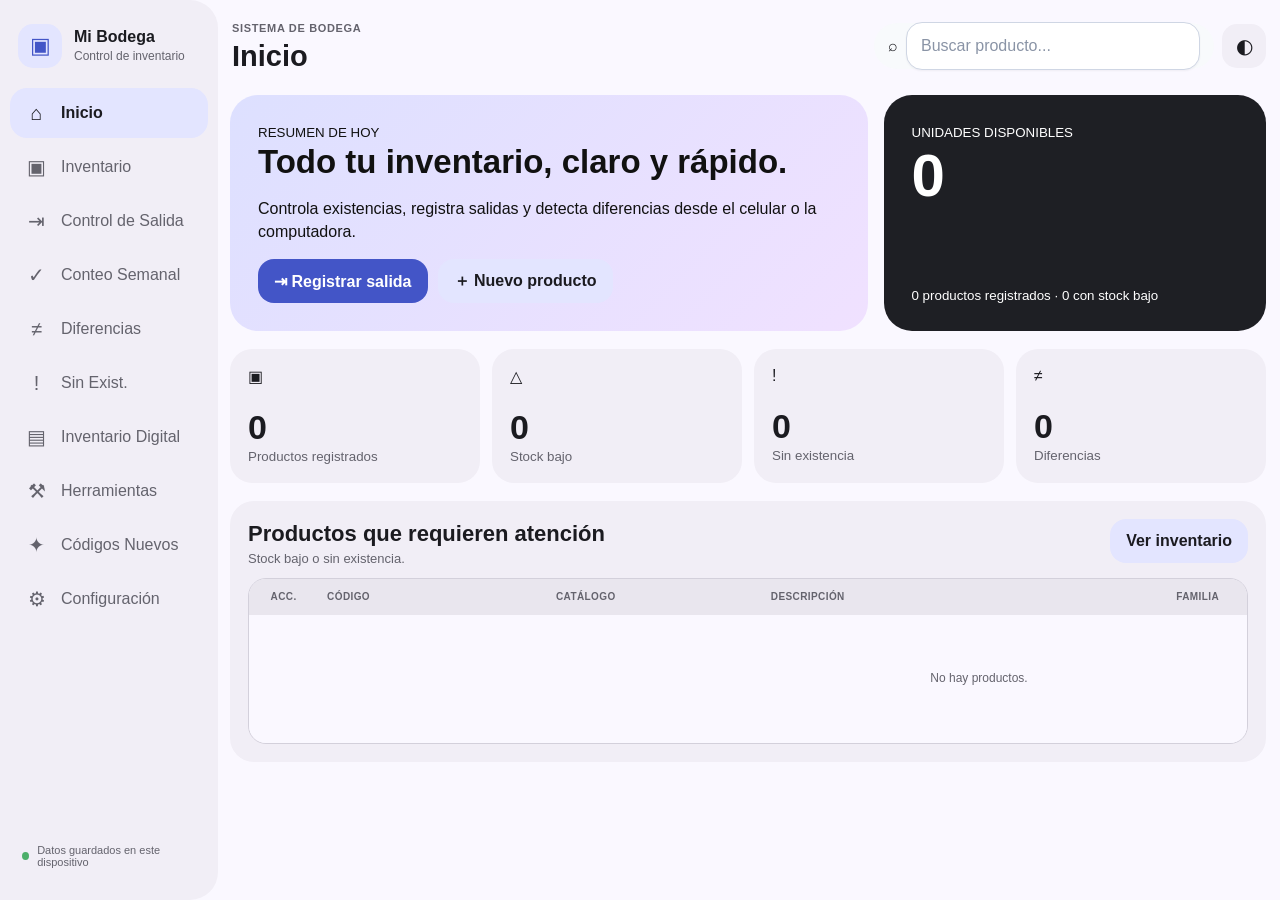
<file: index.html>
<!DOCTYPE html>
<html lang="es">
<head>
<meta charset="UTF-8">
<meta name="viewport" content="width=device-width, initial-scale=1, viewport-fit=cover">
<meta name="theme-color" content="#f7f5ff">
<title>Mi Bodega</title>
<link rel="stylesheet" href="styles.css">
  <link rel="manifest" href="manifest.webmanifest">
</head>
<body>
<div class="app">
  <aside class="sidebar" id="sidebar">
    <div class="brand">
      <div class="brand-icon">▣</div>
      <div><strong id="brandName">Mi Bodega</strong><small>Control de inventario</small></div>
    </div>
    <nav id="sideNav">
      <button class="nav active" data-page="inicio"><span>⌂</span>Inicio</button>
      <button class="nav" data-page="inventario"><span>▣</span>Inventario</button>
      <button class="nav" data-page="salida"><span>⇥</span>Control de Salida</button>
      <button class="nav" data-page="conteo"><span>✓</span>Conteo Semanal</button>
      <button class="nav" data-page="diferencias"><span>≠</span>Diferencias</button>
      <button class="nav" data-page="sinexist"><span>!</span>Sin Exist.</button>
      <button class="nav" data-page="digital"><span>▤</span>Inventario Digital</button>
      <button class="nav" data-page="herramientas"><span>⚒</span>Herramientas</button>
      <button class="nav" data-page="nuevos"><span>✦</span>Códigos Nuevos</button>
      <button class="nav" data-page="config"><span>⚙</span>Configuración</button>
    </nav>
    <div class="side-foot"><span class="dot"></span> Datos guardados en este dispositivo</div>
  </aside>

  <main class="main">
    <header class="topbar">
      <div class="title-wrap">
        <button class="icon-btn mobile-only" id="menuBtn">☰</button>
        <div><small>Sistema de bodega</small><h1 id="pageTitle">Inicio</h1></div>
      </div>
      <div class="top-actions">
        <div class="search"><span>⌕</span><input id="globalSearch" placeholder="Buscar producto..."></div>
        <button class="icon-btn" id="themeBtn">◐</button>
      </div>
    </header>
    <section id="content" class="content"></section>
  </main>
</div>

<nav class="bottom-nav">
  <button class="bottom active" data-page="inicio"><span>⌂</span><small>Inicio</small></button>
  <button class="bottom" data-page="inventario"><span>▣</span><small>Inventario</small></button>
  <button class="bottom" data-page="salida"><span>⇥</span><small>Salida</small></button>
  <button class="bottom" data-page="conteo"><span>✓</span><small>Conteo</small></button>
  <button class="bottom" id="moreBtn"><span>•••</span><small>Más</small></button>
</nav>

<div class="scrim" id="scrim"></div>

<dialog id="productDialog">
  <form id="productForm" class="dialog-card">
    <div class="dialog-head">
      <div><small>Inventario</small><h2 id="productDialogTitle">Agregar producto</h2></div>
      <button type="button" class="icon-btn" data-close="productDialog">×</button>
    </div>
    <div class="grid2">
      <label>Código<input id="pCode" required></label>
      <label>Catálogo<input id="pCatalog"></label>
    </div>
    <label>Descripción<input id="pName" required></label>
    <div class="grid2">
      <label>Familia<input id="pFamily" required></label>
      <label>Ubicación<input id="pLocation"></label>
    </div>
    <div class="grid4">
      <label>Exist.<input id="pStock" class="no-spinner" type="number" min="0" value="0" required></label>
      <label>Mín.<input id="pMin" class="no-spinner" type="number" min="0" value="0" required></label>
      <label>Máx.<input id="pMax" class="no-spinner" type="number" min="0" value="0" required></label>
      <label>Reposición<input id="pReorder" class="no-spinner locked-field" type="number" min="0" value="0" readonly title="Se calcula automáticamente: Máx. - Exist."></label>
    </div>
    <div class="dialog-actions">
      <button type="button" class="btn tonal" data-close="productDialog">Cancelar</button>
      <button class="btn primary" type="submit">Guardar</button>
    </div>
  </form>
</dialog>

<dialog id="productDetailDialog">
  <div class="dialog-card">
    <div class="dialog-head">
      <div><small>Detalle del producto</small><h2 id="pdTitle">Producto</h2></div>
      <button class="icon-btn" data-close="productDetailDialog">×</button>
    </div>
    <div id="pdContent" class="detail-list"></div>
    <div class="dialog-actions">
      <button class="btn tonal" id="editProductFromDetail">✎ Editar</button>
      <button class="btn primary" data-close="productDetailDialog">Cerrar</button>
    </div>
  </div>
</dialog>

<dialog id="movementDetailDialog">
  <div class="dialog-card">
    <div class="dialog-head">
      <div><small>Detalle de salida</small><h2 id="mdTitle">Salida</h2></div>
      <button class="icon-btn" data-close="movementDetailDialog">×</button>
    </div>
    <div id="mdContent" class="detail-list"></div>
    <div class="dialog-actions"><button class="btn primary" data-close="movementDetailDialog">Cerrar</button></div>
  </div>
</dialog>

<dialog id="editQtyDialog">
  <form id="editQtyForm" class="dialog-card">
    <div class="dialog-head">
      <div><small>Control de salida</small><h2>Editar cantidad</h2></div>
      <button type="button" class="icon-btn" data-close="editQtyDialog">×</button>
    </div>
    <div class="mini-summary">
      <div><small>Código</small><strong id="eqCode">—</strong></div>
      <div><small>Descripción</small><strong id="eqName">—</strong></div>
    </div>
    <label>Cantidad<input id="eqQty" class="no-spinner" type="number" min="1" step="1" required></label>
    <small id="eqInfo" class="hint"></small>
    <div class="notice">↔ Al cambiar la cantidad, el inventario se ajustará automáticamente.</div>
    <div class="dialog-actions">
      <button type="button" class="btn tonal" data-close="editQtyDialog">Cancelar</button>
      <button class="btn primary" type="submit">Actualizar</button>
    </div>
  </form>
</dialog>


<dialog id="createWeekDialog">
  <form id="createWeekForm" class="dialog-card">
    <div class="dialog-head">
      <div>
        <small>Conteo Semanal</small>
        <h2>Crear semana</h2>
      </div>
      <button type="button" class="icon-btn" data-close="createWeekDialog" aria-label="Cerrar">×</button>
    </div>

    <label>Nombre de la semana
      <input id="cwLabel" required placeholder="Ej. SEMANA 07/09/2026 - 13/09/2026">
    </label>

    <label>Responsable semanal
      <select id="cwResponsible" required>
        <option value="">Selecciona responsable...</option>
      </select>
    </label>

    <div class="notice">
      La tabla comenzará vacía. Después podrás importar códigos o traer productos desde Inventario.
    </div>

    <div class="dialog-actions">
      <button type="button" class="btn tonal" data-close="createWeekDialog">Cancelar</button>
      <button class="btn primary" type="submit">Crear semana</button>
    </div>
  </form>
</dialog>


<dialog id="digitalResponsibleDialog">
  <form id="digitalResponsibleForm" class="dialog-card">
    <div class="dialog-head">
      <div>
        <small>Inventario Digital</small>
        <h2>Responsable del conteo físico</h2>
      </div>
      <button type="button" class="icon-btn" data-close="digitalResponsibleDialog" aria-label="Cerrar">×</button>
    </div>

    <p class="hint">
      Antes de seleccionar una familia, asigna a la persona responsable de realizar el conteo físico.
    </p>

    <label>Responsable
      <select id="digitalResponsibleSelect" required>
        <option value="">Selecciona responsable...</option>
      </select>
    </label>

    <label>O escribir otro nombre
      <input id="digitalResponsibleCustom" type="text" placeholder="Nombre del responsable">
    </label>

    <div class="dialog-actions">
      <button type="button" class="btn tonal" data-close="digitalResponsibleDialog">Cancelar</button>
      <button class="btn primary" type="submit">Asignar responsable</button>
    </div>
  </form>
</dialog>

<div class="toast" id="toast"></div>
<script src="deploy-config.js"></script>
<script src="app.js"></script>
</body>
</html>
</file>
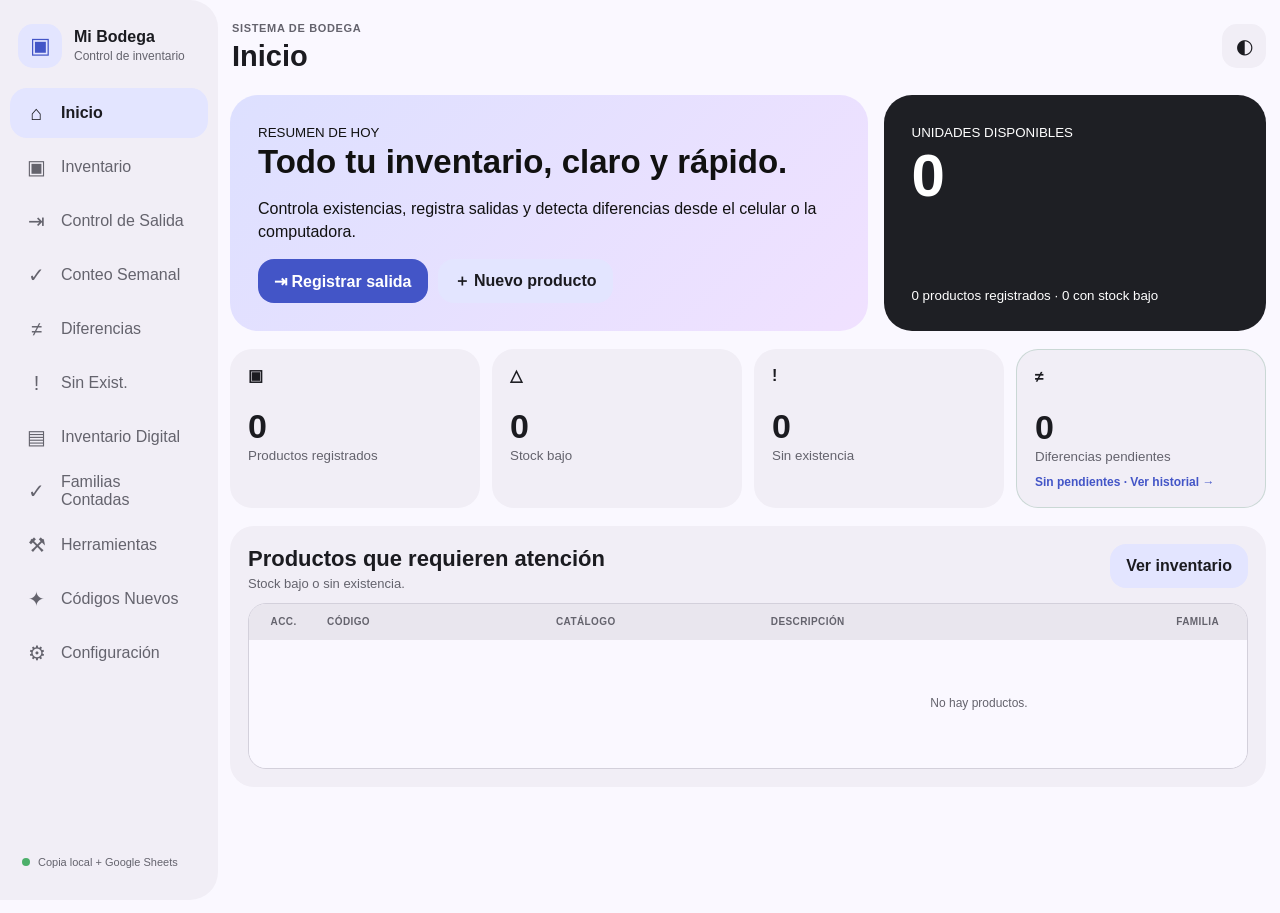
<file: public/index.html>
<!DOCTYPE html>
<html lang="es">
<head>
<meta charset="UTF-8">
<meta name="viewport" content="width=device-width, initial-scale=1, viewport-fit=cover">
<meta name="theme-color" content="#f7f5ff">
<title>Mi Bodega</title>
<link rel="stylesheet" href="styles.css">
  <link rel="manifest" href="/manifest.webmanifest">
</head>
<body>
<div class="app">
  <aside class="sidebar" id="sidebar">
    <div class="brand">
      <div class="brand-icon" id="brandIcon" aria-label="Logo de la bodega">▣</div>
      <div class="brand-copy"><strong id="brandName">Mi Bodega</strong><small>Control de inventario</small></div>
      <button type="button" class="drawer-close" id="drawerCloseBtn" aria-label="Cerrar menú" title="Cerrar menú">×</button>
    </div>
    <nav id="sideNav">
      <button class="nav active" data-page="inicio"><span>⌂</span>Inicio</button>
      <button class="nav" data-page="inventario"><span>▣</span>Inventario</button>
      <button class="nav" data-page="salida"><span>⇥</span>Control de Salida</button>
      <button class="nav" data-page="conteo"><span>✓</span>Conteo Semanal</button>
      <button class="nav" data-page="diferencias"><span>≠</span>Diferencias</button>
      <button class="nav" data-page="sinexist"><span>!</span>Sin Exist.</button>
      <button class="nav" data-page="digital"><span>▤</span>Inventario Digital</button>
      <button class="nav" data-page="familias"><span>✓</span>Familias Contadas <span class="nav-badge" id="familiesCountBadge">0</span></button>
      <button class="nav" data-page="herramientas"><span>⚒</span>Herramientas</button>
      <button class="nav" data-page="nuevos"><span>✦</span>Códigos Nuevos</button>
      <button class="nav" data-page="config"><span>⚙</span>Configuración</button>
    </nav>
    <div class="side-foot"><span class="dot"></span> Copia local + Google Sheets</div>
  </aside>

  <main class="main">
    <header class="topbar">
      <div class="title-wrap">
        <button class="icon-btn mobile-only" id="menuBtn">☰</button>
        <div><small>Sistema de bodega</small><h1 id="pageTitle">Inicio</h1></div>
      </div>
      <div class="top-actions">
        <div class="live-status-pill" id="liveStatusPill" title="Sincronización automática con Google Sheets" hidden>
          <span class="live-dot"></span><span id="liveStatusText">Auto Sync</span>
        </div>
        <div class="search" id="globalSearchWrap" hidden><span>⌕</span><input id="globalSearch" placeholder="Buscar producto..." autocomplete="off"></div>
        <button class="icon-btn" id="themeBtn">◐</button>
      </div>
    </header>
    <section id="content" class="content"></section>
  </main>
</div>

<nav class="bottom-nav">
  <button class="bottom active" data-page="inicio"><span>⌂</span><small>Inicio</small></button>
  <button class="bottom" data-page="inventario"><span>▣</span><small>Inventario</small></button>
  <button class="bottom" data-page="salida"><span>⇥</span><small>Salida</small></button>
  <button class="bottom" data-page="conteo"><span>✓</span><small>Conteo</small></button>
  <button class="bottom" id="moreBtn"><span>•••</span><small>Más</small></button>
</nav>

<div class="scrim" id="scrim"></div>

<dialog id="productDialog">
  <form id="productForm" class="dialog-card">
    <div class="dialog-head">
      <div><small>Inventario</small><h2 id="productDialogTitle">Agregar producto</h2></div>
      <button type="button" class="icon-btn" data-close="productDialog">×</button>
    </div>
    <div class="grid2">
      <label>Código<input id="pCode" required></label>
      <label>Catálogo<input id="pCatalog"></label>
    </div>
    <label>Descripción<input id="pName" required></label>
    <div class="grid2">
      <label>Familia<input id="pFamily" required></label>
      <label>Ubicación<input id="pLocation"></label>
    </div>
    <div class="grid4">
      <label>Exist.<input id="pStock" class="no-spinner" type="number" min="0" value="0" required></label>
      <label>Mín.<input id="pMin" class="no-spinner" type="number" min="0" value="0" required></label>
      <label>Máx.<input id="pMax" class="no-spinner" type="number" min="0" value="0" required></label>
      <label>Reposición<input id="pReorder" class="no-spinner locked-field" type="number" min="0" value="0" readonly title="Se calcula automáticamente: Máx. - Exist."></label>
    </div>
    <div class="dialog-actions">
      <button type="button" class="btn tonal" data-close="productDialog">Cancelar</button>
      <button class="btn primary" type="submit">Guardar</button>
    </div>
  </form>
</dialog>

<dialog id="productDetailDialog">
  <div class="dialog-card">
    <div class="dialog-head">
      <div><small>Detalle del producto</small><h2 id="pdTitle">Producto</h2></div>
      <button class="icon-btn" data-close="productDetailDialog">×</button>
    </div>
    <div id="pdContent" class="detail-list"></div>
    <div class="dialog-actions">
      <button class="btn tonal" id="editProductFromDetail">✎ Editar</button>
      <button class="btn primary" data-close="productDetailDialog">Cerrar</button>
    </div>
  </div>
</dialog>

<dialog id="movementDetailDialog">
  <div class="dialog-card">
    <div class="dialog-head">
      <div><small>Detalle de salida</small><h2 id="mdTitle">Salida</h2></div>
      <button class="icon-btn" data-close="movementDetailDialog">×</button>
    </div>
    <div id="mdContent" class="detail-list"></div>
    <div class="dialog-actions"><button class="btn primary" data-close="movementDetailDialog">Cerrar</button></div>
  </div>
</dialog>

<dialog id="editQtyDialog">
  <form id="editQtyForm" class="dialog-card">
    <div class="dialog-head">
      <div><small>Control de salida</small><h2>Editar cantidad</h2></div>
      <button type="button" class="icon-btn" data-close="editQtyDialog">×</button>
    </div>
    <div class="mini-summary">
      <div><small>Código</small><strong id="eqCode">—</strong></div>
      <div><small>Descripción</small><strong id="eqName">—</strong></div>
    </div>
    <label>Cantidad<input id="eqQty" class="no-spinner" type="number" min="1" step="1" required></label>
    <small id="eqInfo" class="hint"></small>
    <div class="notice">↔ Al cambiar la cantidad, el inventario se ajustará automáticamente.</div>
    <div class="dialog-actions">
      <button type="button" class="btn tonal" data-close="editQtyDialog">Cancelar</button>
      <button class="btn primary" type="submit">Actualizar</button>
    </div>
  </form>
</dialog>


<dialog id="createWeekDialog">
  <form id="createWeekForm" class="dialog-card">
    <div class="dialog-head">
      <div>
        <small>Conteo Semanal</small>
        <h2>Crear semana</h2>
      </div>
      <button type="button" class="icon-btn" data-close="createWeekDialog" aria-label="Cerrar">×</button>
    </div>

    <label>Nombre de la semana
      <input id="cwLabel" required placeholder="Ej. SEMANA 07/09/2026 - 13/09/2026">
    </label>

    <label>Responsable semanal
      <select id="cwResponsible" required>
        <option value="">Selecciona responsable...</option>
      </select>
    </label>

    <div class="notice">
      La tabla comenzará vacía. Después podrás importar códigos o traer productos desde Inventario.
    </div>

    <div class="dialog-actions">
      <button type="button" class="btn tonal" data-close="createWeekDialog">Cancelar</button>
      <button class="btn primary" type="submit">Crear semana</button>
    </div>
  </form>
</dialog>


<dialog id="digitalResponsibleDialog">
  <form id="digitalResponsibleForm" class="dialog-card">
    <div class="dialog-head">
      <div>
        <small>Inventario Digital</small>
        <h2>Responsable del conteo físico</h2>
      </div>
      <button type="button" class="icon-btn" data-close="digitalResponsibleDialog" aria-label="Cerrar">×</button>
    </div>

    <p class="hint">
      Antes de seleccionar una familia, asigna a la persona responsable de realizar el conteo físico.
    </p>

    <label>Responsable
      <select id="digitalResponsibleSelect" required>
        <option value="">Selecciona responsable...</option>
      </select>
    </label>

    <label>O escribir otro nombre
      <input id="digitalResponsibleCustom" type="text" placeholder="Nombre del responsable">
    </label>

    <div class="dialog-actions">
      <button type="button" class="btn tonal" data-close="digitalResponsibleDialog">Cancelar</button>
      <button class="btn primary" type="submit">Asignar responsable</button>
    </div>
  </form>
</dialog>

<dialog id="securityLoginDialog" class="security-login-dialog">
  <form id="securityLoginForm" class="dialog-card security-login-card">
    <div class="dialog-head">
      <div><small>V80 · Acceso seguro</small><h2>Ingresar a Mi Bodega</h2></div>
    </div>
    <div class="security-shield">🔐</div>
    <p class="hint">Este dispositivo necesita el PIN configurado en Netlify para conectarse con Google Sheets. El PIN no se guarda en el navegador.</p>
    <label>PIN de acceso
      <input id="securityPin" type="password" autocomplete="current-password" placeholder="Ingresa el PIN" required>
    </label>
    <div id="securityLoginMessage" class="security-login-message" aria-live="polite"></div>
    <div class="dialog-actions security-login-actions">
      <button type="button" class="btn tonal" id="securityLocalOnly">Continuar solo local</button>
      <button class="btn primary" type="submit" id="securityLoginSubmit">Entrar y sincronizar</button>
    </div>
  </form>
</dialog>

<div class="toast" id="toast"></div>
<script src="deploy-config.js"></script>
<script src="app.js"></script>
</body>
</html>
</file>
<file: styles.css>
:root{
 --primary:#4355c7;--primary-soft:#e3e5ff;--surface:#faf8ff;--card:#f1eef6;--card2:#e9e6ee;
 --text:#1b1b20;--muted:#64636d;--outline:#d3d0db;--danger:#b3261e;--ok:#176b36;--warn:#7a5400;
 --shadow:0 14px 34px rgba(20,20,35,.10);--safe:env(safe-area-inset-bottom,0px)
}
*{box-sizing:border-box}
html,body{margin:0;min-height:100%;font-family:Arial,Helvetica,sans-serif;background:var(--surface);color:var(--text)}
button,input,select{font:inherit}
button{border:0}
body.dark{--primary:#bac3ff;--primary-soft:#283a82;--surface:#121318;--card:#1e1f25;--card2:#2a2b32;--text:#ece8f0;--muted:#c7c4ce;--outline:#4d4d56}
.app{display:grid;grid-template-columns:260px 1fr;min-height:100dvh}
.sidebar{position:sticky;top:0;height:100dvh;padding:20px 14px;background:var(--card);border-radius:0 28px 28px 0;display:flex;flex-direction:column;z-index:30}
.brand{display:flex;align-items:center;gap:12px;padding:4px 8px 20px}
.brand-icon{width:44px;height:44px;border-radius:15px;background:var(--primary-soft);display:grid;place-items:center;font-size:22px;color:var(--primary)}
.brand strong{display:block}.brand small{color:var(--muted);font-size:12px}
.sidebar nav{display:flex;flex-direction:column;gap:4px}
.nav{height:50px;border-radius:17px;background:transparent;color:var(--muted);display:flex;align-items:center;gap:13px;padding:0 15px;text-align:left;cursor:pointer}
.nav span{width:23px;text-align:center;font-size:20px}
.nav.active{background:var(--primary-soft);color:var(--text);font-weight:700}
.side-foot{margin-top:auto;font-size:11px;color:var(--muted);padding:12px;display:flex;gap:8px;align-items:center}.dot{width:8px;height:8px;border-radius:50%;background:#4caf6a}
.main{min-width:0}.topbar{position:sticky;top:0;z-index:20;display:flex;justify-content:space-between;align-items:center;padding:18px 24px 12px;background:rgba(250,248,255,.90);backdrop-filter:blur(14px)}
.dark .topbar{background:rgba(18,19,24,.9)}
.title-wrap{display:flex;align-items:center;gap:10px}.title-wrap small{font-size:11px;text-transform:uppercase;color:var(--muted);font-weight:700;letter-spacing:.06em}
h1{font-size:29px;margin:4px 0 0}h2{margin:2px 0;font-size:22px}.top-actions{display:flex;align-items:center;gap:8px}
.search{width:min(340px,34vw);height:46px;background:var(--card);border-radius:23px;display:flex;align-items:center;gap:8px;padding:0 14px}
.search input{width:100%;border:0;background:transparent;outline:0;color:var(--text)}
.icon-btn{width:44px;height:44px;border-radius:15px;background:var(--card);color:var(--text);display:grid;place-items:center;cursor:pointer;font-size:20px}
.mobile-only{display:none}.content{max-width:1500px;margin:0 auto;padding:10px 24px 110px}
.hero{display:grid;grid-template-columns:1.25fr .75fr;gap:16px}.hero-a,.hero-b{border-radius:28px;padding:28px;min-height:210px}
.hero-a{background:linear-gradient(135deg,#dde0ff,#f0e1ff);color:#111}.hero-a h2{font-size:33px;max-width:650px}.hero-a p{max-width:650px;line-height:1.45}
.hero-b{background:#1e1f24;color:white;display:flex;flex-direction:column;justify-content:space-between}.big{font-size:60px;font-weight:800;letter-spacing:-.04em}
.actions{display:flex;gap:10px;flex-wrap:wrap}.btn{height:44px;border-radius:16px;padding:0 16px;font-weight:700;cursor:pointer;display:inline-flex;align-items:center;gap:7px;justify-content:center}
.btn.primary{background:var(--primary);color:white}.btn.tonal{background:var(--primary-soft);color:var(--text)}.btn.outline{background:transparent;border:1px solid var(--outline);color:var(--text)}
.stats{display:grid;grid-template-columns:repeat(4,1fr);gap:12px;margin:18px 0}.stat{background:var(--card);border-radius:22px;padding:18px}.stat b{font-size:34px;display:block;margin-top:22px}.stat small{color:var(--muted)}
.panel,.form-card{background:var(--card);border-radius:24px;padding:18px;margin-bottom:16px}.panel-head{display:flex;justify-content:space-between;gap:12px;align-items:center;margin-bottom:14px}.panel-head p{margin:4px 0 0;color:var(--muted);font-size:13px}
.table-wrap{overflow:auto;border-radius:17px;background:var(--surface);-webkit-overflow-scrolling:touch}table{border-collapse:collapse;width:100%;min-width:720px}th,td{padding:12px 13px;border-bottom:1px solid var(--card2);text-align:left;font-size:13px;white-space:nowrap}th{font-size:11px;text-transform:uppercase;letter-spacing:.04em;color:var(--muted);background:var(--card2)}tbody tr:last-child td{border-bottom:0}
.inventory-table{min-width:1160px}.movement-table{min-width:940px}.qty{font-weight:800}
.table-actions{display:flex;justify-content:center;align-items:center;gap:6px}.mini-action{width:34px;height:34px;border-radius:12px;background:var(--card2);color:var(--text);cursor:pointer;display:grid;place-items:center;font-size:17px}.mini-action:hover{background:var(--primary-soft)}
.inventory-table th:first-child,.inventory-table td:first-child{width:70px;text-align:center}.movement-table th:last-child,.movement-table td:last-child{width:90px;text-align:center}
.chip{display:inline-flex;align-items:center;justify-content:center;min-height:29px;border-radius:999px;padding:0 9px;font-size:10px;font-weight:800}.ok{background:#daf4df;color:#0b5125}.low{background:#fff0c8;color:#6c4b00}.zero{background:#ffdad6;color:#690005}.pending{background:#fff1cc;color:#684700;border:1px solid #eac268}.downloaded{background:#daf4df;color:#0b5125;border:1px solid #9bd3a7}
.order-input{width:112px;height:36px;border:1px solid #b9c3e3;border-radius:10px;background:var(--surface);color:var(--text);padding:0 9px;font-size:12px;outline:0}.order-input:focus{border-color:var(--primary);box-shadow:0 0 0 3px rgba(67,85,199,.12)}
.form-grid{display:grid;grid-template-columns:1fr 1fr;gap:13px}.grid2{display:grid;grid-template-columns:1fr 1fr;gap:12px}.grid4{display:grid;grid-template-columns:repeat(4,1fr);gap:10px}
label{display:flex;flex-direction:column;gap:6px;font-size:12px;font-weight:700;color:var(--muted)}input,select{height:48px;border:1px solid transparent;border-radius:14px;background:var(--surface);color:var(--text);padding:0 12px;outline:0}input:focus,select:focus{border-color:var(--primary);box-shadow:0 0 0 3px rgba(67,85,199,.12)}
.no-spinner{-moz-appearance:textfield;appearance:textfield}.no-spinner::-webkit-outer-spin-button,.no-spinner::-webkit-inner-spin-button{-webkit-appearance:none;margin:0}
.autocomplete{position:relative}.suggestions{position:absolute;top:76px;left:0;right:0;z-index:80;background:var(--surface);border:1px solid var(--outline);border-radius:16px;padding:6px;box-shadow:var(--shadow);max-height:270px;overflow:auto}.suggestion{width:100%;background:transparent;color:var(--text);border-radius:11px;display:flex;justify-content:space-between;align-items:center;padding:10px;text-align:left;cursor:pointer}.suggestion:hover{background:var(--primary-soft)}.suggestion small{display:block;color:var(--muted);margin-top:3px}.suggestion .stock{background:var(--card2);border-radius:999px;padding:5px 8px;font-weight:800}.hint{color:var(--muted);font-size:11px;line-height:1.35}
dialog{border:0;padding:0;background:transparent;width:min(92vw,560px)}dialog::backdrop{background:rgba(0,0,0,.35);backdrop-filter:blur(3px)}.dialog-card{background:var(--surface);border-radius:26px;padding:20px;box-shadow:var(--shadow);display:flex;flex-direction:column;gap:13px}.dialog-head{display:flex;justify-content:space-between;align-items:center}.dialog-head small{color:var(--muted);text-transform:uppercase;font-weight:800;font-size:10px;letter-spacing:.05em}.dialog-actions{display:flex;justify-content:flex-end;gap:8px;margin-top:5px}
.detail-list{display:grid;gap:8px}.detail-row{background:var(--card);border-radius:14px;padding:12px 13px;display:flex;justify-content:space-between;gap:12px}.detail-row span{font-size:12px;color:var(--muted)}.detail-row strong{text-align:right}.mini-summary{display:grid;grid-template-columns:1fr 1fr;gap:9px}.mini-summary div{background:var(--card);border-radius:14px;padding:12px}.mini-summary small{display:block;color:var(--muted);font-size:10px;text-transform:uppercase}.mini-summary strong{display:block;margin-top:4px;overflow:hidden;text-overflow:ellipsis;white-space:nowrap}.notice{padding:11px 13px;border-radius:14px;background:var(--primary-soft);font-size:12px;line-height:1.4}
.quick-grid{display:grid;grid-template-columns:repeat(3,1fr);gap:12px}.quick{background:var(--card);border-radius:20px;padding:18px;text-align:left;color:var(--text);cursor:pointer}.quick b{display:block;margin-top:20px}.quick small{display:block;color:var(--muted);margin-top:5px;line-height:1.4}
.setting{display:flex;justify-content:space-between;gap:12px;align-items:center;padding:14px 0;border-bottom:1px solid var(--card2)}.setting:last-child{border:0}.setting p{margin:3px 0 0;color:var(--muted);font-size:12px}.list-editor{display:flex;gap:7px;flex-wrap:wrap;margin-top:8px}.tag{background:var(--primary-soft);border-radius:999px;padding:7px 10px;font-size:12px;display:inline-flex;gap:7px;align-items:center}.tag button{background:transparent;color:var(--text);cursor:pointer}
.empty{text-align:center;padding:45px 15px;color:var(--muted)}
.toast{position:fixed;left:50%;bottom:24px;transform:translate(-50%,16px);opacity:0;pointer-events:none;background:var(--text);color:var(--surface);padding:11px 15px;border-radius:14px;z-index:100;transition:.2s;box-shadow:var(--shadow)}.toast.show{opacity:1;transform:translate(-50%,0)}
.bottom-nav{display:none}.scrim{display:none}
@media(max-width:1050px){.app{grid-template-columns:88px 1fr}.sidebar{align-items:center}.brand>div:last-child,.nav:not(.active){ }.brand div:last-child{display:none}.nav{width:58px;padding:0;justify-content:center}.nav:not(.active){ }.nav{font-size:0}.nav span{font-size:20px}.side-foot{display:none}.stats{grid-template-columns:repeat(2,1fr)}}
@media(max-width:760px){
 body{padding-bottom:calc(78px + var(--safe))}.app{display:block}.sidebar{position:fixed;left:0;top:0;bottom:0;width:min(84vw,310px);height:100dvh;transform:translateX(-105%);transition:.22s;align-items:stretch;box-shadow:var(--shadow);z-index:60}.sidebar.open{transform:translateX(0)}.brand div:last-child{display:block}.nav{width:100%;font-size:14px;padding:0 15px;justify-content:flex-start}.nav span{font-size:20px}.side-foot{display:flex}.scrim.show{display:block;position:fixed;inset:0;background:rgba(0,0,0,.3);z-index:50}.topbar{padding:12px 12px 62px}.mobile-only{display:grid}.title-wrap small{display:none}h1{font-size:24px}.search{position:absolute;left:12px;right:12px;top:67px;width:auto}.content{padding:8px 12px 24px}.hero{grid-template-columns:1fr}.hero-a,.hero-b{min-height:0;padding:22px}.hero-a h2{font-size:28px}.big{font-size:48px}.stats{grid-template-columns:1fr 1fr;gap:9px}.stat{padding:15px}.stat b{font-size:28px}.form-grid,.grid2,.grid4{grid-template-columns:1fr}.quick-grid{grid-template-columns:1fr}.bottom-nav{display:grid;grid-template-columns:repeat(5,1fr);position:fixed;z-index:45;left:7px;right:7px;bottom:calc(7px + var(--safe));height:68px;background:rgba(241,238,246,.96);backdrop-filter:blur(14px);border-radius:22px;padding:5px;box-shadow:var(--shadow)}.dark .bottom-nav{background:rgba(30,31,37,.96)}.bottom{background:transparent;color:var(--muted);border-radius:16px;display:flex;flex-direction:column;align-items:center;justify-content:center;gap:1px}.bottom span{font-size:21px}.bottom small{font-size:9px}.bottom.active{background:var(--primary-soft);color:var(--text);font-weight:800}.toast{bottom:calc(91px + var(--safe));max-width:90vw}.movement-table{min-width:900px}.inventory-table{min-width:1120px}
}
@media(max-width:390px){.stats{grid-template-columns:1fr}}


/* Acciones de Registrar salida: detalle, editar cantidad y eliminar */
.movement-actions{
  min-width:116px;
}
.delete-action:hover{
  background:#ffdad6;
  color:#690005;
}
.movement-table th:last-child,
.movement-table td:last-child{
  width:126px;
}
@media(max-width:760px){
  .movement-actions{
    min-width:108px;
  }
  .movement-table th:last-child,
  .movement-table td:last-child{
    width:118px;
  }
}


/* Bloqueo de N. de Orden */
.order-cell{
  display:flex;
  align-items:center;
  justify-content:center;
  gap:6px;
}
.order-input.order-locked{
  background:var(--card2);
  border-color:var(--outline);
  color:var(--muted);
  cursor:not-allowed;
  padding-right:8px;
}
.order-lock-mark{
  font-size:14px;
  line-height:1;
}
.lock-action{
  font-size:15px;
}
.lock-action.unlock-ready{
  background:var(--primary-soft);
  color:var(--text);
}
.lock-action:disabled{
  opacity:.35;
  cursor:not-allowed;
}
.movement-actions{
  min-width:154px;
}
.movement-table th:last-child,
.movement-table td:last-child{
  width:164px;
}
@media(max-width:760px){
  .movement-actions{
    min-width:148px;
  }
  .movement-table th:last-child,
  .movement-table td:last-child{
    width:158px;
  }
}


/* Corrección V13: desbloqueo funcional de N. de Orden */
.lock-action.unlock-ready{
  cursor:pointer;
  background:#e3e5ff;
  color:#1f327e;
}
.dark .lock-action.unlock-ready{
  background:var(--primary-soft);
  color:var(--text);
}
.lock-action.unlock-ready:hover{
  transform:translateY(-1px);
  box-shadow:0 5px 12px rgba(40,50,120,.16);
}
.order-input:not(.order-locked){
  cursor:text;
}


/* Conteo Semanal editable */
.weekly-table{min-width:1120px}
.weekly-table th:nth-child(5),.weekly-table td:nth-child(5),
.weekly-table th:nth-child(6),.weekly-table td:nth-child(6),
.weekly-table th:nth-child(7),.weekly-table td:nth-child(7),
.weekly-table th:nth-child(8),.weekly-table td:nth-child(8){
  text-align:center;vertical-align:middle
}
.weekly-physical{
  width:96px;height:38px;text-align:center;font-weight:800;
  border:1px solid var(--outline);border-radius:11px;background:var(--surface)
}
.weekly-physical:focus{border-color:var(--primary);box-shadow:0 0 0 3px rgba(67,85,199,.12)}
.weekly-obs{
  width:190px;height:38px;border:1px solid var(--outline);
  border-radius:11px;background:var(--surface)
}
.weekly-diff{min-width:58px}
@media(max-width:760px){
  .weekly-table{min-width:1070px}
  .weekly-obs{width:170px}
}


/* Estados del Conteo Semanal */
.chip.count-balanced{
  background:#daf4df;
  color:#0b5125;
  border:1px solid #9bd3a7;
}
.chip.count-surplus{
  background:#dcecff;
  color:#174b7a;
  border:1px solid #9fc6ef;
}
.chip.count-shortage{
  background:#ffdad6;
  color:#690005;
  border:1px solid #efaaa4;
}


/* Barra avanzada de Conteo Semanal */
.weekly-head{
  align-items:flex-start;
  flex-wrap:wrap;
}
.weekly-toolbar{
  display:flex;
  align-items:center;
  justify-content:flex-end;
  gap:8px;
  flex-wrap:wrap;
}
.drop-wrap{
  position:relative;
}
.toolbar-btn{
  height:42px;
  padding:0 14px;
  border-radius:15px;
  border:1px solid var(--outline);
  background:var(--surface);
  color:var(--text);
  font-weight:700;
  cursor:pointer;
  display:flex;
  align-items:center;
  gap:7px;
  box-shadow:0 2px 7px rgba(25,25,35,.03);
}
.toolbar-btn:hover{
  background:var(--primary-soft);
}
.drop-menu{
  position:absolute;
  z-index:120;
  right:0;
  top:49px;
  width:310px;
  max-height:min(70vh,520px);
  overflow:auto;
  padding:9px;
  border-radius:18px;
  background:var(--surface);
  border:1px solid var(--outline);
  box-shadow:0 18px 42px rgba(25,25,35,.17);
}
.drop-menu label{
  margin:7px 0 10px;
}
.drop-menu select,
.drop-menu input{
  height:44px;
  border:1px solid var(--outline);
}
.compact-menu{
  width:270px;
}
.print-menu{
  width:320px;
}
.action-menu{
  width:300px;
}
.menu-title{
  padding:8px 8px 12px;
  border-bottom:1px solid var(--card2);
  margin-bottom:5px;
}
.menu-title b{
  display:block;
}
.menu-title small{
  display:block;
  margin-top:4px;
  color:var(--muted);
  font-size:11px;
}
.menu-line{
  width:100%;
  min-height:42px;
  padding:9px 11px;
  border-radius:13px;
  background:transparent;
  color:var(--text);
  text-align:left;
  cursor:pointer;
  display:flex;
  align-items:center;
  gap:9px;
  border:1px solid transparent;
}
.menu-line:hover{
  background:var(--primary-soft);
}
.menu-line:disabled{
  opacity:.38;
  cursor:not-allowed;
}
.menu-line.primary-line{
  background:#3564e8;
  color:white;
  font-weight:800;
}
.menu-line.primary-line:hover{
  filter:brightness(.97);
}
.menu-line.rich{
  justify-content:flex-start;
}
.menu-line.rich > span{
  flex:1;
  min-width:0;
}
.menu-line.rich b{
  display:block;
  font-size:13px;
}
.menu-line.rich small{
  display:block;
  margin-top:3px;
  color:var(--muted);
  font-size:10px;
  white-space:normal;
}
.menu-line.rich:disabled small{
  color:inherit;
}
@media(max-width:760px){
  .weekly-toolbar{
    width:100%;
    justify-content:flex-start;
    display:grid;
    grid-template-columns:1fr 1fr;
  }
  .toolbar-btn{
    width:100%;
    justify-content:center;
  }
  .drop-wrap{
    position:static;
  }
  .drop-menu{
    position:fixed;
    left:12px;
    right:12px;
    top:auto;
    bottom:calc(88px + var(--safe));
    width:auto;
    max-height:62vh;
    z-index:130;
  }
  .compact-menu,.print-menu,.action-menu{
    width:auto;
  }
}


/* Flujo de semana obligatoria */
.toolbar-btn:disabled{
  opacity:.38;
  cursor:not-allowed;
  background:var(--card);
}
.weekly-panel .empty{
  line-height:1.65;
}
#createWeekDialog .notice{
  margin-top:2px;
}


/* Productos exclusivos del Conteo Semanal */
.weekly-meta-input{
  width:135px;
  height:36px;
  border:1px dashed var(--outline);
  border-radius:10px;
  background:var(--surface);
  color:var(--text);
  padding:0 9px;
  font-size:11px;
}
.weekly-desc-input{
  width:185px;
}
.weekly-extra-stock{
  width:76px;
  height:36px;
  text-align:center;
  border:1px dashed var(--outline);
  border-radius:10px;
  background:var(--surface);
  color:var(--text);
  font-weight:800;
}
.weekly-meta-input:focus,
.weekly-extra-stock:focus{
  border-style:solid;
  border-color:var(--primary);
  box-shadow:0 0 0 3px rgba(67,85,199,.10);
}


/* Inventario Digital por familia */
.digital-head{
  align-items:flex-start;
  flex-wrap:wrap;
}
.digital-tools{
  display:flex;
  align-items:center;
  justify-content:flex-end;
  gap:8px;
  flex-wrap:wrap;
}
.digital-family-select{
  min-width:190px;
  height:42px;
  border:1px solid var(--outline);
  border-radius:14px;
  background:var(--surface);
}
.digital-search{
  width:230px;
  height:42px;
  border:1px solid var(--outline);
  border-radius:14px;
  background:var(--surface);
  display:flex;
  align-items:center;
  gap:7px;
  padding:0 11px;
}
.digital-search input{
  width:100%;
  height:auto;
  padding:0;
  border:0;
  background:transparent;
  box-shadow:none;
}
.digital-search input:focus{
  box-shadow:none;
}
.digital-condition-panel{
  max-width:420px;
  margin:0 0 14px auto;
  padding:14px;
  border-radius:18px;
  border:1px solid var(--outline);
  background:var(--surface);
  box-shadow:var(--shadow);
}
.condition-head{
  display:flex;
  align-items:flex-start;
  justify-content:space-between;
  gap:10px;
  margin-bottom:10px;
}
.condition-head b{display:block}
.condition-head small{
  display:block;
  margin-top:3px;
  color:var(--muted);
  font-size:11px;
}
.icon-btn.tiny{
  width:32px;height:32px;border-radius:10px;
}
.condition-values{
  display:grid;
  grid-template-columns:1fr 1fr;
  gap:9px;
}
.digital-table{
  min-width:1150px;
}
.digital-table th:first-child,
.digital-table td:first-child{
  width:68px;
  text-align:center;
}
.digital-table th:nth-child(6),
.digital-table td:nth-child(6),
.digital-table th:nth-child(7),
.digital-table td:nth-child(7),
.digital-table th:nth-child(9),
.digital-table td:nth-child(9){
  text-align:center;
  vertical-align:middle;
}
.digital-physical{
  width:94px;
  height:38px;
  text-align:center;
  font-weight:800;
  border:1px solid var(--outline);
  border-radius:11px;
  background:var(--surface);
}
.digital-obs{
  width:185px;
  height:38px;
  border:1px solid var(--outline);
  border-radius:11px;
  background:var(--surface);
}
@media(max-width:760px){
  .digital-tools{
    width:100%;
    display:grid;
    grid-template-columns:1fr;
  }
  .digital-family-select,.digital-search,.digital-tools .toolbar-btn{
    width:100%;
  }
  .digital-condition-panel{
    max-width:none;
    margin:0 0 14px 0;
  }
  .condition-values{
    grid-template-columns:1fr;
  }
  .digital-table{
    min-width:1090px;
  }
}


/* V21 - Filtro de Inventario Digital como desplegable */
.digital-filter-wrap{position:relative}
.digital-filter-menu{
  width:330px;
  top:49px;
  right:0;
  left:auto;
  padding:10px;
  max-height:min(72vh,520px);
  overflow:auto;
}
.digital-filter-menu label{margin:7px 0 9px}
.digital-filter-menu select,
.digital-filter-menu input{height:42px;border:1px solid var(--outline)}
.digital-filter-actions{
  display:grid;
  grid-template-columns:1fr;
  gap:6px;
  margin-top:7px;
}
.digital-filter-actions .primary-line{justify-content:center}
.digital-condition-panel{display:none!important}
@media(max-width:760px){
  .digital-filter-wrap{position:static}
  .digital-filter-menu{
    position:fixed;
    left:12px;
    right:12px;
    bottom:calc(88px + var(--safe));
    top:auto;
    width:auto;
    max-height:62vh;
    z-index:140;
  }
}


/* V22 - Diferencias tomadas de Inventario Digital */
.differences-head{align-items:flex-start}
.counted-family-bar{
  display:flex;
  align-items:center;
  gap:7px;
  flex-wrap:wrap;
  margin:-2px 0 14px;
}
.counted-family-label{
  font-size:12px;
  font-weight:800;
  color:var(--muted);
}
.counted-family-chip{
  display:inline-flex;
  align-items:center;
  min-height:30px;
  padding:0 10px;
  border-radius:999px;
  background:var(--primary-soft);
  color:var(--text);
  font-size:11px;
  font-weight:750;
}
.differences-digital-table{min-width:930px}
.differences-digital-table th:nth-child(5),
.differences-digital-table td:nth-child(5),
.differences-digital-table th:nth-child(6),
.differences-digital-table td:nth-child(6),
.differences-digital-table th:nth-child(7),
.differences-digital-table td:nth-child(7),
.differences-digital-table th:nth-child(8),
.differences-digital-table td:nth-child(8){
  text-align:center;
  vertical-align:middle;
}
@media(max-width:760px){
  .differences-digital-table{min-width:900px}
}


/* V23 - Fecha y hora de detección de diferencias */
.differences-digital-table{min-width:1120px}
.differences-digital-table th:first-child,
.differences-digital-table td:first-child,
.differences-digital-table th:nth-child(2),
.differences-digital-table td:nth-child(2){
  white-space:nowrap;
}
@media(max-width:760px){
  .differences-digital-table{min-width:1080px}
}


/* V24 - Responsable obligatorio en Inventario Digital */
.responsible-btn{
  max-width:260px;
  overflow:hidden;
  text-overflow:ellipsis;
  white-space:nowrap;
}
#digitalResponsibleDialog .hint{
  margin:0 0 4px;
  line-height:1.5;
}
.differences-digital-table{
  min-width:1240px;
}
@media(max-width:760px){
  .responsible-btn{
    width:100%;
    max-width:none;
  }
  .differences-digital-table{
    min-width:1180px;
  }
}


/* V25 - Cerrar familia y acciones de Diferencias */
.close-family-btn{
  background:#3564e8;
  color:white;
  border-color:transparent;
}
.close-family-btn:disabled{
  background:var(--card);
  color:var(--muted);
}
.difference-actions{
  min-width:78px;
}
.review-action:hover{
  background:var(--primary-soft);
}
.adjust-action:hover{
  background:#daf4df;
  color:#0b5125;
}
.differences-digital-table{
  min-width:1320px;
}
.differences-digital-table th:last-child,
.differences-digital-table td:last-child{
  text-align:center;
  width:92px;
}
@media(max-width:760px){
  .close-family-btn{width:100%}
  .differences-digital-table{min-width:1260px}
}


/* V26 - Google Sheets como base de datos */
.cloud-db-card{
  margin-top:18px;
  padding:18px;
  border:1px solid var(--outline);
  border-radius:22px;
  background:var(--surface);
}
.cloud-db-head{
  display:flex;
  align-items:flex-start;
  justify-content:space-between;
  gap:14px;
  margin-bottom:15px;
}
.cloud-db-head small{
  font-size:10px;
  font-weight:900;
  letter-spacing:.09em;
  color:var(--primary);
}
.cloud-db-head h3{
  margin:3px 0 2px;
  font-size:20px;
}
.cloud-db-head p{
  margin:0;
  color:var(--muted);
  font-size:12px;
}
.cloud-status{
  display:flex;
  align-items:center;
  gap:7px;
  min-height:34px;
  padding:0 11px;
  border:1px solid var(--outline);
  border-radius:999px;
  font-size:11px;
  font-weight:800;
  white-space:nowrap;
}
.cloud-dot{
  width:9px;
  height:9px;
  border-radius:50%;
  background:#9aa0a6;
}
.cloud-dot.ok{background:#1e8e3e}
.cloud-dot.error{background:#d93025}
.cloud-dot.syncing{background:#f9ab00;animation:cloudPulse 1s infinite alternate}
.cloud-dot.local{background:#80868b}
@keyframes cloudPulse{to{opacity:.35}}
.cloud-grid{
  display:grid;
  grid-template-columns:1fr 280px;
  gap:10px;
}
.cloud-check{
  display:flex;
  align-items:flex-start;
  gap:10px;
  margin-top:12px;
  padding:11px 12px;
  border:1px solid var(--outline);
  border-radius:14px;
  cursor:pointer;
}
.cloud-check input{
  width:18px;
  height:18px;
  margin-top:2px;
}
.cloud-check span{display:block}
.cloud-check b{display:block;font-size:12px}
.cloud-check small{display:block;color:var(--muted);margin-top:2px;font-size:10px}
.cloud-actions{
  display:flex;
  flex-wrap:wrap;
  gap:8px;
  margin-top:14px;
}
.danger-soft{
  background:rgba(217,48,37,.08);
  color:#b3261e;
}
.cloud-help{
  margin-top:14px;
  padding:12px 13px;
  border-radius:14px;
  background:var(--primary-soft);
  font-size:11px;
  line-height:1.55;
}
.cloud-help p{margin:4px 0 0}
@media(max-width:760px){
  .cloud-db-head{flex-direction:column}
  .cloud-grid{grid-template-columns:1fr}
  .cloud-status{width:100%;justify-content:center}
  .cloud-actions{display:grid;grid-template-columns:1fr}
  .cloud-actions .btn{width:100%}
}


/* V27 - Importador de Inventario TXT */
.import-inventory-tool{
  position:relative;
  min-height:142px;
}
.quick-note{
  display:block;
  margin-top:7px;
  padding:6px 8px;
  border-radius:10px;
  background:var(--primary-soft);
  color:var(--text);
  font-size:10px;
  line-height:1.35;
}
.import-help{
  margin-top:14px;
  padding:13px 14px;
  border:1px solid var(--outline);
  border-radius:16px;
  background:var(--surface);
  font-size:11px;
  line-height:1.55;
}
.import-help b{display:block;margin-bottom:3px}
.import-help p{margin:0;color:var(--muted)}


/* V29 - Códigos Nuevos */
.newcodes-head{align-items:flex-start;flex-wrap:wrap}
.newcodes-note{
  margin-bottom:14px;padding:12px 14px;border:1px solid var(--outline);
  border-radius:16px;background:var(--primary-soft);font-size:11px;line-height:1.55
}
.newcodes-note b{display:block;margin-bottom:3px}
.newcodes-table{min-width:1040px}
.pending-base-input,.pending-base-number{
  height:38px;border:1px solid var(--outline);border-radius:10px;
  background:var(--surface);color:var(--text);padding:0 9px;font-size:11px
}
.pending-base-input{width:135px}
.pending-desc{width:260px}
.pending-base-number{width:78px;text-align:center;font-weight:800}
.save-new-base{background:var(--primary-soft)}
@media(max-width:760px){
  .newcodes-head .actions{width:100%;display:grid;grid-template-columns:1fr}
  .newcodes-head .actions .btn{width:100%}
  .newcodes-table{min-width:1000px}
}


/* V30 - Catálogo opcional + guardado local primero */
#baseQueueStatus{font-weight:800}
#syncBaseQueueNow{white-space:nowrap}
.pending-base-input::placeholder{color:var(--muted)}


/* V31 - confirmación de escritura BASE_PRODUCTOS */
#testBaseWriteSupport{white-space:nowrap}


/* V32 - Sin Existencia con fecha/hora */
.stockout-table{min-width:1280px}
.stockout-table th:nth-child(2),
.stockout-table td:nth-child(2),
.stockout-table th:nth-child(3),
.stockout-table td:nth-child(3){
  white-space:nowrap;
}
.stockout-table th:nth-child(8),
.stockout-table td:nth-child(8),
.stockout-table th:nth-child(9),
.stockout-table td:nth-child(9),
.stockout-table th:nth-child(10),
.stockout-table td:nth-child(10),
.stockout-table th:nth-child(11),
.stockout-table td:nth-child(11){
  text-align:center;
}
#printDigitalFamilyBtn{white-space:nowrap}
@media(max-width:760px){
  .stockout-table{min-width:1220px}
  #printDigitalFamilyBtn{width:100%}
}
\n\n/* V34 CENTRAL */\n.central-staff-setting p{margin:4px 0 8px;color:var(--muted);font-size:11px}\n.central-staff-setting b{display:block}\n#cloudProxy:checked + span b{font-weight:900}\n


/* =========================
   V35 - MODALES MEJORADOS
   ========================= */

/* Centrado y tamaño general */
dialog{
  padding:0;
  border:0;
  background:transparent;
  width:auto !important;
  max-width:none !important;
}
dialog[open]{
  display:flex;
  align-items:center;
  justify-content:center;
}
dialog::backdrop{
  background:rgba(15,23,42,.38);
  backdrop-filter:blur(4px);
}

/* Tarjeta general del modal */
.dialog-card{
  width:min(860px, calc(100vw - 28px)) !important;
  max-width:min(860px, calc(100vw - 28px)) !important;
  max-height:88vh;
  overflow:auto;
  box-sizing:border-box;
  border-radius:28px;
  padding:0 !important;
  gap:0 !important;
  box-shadow:0 28px 70px rgba(0,0,0,.18);
}
.dialog-card > *{
  min-width:0;
}
.dialog-head{
  padding:20px 22px 14px !important;
  margin:0 !important;
  position:sticky;
  top:0;
  z-index:2;
  background:var(--surface);
  border-bottom:1px solid var(--outline);
}
.dialog-head h2{
  margin-top:2px;
}

/* Cuerpo interno para formularios sin que se desborde */
#productForm > .grid2,
#productForm > .grid4,
#productForm > label,
#productForm > .dialog-actions,
#editQtyForm > .mini-summary,
#editQtyForm > label,
#editQtyForm > .hint,
#editQtyForm > .notice,
#editQtyForm > .dialog-actions,
#createWeekForm > label,
#createWeekForm > .dialog-actions,
#digitalResponsibleForm > label,
#digitalResponsibleForm > .dialog-actions{
  padding-left:22px;
  padding-right:22px;
}

#productForm > label,
#editQtyForm > label,
#createWeekForm > label,
#digitalResponsibleForm > label{
  margin-top:14px;
}

#productForm .grid2,
#productForm .grid4{
  margin-top:14px;
}

.grid2,
.grid4{
  min-width:0;
}
.grid2{
  grid-template-columns:repeat(2, minmax(0, 1fr)) !important;
  gap:14px !important;
}
.grid4{
  grid-template-columns:repeat(4, minmax(0, 1fr)) !important;
  gap:12px !important;
}

label{
  min-width:0;
}
label input,
label select,
label textarea,
.dialog-card input,
.dialog-card select,
.dialog-card textarea{
  width:100% !important;
  min-width:0 !important;
  box-sizing:border-box;
}

.dialog-actions{
  display:flex;
  justify-content:flex-end;
  gap:12px !important;
  margin-top:18px !important;
  padding-top:16px;
  padding-bottom:20px;
  border-top:1px solid var(--outline);
  background:var(--surface);
  position:sticky;
  bottom:0;
}
.dialog-actions .btn,
.dialog-actions button{
  min-width:120px;
}

/* Botón X */
.icon-btn{
  flex:0 0 auto;
}

/* Ajustes específicos del modal Agregar producto */
#productDialog .dialog-card{
  width:min(900px, calc(100vw - 28px)) !important;
  max-width:min(900px, calc(100vw - 28px)) !important;
}
#productForm .grid4 label{
  text-align:left;
}

/* Evitar scroll horizontal feo */
html, body{
  overflow-x:hidden;
}
dialog, .dialog-card, .grid2, .grid4, label, input, select, textarea{
  max-width:100%;
}

/* Tablet */
@media (max-width: 900px){
  .dialog-card{
    width:min(760px, calc(100vw - 22px)) !important;
    max-width:min(760px, calc(100vw - 22px)) !important;
    max-height:90vh;
    border-radius:24px;
  }
  #productDialog .dialog-card{
    width:min(760px, calc(100vw - 22px)) !important;
    max-width:min(760px, calc(100vw - 22px)) !important;
  }
  .grid4{
    grid-template-columns:repeat(2, minmax(0, 1fr)) !important;
  }
}

/* Móvil */
@media (max-width: 640px){
  dialog[open]{
    align-items:flex-end;
  }
  .dialog-card{
    width:calc(100vw - 10px) !important;
    max-width:calc(100vw - 10px) !important;
    max-height:92vh;
    border-radius:24px 24px 0 0;
  }
  #productDialog .dialog-card{
    width:calc(100vw - 10px) !important;
    max-width:calc(100vw - 10px) !important;
  }
  .dialog-head{
    padding:18px 16px 12px !important;
  }
  #productForm > .grid2,
  #productForm > .grid4,
  #productForm > label,
  #productForm > .dialog-actions,
  #editQtyForm > .mini-summary,
  #editQtyForm > label,
  #editQtyForm > .hint,
  #editQtyForm > .notice,
  #editQtyForm > .dialog-actions,
  #createWeekForm > label,
  #createWeekForm > .dialog-actions,
  #digitalResponsibleForm > label,
  #digitalResponsibleForm > .dialog-actions{
    padding-left:16px;
    padding-right:16px;
  }
  .grid2,
  .grid4{
    grid-template-columns:1fr !important;
    gap:12px !important;
  }
  .dialog-actions{
    flex-direction:column-reverse;
    align-items:stretch;
  }
  .dialog-actions .btn,
  .dialog-actions button{
    width:100%;
    min-width:unset;
  }
}



/* ==========================================
   V36 - CAMPOS VISIBLES EN TODO EL SISTEMA
   ========================================== */

:root{
  --field-bg:#ffffff;
  --field-bg-soft:#f8fafc;
  --field-border:#cfd6e4;
  --field-border-strong:#b8c3d7;
  --field-text:#111827;
  --field-placeholder:#8a94a6;
  --field-shadow:0 1px 2px rgba(16,24,40,.05);
  --field-focus-shadow:0 0 0 4px rgba(67,85,199,.14);
}

input:not([type="checkbox"]):not([type="radio"]):not([type="range"]),
select,
textarea{
  appearance:none;
  -webkit-appearance:none;
  width:100%;
  min-width:0;
  box-sizing:border-box;
  min-height:46px;
  padding:12px 14px;
  border-radius:16px;
  border:1.5px solid var(--field-border) !important;
  background:var(--field-bg) !important;
  color:var(--field-text) !important;
  box-shadow:var(--field-shadow);
  outline:none;
  transition:border-color .18s ease, box-shadow .18s ease, background-color .18s ease, transform .18s ease;
}

select{
  padding-right:40px;
  background-image:
    linear-gradient(45deg, transparent 50%, #667085 50%),
    linear-gradient(135deg, #667085 50%, transparent 50%);
  background-position:
    calc(100% - 20px) calc(50% - 2px),
    calc(100% - 15px) calc(50% - 2px);
  background-size:5px 5px, 5px 5px;
  background-repeat:no-repeat;
}

textarea{
  min-height:100px;
  resize:vertical;
}

input::placeholder,
textarea::placeholder{
  color:var(--field-placeholder) !important;
  opacity:1;
}

input:hover:not(:disabled):not([readonly]),
select:hover:not(:disabled),
textarea:hover:not(:disabled):not([readonly]){
  border-color:var(--field-border-strong) !important;
  background:var(--field-bg-soft) !important;
}

input:focus,
select:focus,
textarea:focus{
  border-color:var(--primary) !important;
  background:#fff !important;
  box-shadow:var(--field-shadow), var(--field-focus-shadow) !important;
}

input[readonly],
textarea[readonly]{
  background:#f5f7fb !important;
  color:#5b6472 !important;
}

input:disabled,
select:disabled,
textarea:disabled{
  background:#f3f5f9 !important;
  color:#9aa4b2 !important;
  border-color:#d7dde8 !important;
  cursor:not-allowed;
  box-shadow:none !important;
}

label{
  color:#4f5666;
  font-weight:700;
}
label small{
  color:var(--muted);
  font-weight:600;
}

/* Filas de formulario más claras */
.grid2,
.grid4{
  align-items:end;
}

/* Asegurar que controles dentro de paneles y modales se vean igual */
.panel input:not([type="checkbox"]):not([type="radio"]):not([type="range"]),
.panel select,
.panel textarea,
.dialog-card input:not([type="checkbox"]):not([type="radio"]):not([type="range"]),
.dialog-card select,
.dialog-card textarea,
.toolbar input:not([type="checkbox"]):not([type="radio"]):not([type="range"]),
.toolbar select,
.toolbar textarea{
  background:var(--field-bg) !important;
  border:1.5px solid var(--field-border) !important;
}

/* Input de búsqueda */
.search,
.search input,
.topbar input[type="search"],
.topbar input[type="text"]{
  background:var(--field-bg-soft) !important;
}

/* Mejor visibilidad para campos numéricos pequeños */
.no-spinner{
  text-align:left;
  font-weight:700;
}

/* Chips, acciones y fondos suaves se mantienen; solo mejoramos campos */
@media (max-width: 640px){
  input:not([type="checkbox"]):not([type="radio"]):not([type="range"]),
  select,
  textarea{
    min-height:44px;
    padding:11px 13px;
    border-radius:14px;
  }
}


/* V37 - auditoría funcional */
.locked-field{
  background:#f2f4f8 !important;
  color:#667085 !important;
  cursor:not-allowed;
}
.diagnostics-card{
  margin-top:16px;
  border:1px solid var(--outline);
  border-radius:20px;
  padding:14px;
  background:var(--surface);
}
.diagnostic-list{
  display:grid;
  gap:8px;
}
.diagnostic-row{
  display:flex;
  align-items:flex-start;
  gap:10px;
  border:1px solid var(--outline);
  border-radius:14px;
  padding:10px 12px;
  background:var(--card);
}
.diagnostic-row>span{
  width:24px;
  height:24px;
  border-radius:50%;
  display:grid;
  place-items:center;
  font-weight:900;
  flex:0 0 auto;
}
.diagnostic-row div{
  display:flex;
  flex-direction:column;
  gap:2px;
}
.diagnostic-row small{
  color:var(--muted);
}
.diag-ok>span{
  background:#e7f7ec;
  color:#18794e;
}
.diag-warn>span{
  background:#fff3d6;
  color:#9a6700;
}



/* ==========================================================
   V38 PROFESIONAL
   Tablas, textos largos y campos editables responsivos
   ========================================================== */

/* Regla global de ajuste de texto */
td, th, label, .detail-row, .setting, .tag, .chip,
.panel p, .form-card p, .notice, .hint, .quick small,
.menu-line, .menu-title, .diagnostic-row, .newcodes-note{
  overflow-wrap:anywhere;
  word-break:break-word;
  white-space:normal;
}

/* Los códigos y catálogos largos pueden partirse sin deformar la tabla */
td b,
td strong,
.detail-row strong,
.mini-summary strong,
[data-code],
.code-text,
.catalog-text{
  overflow-wrap:anywhere;
  word-break:break-word;
  white-space:normal;
  max-width:100%;
}

/* Tabla más limpia y profesional */
.table-wrap{
  width:100%;
  overflow:auto;
  border-radius:18px;
  scrollbar-width:thin;
}

table{
  width:100%;
  border-collapse:separate;
  border-spacing:0;
}

th{
  position:relative;
  vertical-align:middle;
  line-height:1.25;
  font-size:10px;
  letter-spacing:.025em;
  text-transform:uppercase;
}

td{
  vertical-align:middle;
  line-height:1.35;
}

/* Evitar que una sola descripción expanda exageradamente una columna */
.inventory-table td:nth-child(4),
.digital-table td:nth-child(4),
.stockout-table td:nth-child(6),
.newcodes-table td:nth-child(3){
  min-width:170px;
  max-width:340px;
}

.inventory-table td:nth-child(2),
.inventory-table td:nth-child(3),
.digital-table td:nth-child(2),
.digital-table td:nth-child(3),
.stockout-table td:nth-child(4),
.stockout-table td:nth-child(5),
.newcodes-table td:nth-child(1),
.newcodes-table td:nth-child(2){
  min-width:92px;
  max-width:180px;
}

/* Campos editables dentro de tablas */
table input:not([type="checkbox"]):not([type="radio"]),
table select,
table textarea{
  min-height:40px !important;
  height:40px;
  border-radius:12px !important;
  padding:8px 10px !important;
  font-size:12px;
  background:#fff !important;
  border:1.5px solid #cfd6e4 !important;
  box-shadow:none !important;
}

table input:focus,
table select:focus,
table textarea:focus{
  border-color:var(--primary) !important;
  box-shadow:0 0 0 3px rgba(67,85,199,.12) !important;
}

/* Conteo semanal */
.weekly-table th:nth-child(6),
.weekly-table td:nth-child(6),
.weekly-table th:nth-child(9),
.weekly-table td:nth-child(9){
  min-width:150px;
}

.weekly-table input[data-weekly-physical]{
  width:100%;
  max-width:180px;
  margin:auto;
  text-align:center;
  font-weight:800;
}

.weekly-table input[data-weekly-obs]{
  width:100%;
  min-width:150px;
}

/* Inventario Digital */
.digital-table th:nth-child(7),
.digital-table td:nth-child(7){
  min-width:150px;
}

.digital-table th:nth-child(10),
.digital-table td:nth-child(10){
  min-width:170px;
}

.digital-table input[data-digital-physical]{
  width:100%;
  max-width:180px;
  margin:auto;
  text-align:center;
  font-weight:800;
}

.digital-table input[data-digital-obs]{
  width:100%;
  min-width:160px;
}

/* Controles superiores de Inventario Digital */
.digital-head{
  gap:16px;
}

.digital-tools{
  display:grid !important;
  grid-template-columns:minmax(180px,1.1fr) minmax(190px,1.1fr) minmax(180px,.9fr) auto auto !important;
  gap:10px !important;
  align-items:center !important;
  width:100%;
}

.digital-family-select{
  min-width:0 !important;
  width:100% !important;
}

.digital-search{
  min-width:0 !important;
  width:100%;
}

.digital-search input{
  width:100% !important;
}

/* Responsable a la derecha sin ocupar demasiado */
.responsible-btn{
  justify-self:end;
  max-width:260px;
}

/* Conteo Semanal: botones superiores más uniformes */
.weekly-toolbar,
.weekly-actions,
.panel-head .actions{
  gap:8px;
  flex-wrap:wrap;
}

/* Tarjetas y encabezados */
.panel-head{
  gap:14px;
  align-items:flex-start;
}

.panel-head > div{
  min-width:0;
}

.panel-head h2,
.panel-head p{
  max-width:100%;
}

/* Detalles de producto/movimientos con textos largos */
.detail-row{
  align-items:flex-start;
}

.detail-row span{
  flex:0 0 34%;
}

.detail-row strong{
  flex:1;
  min-width:0;
  text-align:right;
}

/* Formularios generales */
input, select, textarea{
  max-width:100%;
}

label{
  min-width:0;
}

label > span,
label > small,
label{
  overflow-wrap:anywhere;
}

/* Botones no deben estirar demasiado por texto */
.btn, .toolbar-btn, .menu-line, .quick{
  max-width:100%;
}

/* Códigos Nuevos */
.pending-base-input,
.pending-base-number{
  width:100% !important;
  min-width:0 !important;
}

.pending-desc{
  min-width:180px !important;
}

/* PC mediano */
@media (max-width: 1180px){
  .digital-tools{
    grid-template-columns:repeat(2,minmax(0,1fr)) !important;
  }
  .digital-tools > *{
    width:100%;
    max-width:none;
  }
  .responsible-btn{
    justify-self:stretch;
  }
}

/* Tablet */
@media (max-width: 820px){
  .panel-head{
    flex-direction:column;
  }

  .panel-head .actions,
  .weekly-toolbar,
  .weekly-actions{
    width:100%;
  }

  .digital-tools{
    grid-template-columns:1fr !important;
  }

  .digital-tools > *{
    width:100% !important;
    max-width:none !important;
  }

  table{
    min-width:860px;
  }

  .inventory-table,
  .digital-table,
  .weekly-table,
  .stockout-table,
  .newcodes-table{
    min-width:960px;
  }
}

/* Móvil */
@media (max-width: 560px){
  .table-wrap{
    border-radius:14px;
  }

  th{
    font-size:9px;
  }

  td{
    font-size:11px;
  }

  table input:not([type="checkbox"]):not([type="radio"]),
  table select,
  table textarea{
    min-height:38px !important;
    height:38px;
    border-radius:10px !important;
    font-size:11px;
  }
}



/* ==========================================================
   V39 - Registrar salida compacto y profesional
   ========================================================== */

.compact-movement-panel{
  padding:18px 20px !important;
}

.compact-movement-panel .panel-head{
  margin-bottom:8px;
}

.compact-movement-panel .panel-head h2{
  font-size:18px;
  line-height:1.2;
  margin-bottom:4px;
}

.compact-movement-panel .panel-head p{
  font-size:13px;
  color:var(--muted);
}

.compact-movement-form{
  display:flex;
  flex-direction:column;
  gap:12px;
}

.compact-movement-grid{
  display:grid;
  grid-template-columns:minmax(240px,1.4fr) minmax(170px,.7fr);
  gap:12px 14px;
  align-items:end;
}

.compact-movement-grid-secondary{
  grid-template-columns:repeat(2,minmax(220px,1fr));
}

.compact-movement-panel label{
  font-size:13px;
  font-weight:800;
  color:#495264;
}

.compact-movement-panel input,
.compact-movement-panel select{
  min-height:42px !important;
  height:42px;
  padding:10px 13px !important;
  border-radius:14px !important;
  font-size:14px;
}

.compact-movement-panel .hint,
.compact-movement-panel small,
.compact-movement-panel .search-help{
  margin-top:4px;
  font-size:12px;
  color:var(--muted);
}

.compact-movement-actions{
  display:flex;
  justify-content:flex-start;
  align-items:center;
  gap:10px;
  margin-top:2px;
}

.compact-movement-actions .btn,
.compact-movement-actions button{
  min-height:42px;
  padding:10px 18px;
  border-radius:16px;
  font-size:14px;
  font-weight:800;
  min-width:unset;
  width:auto;
  box-shadow:0 10px 18px rgba(67,85,199,.14);
}

/* Reduce visual noise in autocomplete dropdown if present */
.compact-movement-panel .suggestions,
.compact-movement-panel .autocomplete-list{
  margin-top:6px;
  border-radius:14px;
  max-height:220px;
}

/* Better proportion on wide screens */
@media (min-width: 1200px){
  .compact-movement-panel{
    max-width:1120px;
  }
}

/* Tablet */
@media (max-width: 900px){
  .compact-movement-grid{
    grid-template-columns:1fr 180px;
  }
  .compact-movement-grid-secondary{
    grid-template-columns:1fr 1fr;
  }
}

/* Mobile */
@media (max-width: 700px){
  .compact-movement-panel{
    padding:16px !important;
  }
  .compact-movement-grid,
  .compact-movement-grid-secondary{
    grid-template-columns:1fr;
    gap:10px;
  }
  .compact-movement-panel input,
  .compact-movement-panel select{
    min-height:40px !important;
    height:40px;
    font-size:13px;
  }
  .compact-movement-actions{
    justify-content:stretch;
  }
  .compact-movement-actions .btn,
  .compact-movement-actions button{
    width:100%;
  }
}



/* ==========================================================
   V40 RESPONSIVE ANDROID
   PC / Laptop / Tablet / Android / iPhone
   ========================================================== */

:root{
  --content-max:1600px;
}

html,body{
  max-width:100%;
  overflow-x:hidden;
}
body{
  min-width:0;
}
*{
  box-sizing:border-box;
}

.main,
main,
.content,
#content{
  width:100%;
  min-width:0;
}

#content{
  max-width:var(--content-max);
  margin-inline:auto;
}

.panel,
.form-card,
.digital-panel,
.stockout-panel,
.newcodes-panel,
.tools-panel{
  width:100%;
  max-width:100%;
}

.topbar{
  gap:12px;
  flex-wrap:wrap;
}
.topbar > *{
  min-width:0;
}

.table-wrap{
  width:100%;
  max-width:100%;
  overflow-x:auto;
  overflow-y:visible;
  -webkit-overflow-scrolling:touch;
  overscroll-behavior-x:contain;
}

td,th,label,.detail-row,.setting,.tag,.chip,
.panel p,.form-card p,.notice,.hint,.quick small,.menu-line{
  overflow-wrap:anywhere;
  word-break:break-word;
}

.btn,.toolbar-btn,.icon-btn,.nav,.bottom,.quick,.mini-action{
  touch-action:manipulation;
  -webkit-tap-highlight-color:transparent;
}

.btn,.toolbar-btn{
  min-height:42px;
}
.icon-btn,.mini-action{
  min-width:40px;
  min-height:40px;
}

/* Android/iPhone: evita zoom al enfocar */
input,select,textarea{
  max-width:100%;
}
@media (max-width:700px){
  input,select,textarea{
    font-size:16px !important;
  }
}

/* Pantalla mediana */
@media (max-width:1100px){
  .sidebar{
    width:220px;
  }

  .quick-grid{
    grid-template-columns:repeat(2,minmax(0,1fr)) !important;
  }

  .digital-tools{
    grid-template-columns:repeat(2,minmax(0,1fr)) !important;
  }

  .panel,
  .form-card{
    border-radius:20px;
  }
}

/* Tablet / Android horizontal */
@media (max-width:820px){
  body{
    padding-bottom:78px;
  }

  .sidebar{
    position:fixed !important;
    top:0;
    left:0;
    bottom:0;
    width:min(82vw,300px) !important;
    z-index:120;
    transform:translateX(-105%);
    transition:transform .22s ease;
    border-radius:0 24px 24px 0;
    box-shadow:0 18px 50px rgba(0,0,0,.22);
  }
  .sidebar.open{
    transform:translateX(0);
  }

  .main,
  main{
    margin-left:0 !important;
    width:100% !important;
    padding:12px !important;
  }

  .topbar{
    position:sticky;
    top:0;
    z-index:35;
    padding:8px 0 12px;
    background:var(--bg);
  }

  #pageTitle{
    font-size:clamp(24px,6vw,34px);
  }

  .panel,
  .form-card{
    padding:14px !important;
    border-radius:18px !important;
  }

  .panel-head{
    flex-direction:column;
    align-items:stretch;
  }

  .panel-head .actions,
  .digital-tools,
  .weekly-toolbar,
  .weekly-actions{
    width:100%;
  }

  .quick-grid,
  .digital-tools,
  .form-grid,
  .grid2,
  .grid4,
  .compact-movement-grid,
  .compact-movement-grid-secondary{
    grid-template-columns:1fr !important;
  }

  .digital-tools > *{
    width:100% !important;
    max-width:none !important;
  }

  .responsible-btn{
    justify-self:stretch !important;
  }

  table,
  .inventory-table,
  .digital-table,
  .weekly-table,
  .stockout-table,
  .newcodes-table{
    min-width:900px;
  }

  .bottom-nav{
    display:grid !important;
    grid-template-columns:repeat(5,1fr);
    position:fixed;
    left:8px;
    right:8px;
    bottom:max(8px, env(safe-area-inset-bottom));
    z-index:110;
    background:rgba(255,255,255,.96);
    backdrop-filter:blur(18px);
    border:1px solid var(--outline);
    border-radius:20px;
    box-shadow:0 14px 35px rgba(15,23,42,.18);
    overflow:hidden;
    padding:4px;
  }

  .bottom{
    min-height:56px;
    border-radius:15px;
    padding:6px 4px;
  }

  .bottom span{
    font-size:18px;
  }

  .bottom small{
    font-size:10px;
  }

  dialog[open]{
    align-items:flex-end !important;
  }

  .dialog-card{
    width:calc(100vw - 10px) !important;
    max-width:calc(100vw - 10px) !important;
    max-height:92dvh !important;
    border-radius:24px 24px 0 0 !important;
  }
}

/* Android/iPhone vertical */
@media (max-width:560px){
  body{
    font-size:14px;
  }

  .main,
  main{
    padding:8px !important;
  }

  .topbar{
    gap:8px;
  }

  .topbar .search,
  .topbar input{
    width:100% !important;
  }

  #pageTitle{
    font-size:26px;
    line-height:1.08;
  }

  .panel,
  .form-card{
    padding:12px !important;
    border-radius:16px !important;
  }

  .panel-head h2,
  .form-card h2{
    font-size:18px;
  }

  .panel-head p,
  .form-card p{
    font-size:12px;
  }

  .actions,
  .weekly-toolbar,
  .weekly-actions,
  .digital-tools{
    display:grid !important;
    grid-template-columns:1fr !important;
    gap:8px !important;
  }

  .btn,
  .toolbar-btn{
    width:100%;
    justify-content:center;
    min-height:44px;
  }

  .quick{
    min-height:96px;
    padding:14px;
  }

  input,select,textarea{
    min-height:46px !important;
    border-radius:14px !important;
    font-size:16px !important;
  }

  .weekly-table input[data-weekly-physical],
  .digital-table input[data-digital-physical]{
    min-width:120px;
  }

  .weekly-table input[data-weekly-obs],
  .digital-table input[data-digital-obs]{
    min-width:160px;
  }

  .detail-row{
    flex-direction:column;
    gap:4px;
  }

  .detail-row span,
  .detail-row strong{
    width:100%;
    flex:auto;
    text-align:left;
  }

  .toast{
    width:calc(100vw - 24px);
    max-width:none;
    text-align:center;
    bottom:88px;
  }

  .drop-menu,
  .digital-filter-menu{
    width:min(94vw,360px) !important;
    max-width:calc(100vw - 20px) !important;
    right:0 !important;
    left:auto !important;
  }

  .compact-movement-actions .btn,
  .compact-movement-actions button{
    width:100%;
  }
}

@media (max-width:380px){
  .main,
  main{
    padding:6px !important;
  }
  .panel,
  .form-card{
    padding:10px !important;
  }
  #pageTitle{
    font-size:23px;
  }
  .bottom small{
    font-size:9px;
  }
}

@media (min-width:1500px){
  #content{
    max-width:1500px;
  }
  .panel,
  .form-card{
    padding:20px 22px;
  }
}



/* ==========================================================
   V44 - TABLA CORREGIDA Y PROFESIONAL
   ========================================================== */

.inventory-table-wrap{
  width:100%;
  overflow-x:auto;
  overflow-y:visible;
  border-radius:18px;
  background:var(--surface);
  -webkit-overflow-scrolling:touch;
  border:1px solid var(--outline);
}

.inventory-table{
  display:table !important;
  width:100%;
  min-width:1120px;
  table-layout:fixed;
  border-collapse:separate;
  border-spacing:0;
  background:var(--surface);
}

.inventory-table col.col-action{width:64px}
.inventory-table col.col-code{width:145px}
.inventory-table col.col-catalog{width:155px}
.inventory-table col.col-description{width:300px}
.inventory-table col.col-family{width:95px}
.inventory-table col.col-stock{width:72px}
.inventory-table col.col-min{width:68px}
.inventory-table col.col-max{width:68px}
.inventory-table col.col-location{width:105px}
.inventory-table col.col-reorder{width:95px}
.inventory-table col.col-status{width:125px}

.inventory-table thead{
  display:table-header-group !important;
}

.inventory-table tbody{
  display:table-row-group !important;
}

.inventory-table tr{
  display:table-row !important;
}

.inventory-table th,
.inventory-table td{
  display:table-cell !important;
  vertical-align:middle;
  padding:11px 12px;
  border-bottom:1px solid var(--card2);
  text-align:left;
  font-size:12px;
  line-height:1.3;
  white-space:normal;
  overflow-wrap:anywhere;
  word-break:break-word;
}

.inventory-table th{
  background:var(--card2);
  color:var(--muted);
  font-size:10px;
  font-weight:900;
  text-transform:uppercase;
  letter-spacing:.04em;
  white-space:nowrap;
}

.inventory-table th:first-child{
  border-top-left-radius:16px;
}
.inventory-table th:last-child{
  border-top-right-radius:16px;
}

.inventory-table tbody tr:last-child td{
  border-bottom:0;
}

.inventory-table tbody tr:hover td{
  background:rgba(67,85,199,.035);
}

/* Alineaciones */
.inventory-table th:nth-child(1),
.inventory-table td:nth-child(1),
.inventory-table th:nth-child(6),
.inventory-table td:nth-child(6),
.inventory-table th:nth-child(7),
.inventory-table td:nth-child(7),
.inventory-table th:nth-child(8),
.inventory-table td:nth-child(8),
.inventory-table th:nth-child(10),
.inventory-table td:nth-child(10),
.inventory-table th:nth-child(11),
.inventory-table td:nth-child(11){
  text-align:center;
}

.inventory-table td:nth-child(2){
  font-weight:800;
}

.inventory-table td:nth-child(4){
  line-height:1.35;
}

.inventory-table .table-actions{
  display:flex;
  align-items:center;
  justify-content:center;
}

.inventory-table .mini-action{
  width:34px;
  height:34px;
  min-width:34px;
  min-height:34px;
  border-radius:11px;
}

/* Estado siempre legible */
.inventory-table .chip{
  white-space:nowrap;
  min-width:78px;
}

/* Paneles */
.inventory-panel,
.attention-panel{
  overflow:hidden;
}

.inventory-panel .panel-head,
.attention-panel .panel-head{
  margin-bottom:12px;
}

/* Responsive */
@media (max-width:820px){
  .inventory-table{
    min-width:1080px;
  }

  .inventory-table-wrap{
    scrollbar-width:thin;
  }
}

@media (max-width:560px){
  .inventory-table{
    min-width:1020px;
  }

  .inventory-table th,
  .inventory-table td{
    padding:9px 10px;
    font-size:11px;
  }

  .inventory-table th{
    font-size:9px;
  }
}



/* ==========================================================
   V46 - MENÚ FIJO EN PC SIN COMPRIMIR EL CONTENIDO
   ========================================================== */

/* PC / laptop */
@media (min-width:821px){

  /* IMPORTANTE:
     Cuando sidebar es fixed, la app deja de usar las 2 columnas originales.
     Así evitamos reservar el ancho del menú dos veces. */
  .app{
    display:block !important;
    min-height:100dvh;
    width:100%;
  }

  .sidebar{
    position:fixed !important;
    top:0;
    left:0;
    bottom:0;
    width:260px !important;
    height:100dvh !important;
    z-index:80;
    overflow-y:auto;
    overflow-x:hidden;
    padding:20px 14px;
    border-radius:0 28px 28px 0;
  }

  .main,
  main.main{
    margin-left:260px !important;
    width:auto !important;
    min-width:0 !important;
    min-height:100dvh;
  }

  .topbar{
    position:sticky;
    top:0;
    z-index:40;
    width:100%;
  }

  .content,
  #content{
    width:100% !important;
    max-width:1500px !important;
    margin-left:auto !important;
    margin-right:auto !important;
  }

  .bottom-nav{
    display:none !important;
  }

  .scrim{
    display:none !important;
  }

  .mobile-only{
    display:none !important;
  }
}

/* Laptop más estrecha */
@media (min-width:821px) and (max-width:1100px){
  .sidebar{
    width:230px !important;
  }

  .main,
  main.main{
    margin-left:230px !important;
  }

  .content,
  #content{
    padding-left:18px !important;
    padding-right:18px !important;
  }
}

/* Android / tablet: conserva el drawer móvil original */
@media (max-width:820px){
  .app{
    display:block !important;
    width:100%;
  }

  .main,
  main.main{
    margin-left:0 !important;
    width:100% !important;
  }
}


/* V47 - Diferencias persistentes */
.difference-tabs{
  display:flex;
  gap:8px;
  flex-wrap:wrap;
}
.persistent-differences-table{
  min-width:1450px;
}
.persistent-differences-table small{
  color:var(--muted);
}
@media(max-width:820px){
  .difference-tabs{
    width:100%;
    display:grid;
    grid-template-columns:1fr 1fr;
  }
  .difference-tabs .btn{
    width:100%;
  }
}


/* V48 - respaldo de diferencias */
.difference-backup-warning{
  font-weight:800;
}


/* V49 - Historial Conteo Semanal */
.weekly-head-actions{
  display:flex;
  align-items:flex-start;
  justify-content:flex-end;
  gap:10px;
  flex-wrap:wrap;
}
.weekly-view-tabs{
  display:flex;
  gap:7px;
  flex-wrap:wrap;
}
.weekly-history-controls{
  display:grid;
  grid-template-columns:minmax(280px,1fr) auto;
  gap:12px;
  align-items:end;
  margin-bottom:14px;
}
.weekly-history-summary{
  display:grid;
  grid-template-columns:repeat(6,minmax(0,1fr));
  gap:10px;
  margin-bottom:14px;
}
.weekly-history-summary>div{
  border:1px solid var(--outline);
  border-radius:14px;
  padding:10px 12px;
  background:var(--card);
  min-width:0;
}
.weekly-history-summary small{
  display:block;
  color:var(--muted);
  margin-bottom:3px;
}
.weekly-history-summary b{
  overflow-wrap:anywhere;
}
.weekly-history-table{
  min-width:1080px;
}
@media(max-width:1100px){
  .weekly-history-summary{grid-template-columns:repeat(3,minmax(0,1fr))}
}
@media(max-width:820px){
  .weekly-head-actions{width:100%}
  .weekly-view-tabs{width:100%;display:grid;grid-template-columns:1fr 1fr}
  .weekly-view-tabs .btn{width:100%}
  .weekly-history-controls{grid-template-columns:1fr}
  .weekly-history-controls .actions{display:grid;grid-template-columns:1fr}
}
@media(max-width:560px){
  .weekly-history-summary{grid-template-columns:repeat(2,minmax(0,1fr))}
}



/* ==========================================================
   V52 - CÓDIGO / CATÁLOGO / DESCRIPCIÓN EN UNA SOLA LÍNEA
   Texto completo, sin puntos suspensivos.
   ========================================================== */

/* Las tablas pueden crecer horizontalmente para mostrar TODO el texto. */
.table-wrap{
  overflow-x:auto !important;
  overflow-y:visible;
  -webkit-overflow-scrolling:touch;
}

/* Evitar que las tablas fuercen textos largos a partirse. */
.inventory-table,
.weekly-table,
.digital-table,
.differences-digital-table,
.stockout-table,
.newcodes-table,
.movement-table{
  table-layout:auto !important;
  width:max-content !important;
  min-width:100% !important;
}

/* Inventario: Código, Catálogo, Descripción */
.inventory-table th:nth-child(2),
.inventory-table td:nth-child(2),
.inventory-table th:nth-child(3),
.inventory-table td:nth-child(3),
.inventory-table th:nth-child(4),
.inventory-table td:nth-child(4),

/* Conteo Semanal e Historial semanal */
.weekly-table th:nth-child(1),
.weekly-table td:nth-child(1),
.weekly-table th:nth-child(2),
.weekly-table td:nth-child(2),
.weekly-table th:nth-child(3),
.weekly-table td:nth-child(3),

/* Inventario Digital */
.digital-table th:nth-child(2),
.digital-table td:nth-child(2),
.digital-table th:nth-child(3),
.digital-table td:nth-child(3),
.digital-table th:nth-child(4),
.digital-table td:nth-child(4),

/* Diferencias */
.differences-digital-table th:nth-child(5),
.differences-digital-table td:nth-child(5),
.differences-digital-table th:nth-child(6),
.differences-digital-table td:nth-child(6),
.differences-digital-table th:nth-child(7),
.differences-digital-table td:nth-child(7),

/* Sin Existencia */
.stockout-table th:nth-child(4),
.stockout-table td:nth-child(4),
.stockout-table th:nth-child(5),
.stockout-table td:nth-child(5),
.stockout-table th:nth-child(6),
.stockout-table td:nth-child(6),

/* Códigos Nuevos */
.newcodes-table th:nth-child(1),
.newcodes-table td:nth-child(1),
.newcodes-table th:nth-child(2),
.newcodes-table td:nth-child(2),
.newcodes-table th:nth-child(3),
.newcodes-table td:nth-child(3),

/* Control de Salida: Código */
.movement-table th:nth-child(2),
.movement-table td:nth-child(2){
  white-space:nowrap !important;
  overflow:visible !important;
  text-overflow:clip !important;
  word-break:normal !important;
  overflow-wrap:normal !important;
  max-width:none !important;
}

/* Quitar límites antiguos que hacían que descripción/código se partieran. */
.inventory-table td:nth-child(2),
.inventory-table td:nth-child(3),
.inventory-table td:nth-child(4),
.weekly-table td:nth-child(1),
.weekly-table td:nth-child(2),
.weekly-table td:nth-child(3),
.digital-table td:nth-child(2),
.digital-table td:nth-child(3),
.digital-table td:nth-child(4),
.stockout-table td:nth-child(4),
.stockout-table td:nth-child(5),
.stockout-table td:nth-child(6),
.newcodes-table td:nth-child(1),
.newcodes-table td:nth-child(2),
.newcodes-table td:nth-child(3){
  min-width:max-content !important;
  width:auto !important;
}

/* Un poco de espacio para que las columnas no se peguen. */
.inventory-table td:nth-child(4),
.weekly-table td:nth-child(3),
.digital-table td:nth-child(4),
.differences-digital-table td:nth-child(7),
.stockout-table td:nth-child(6),
.newcodes-table td:nth-child(3){
  padding-right:22px !important;
}

/* En móvil mantenemos exactamente la misma regla:
   una línea completa + desplazamiento horizontal. */
@media(max-width:820px){
  .table-wrap{
    scrollbar-width:thin;
  }

  .inventory-table,
  .weekly-table,
  .digital-table,
  .differences-digital-table,
  .stockout-table,
  .newcodes-table,
  .movement-table{
    width:max-content !important;
    min-width:100% !important;
  }
}



/* ==========================================================
   V53 - CONTEO SEMANAL MÁS COMPACTO
   Reduce espacios entre Familia / Exist. / Físico
   ========================================================== */

/* Mantener texto principal en una línea, pero con columnas operativas compactas */
.weekly-table{
  width:max-content !important;
  min-width:100% !important;
}

/* Familia */
.weekly-table th:nth-child(4),
.weekly-table td:nth-child(4){
  width:82px !important;
  min-width:82px !important;
  max-width:82px !important;
  padding-left:10px !important;
  padding-right:10px !important;
  text-align:left;
}

/* Existencia */
.weekly-table th:nth-child(5),
.weekly-table td:nth-child(5){
  width:68px !important;
  min-width:68px !important;
  max-width:68px !important;
  padding-left:8px !important;
  padding-right:8px !important;
  text-align:center !important;
}

/* Físico */
.weekly-table th:nth-child(6),
.weekly-table td:nth-child(6){
  width:118px !important;
  min-width:118px !important;
  max-width:118px !important;
  padding-left:8px !important;
  padding-right:8px !important;
  text-align:center !important;
}

/* Cuadro donde se escribe el físico */
.weekly-table input[data-weekly-physical]{
  width:82px !important;
  min-width:82px !important;
  max-width:82px !important;
  height:34px !important;
  min-height:34px !important;
  padding:6px 8px !important;
  margin:0 auto !important;
  border-radius:11px !important;
  text-align:center !important;
  font-size:12px !important;
  font-weight:800 !important;
}

/* Dif. */
.weekly-table th:nth-child(7),
.weekly-table td:nth-child(7){
  width:58px !important;
  min-width:58px !important;
  max-width:58px !important;
  text-align:center !important;
  padding-left:6px !important;
  padding-right:6px !important;
}

/* Estado */
.weekly-table th:nth-child(8),
.weekly-table td:nth-child(8){
  width:92px !important;
  min-width:92px !important;
  max-width:92px !important;
  text-align:center !important;
  padding-left:6px !important;
  padding-right:6px !important;
}

/* Observación un poco más controlada */
.weekly-table th:nth-child(9),
.weekly-table td:nth-child(9){
  width:150px !important;
  min-width:150px !important;
  max-width:150px !important;
}

.weekly-table input[data-weekly-obs]{
  width:132px !important;
  min-width:132px !important;
  max-width:132px !important;
  height:34px !important;
  min-height:34px !important;
  padding:6px 9px !important;
  border-radius:11px !important;
  font-size:12px !important;
}

/* Filas un poco más compactas */
.weekly-table tbody td{
  padding-top:7px !important;
  padding-bottom:7px !important;
}

/* Android / pantallas pequeñas */
@media(max-width:820px){
  .weekly-table th:nth-child(4),
  .weekly-table td:nth-child(4){
    width:72px !important;
    min-width:72px !important;
    max-width:72px !important;
  }

  .weekly-table th:nth-child(5),
  .weekly-table td:nth-child(5){
    width:58px !important;
    min-width:58px !important;
    max-width:58px !important;
  }

  .weekly-table th:nth-child(6),
  .weekly-table td:nth-child(6){
    width:104px !important;
    min-width:104px !important;
    max-width:104px !important;
  }

  .weekly-table input[data-weekly-physical]{
    width:76px !important;
    min-width:76px !important;
    max-width:76px !important;
    height:36px !important;
    min-height:36px !important;
    font-size:14px !important;
  }

  .weekly-table th:nth-child(9),
  .weekly-table td:nth-child(9){
    width:138px !important;
    min-width:138px !important;
    max-width:138px !important;
  }

  .weekly-table input[data-weekly-obs]{
    width:120px !important;
    min-width:120px !important;
    max-width:120px !important;
    height:36px !important;
    min-height:36px !important;
    font-size:14px !important;
  }
}



/* ==========================================================
   V54 - INVENTARIO EN UNA SOLA LÍNEA REAL
   Código, Catálogo y Descripción completos, sin partirse.
   ========================================================== */

.inventory-table-wrap{
  overflow-x:auto !important;
  overflow-y:visible !important;
  -webkit-overflow-scrolling:touch !important;
}

.inventory-table{
  table-layout:auto !important;
  width:max-content !important;
  min-width:1380px !important;
  max-width:none !important;
}

/* Ancho profesional para las columnas largas */
.inventory-table col.col-action{width:64px !important}
.inventory-table col.col-code{width:220px !important}
.inventory-table col.col-catalog{width:220px !important}
.inventory-table col.col-description{width:420px !important}
.inventory-table col.col-family{width:90px !important}
.inventory-table col.col-stock{width:68px !important}
.inventory-table col.col-min{width:66px !important}
.inventory-table col.col-max{width:66px !important}
.inventory-table col.col-location{width:100px !important}
.inventory-table col.col-reorder{width:90px !important}
.inventory-table col.col-status{width:120px !important}

/* Regla exacta: una sola línea + texto completo + sin ellipsis */
.inventory-table th:nth-child(2),
.inventory-table td:nth-child(2),
.inventory-table th:nth-child(3),
.inventory-table td:nth-child(3),
.inventory-table th:nth-child(4),
.inventory-table td:nth-child(4){
  white-space:nowrap !important;
  word-break:normal !important;
  overflow-wrap:normal !important;
  text-overflow:clip !important;
  overflow:visible !important;
  min-width:max-content !important;
  max-width:none !important;
  line-height:1.2 !important;
}

/* Un poco de aire visual sin romper la línea */
.inventory-table td:nth-child(2),
.inventory-table td:nth-child(3),
.inventory-table td:nth-child(4){
  padding-top:12px !important;
  padding-bottom:12px !important;
  padding-right:18px !important;
  vertical-align:middle !important;
}

/* Mantener el resto estable */
.inventory-table th,
.inventory-table td{
  hyphens:none !important;
}

/* Android / móvil:
   sigue en una línea y la tabla se desplaza horizontalmente. */
@media (max-width:820px){
  .inventory-table{
    min-width:1280px !important;
  }

  .inventory-table col.col-code{width:205px !important}
  .inventory-table col.col-catalog{width:205px !important}
  .inventory-table col.col-description{width:390px !important}

  .inventory-table th,
  .inventory-table td{
    padding:10px 10px !important;
    font-size:11px !important;
  }

  .inventory-table th{
    font-size:10px !important;
  }
}

@media (max-width:560px){
  .inventory-table{
    min-width:1220px !important;
  }

  .inventory-table col.col-code{width:195px !important}
  .inventory-table col.col-catalog{width:195px !important}
  .inventory-table col.col-description{width:360px !important}
}



/* ==========================================================
   V55 - ESPACIOS MÁS COMPACTOS EN PC
   1) Descripción más cerca de Familia
   2) Contenido más cerca del menú fijo
   ========================================================== */

/* ---------- INVENTARIO ---------- */
/* Mantener texto completo en una línea, pero sin reservar tanto espacio vacío. */
.inventory-table{
  min-width:1240px !important;
}

/* Código / Catálogo siguen cómodos */
.inventory-table col.col-code{
  width:190px !important;
}
.inventory-table col.col-catalog{
  width:185px !important;
}

/* Descripción: antes 420px; ahora base mucho más compacta.
   Si el texto es largo, table-layout:auto la expande automáticamente. */
.inventory-table col.col-description{
  width:280px !important;
}

/* Familia más estrecha y más cerca de Descripción */
.inventory-table col.col-family{
  width:68px !important;
}

.inventory-table th:nth-child(4),
.inventory-table td:nth-child(4){
  padding-right:10px !important;
}

.inventory-table th:nth-child(5),
.inventory-table td:nth-child(5){
  padding-left:8px !important;
  padding-right:8px !important;
  min-width:68px !important;
}

/* Reducir ligeramente espacios horizontales generales de Inventario */
.inventory-table th,
.inventory-table td{
  padding-left:10px !important;
  padding-right:10px !important;
}

/* Regla V54 se mantiene:
   Código, Catálogo y Descripción completos en una sola línea. */
.inventory-table th:nth-child(2),
.inventory-table td:nth-child(2),
.inventory-table th:nth-child(3),
.inventory-table td:nth-child(3),
.inventory-table th:nth-child(4),
.inventory-table td:nth-child(4){
  white-space:nowrap !important;
  word-break:normal !important;
  overflow-wrap:normal !important;
  text-overflow:clip !important;
  overflow:visible !important;
  max-width:none !important;
}

/* ---------- MENÚ FIJO EN PC ---------- */
@media (min-width:821px){

  /* Menú más compacto */
  .sidebar{
    width:218px !important;
    padding-left:10px !important;
    padding-right:10px !important;
  }

  /* El contenido comienza inmediatamente después del menú */
  .main,
  main.main{
    margin-left:218px !important;
  }

  /* Menos espacio vacío entre menú, encabezado y tarjetas */
  .topbar{
    padding-left:14px !important;
    padding-right:14px !important;
  }

  .content,
  #content{
    max-width:none !important;
    width:100% !important;
    margin-left:0 !important;
    margin-right:0 !important;
    padding-left:12px !important;
    padding-right:14px !important;
  }

  .panel,
  .form-card{
    margin-left:0 !important;
    margin-right:0 !important;
  }
}

/* Laptop */
@media (min-width:821px) and (max-width:1100px){
  .sidebar{
    width:205px !important;
  }

  .main,
  main.main{
    margin-left:205px !important;
  }

  .content,
  #content{
    padding-left:10px !important;
    padding-right:10px !important;
  }

  .inventory-table{
    min-width:1180px !important;
  }

  .inventory-table col.col-code{
    width:180px !important;
  }

  .inventory-table col.col-catalog{
    width:175px !important;
  }

  .inventory-table col.col-description{
    width:260px !important;
  }
}

/* Android/tablet: NO reducir el drawer.
   Solo compactamos tabla y dejamos scroll horizontal. */
@media (max-width:820px){
  .inventory-table{
    min-width:1140px !important;
  }

  .inventory-table col.col-code{
    width:175px !important;
  }

  .inventory-table col.col-catalog{
    width:170px !important;
  }

  .inventory-table col.col-description{
    width:250px !important;
  }

  .inventory-table col.col-family{
    width:64px !important;
  }

  .inventory-table th,
  .inventory-table td{
    padding-left:8px !important;
    padding-right:8px !important;
  }
}

@media (max-width:560px){
  .inventory-table{
    min-width:1100px !important;
  }

  .inventory-table col.col-code{
    width:165px !important;
  }

  .inventory-table col.col-catalog{
    width:160px !important;
  }

  .inventory-table col.col-description{
    width:235px !important;
  }
}



/* ==========================================================
   V56 - INVENTARIO EXPANDIDO
   Ocupa mejor el ancho útil: más espacio para Código, Catálogo
   y Descripción, reduciendo el hueco al lado derecho.
   ========================================================== */

/* Solo escritorio / laptop */
@media (min-width:821px){
  .inventory-table-wrap{
    overflow-x:auto !important;
    overflow-y:visible !important;
  }

  .inventory-table{
    width:100% !important;
    min-width:1460px !important;
    table-layout:auto !important;
  }

  /* Dar más espacio útil a las columnas importantes */
  .inventory-table col.col-code{width:235px !important}
  .inventory-table col.col-catalog{width:220px !important}
  .inventory-table col.col-description{width:420px !important}
  .inventory-table col.col-family{width:72px !important}
  .inventory-table col.col-stock{width:64px !important}
  .inventory-table col.col-min{width:58px !important}
  .inventory-table col.col-max{width:58px !important}
  .inventory-table col.col-location{width:88px !important}
  .inventory-table col.col-reorder{width:82px !important}
  .inventory-table col.col-status{width:118px !important}

  /* Una sola línea + sin recortes en las columnas largas */
  .inventory-table th:nth-child(2),
  .inventory-table td:nth-child(2),
  .inventory-table th:nth-child(3),
  .inventory-table td:nth-child(3),
  .inventory-table th:nth-child(4),
  .inventory-table td:nth-child(4){
    white-space:nowrap !important;
    word-break:normal !important;
    overflow-wrap:normal !important;
    text-overflow:clip !important;
    overflow:visible !important;
    max-width:none !important;
  }

  /* Compactar un poco las demás columnas para liberar ancho útil */
  .inventory-table th,
  .inventory-table td{
    padding-left:9px !important;
    padding-right:9px !important;
  }

  .inventory-table th:nth-child(4),
  .inventory-table td:nth-child(4){
    padding-right:8px !important;
  }

  .inventory-table th:nth-child(5),
  .inventory-table td:nth-child(5){
    padding-left:6px !important;
    padding-right:6px !important;
  }
}

/* Tablet y Android: se conserva una sola línea y scroll horizontal,
   pero con anchos un poco más cómodos para las 3 columnas principales. */
@media (max-width:820px){
  .inventory-table{
    min-width:1180px !important;
  }

  .inventory-table col.col-code{width:200px !important}
  .inventory-table col.col-catalog{width:185px !important}
  .inventory-table col.col-description{width:320px !important}
  .inventory-table col.col-family{width:64px !important}

  .inventory-table th:nth-child(2),
  .inventory-table td:nth-child(2),
  .inventory-table th:nth-child(3),
  .inventory-table td:nth-child(3),
  .inventory-table th:nth-child(4),
  .inventory-table td:nth-child(4){
    white-space:nowrap !important;
    word-break:normal !important;
    overflow-wrap:normal !important;
    text-overflow:clip !important;
    overflow:visible !important;
    max-width:none !important;
  }
}



/* ==========================================================
   V57 - TABLET / CELULAR
   Inventario: Acc. + Código permanecen fijos al deslizar.
   ========================================================== */
@media (max-width:820px){
  .inventory-table-wrap{
    position:relative;
    overflow-x:auto !important;
    overflow-y:visible !important;
    -webkit-overflow-scrolling:touch;
    isolation:isolate;
  }

  /* Primera columna: Acc. */
  .inventory-table th:nth-child(1),
  .inventory-table td:nth-child(1){
    position:sticky !important;
    left:0 !important;
    width:58px !important;
    min-width:58px !important;
    max-width:58px !important;
    z-index:8 !important;
    background:var(--surface) !important;
  }

  .inventory-table thead th:nth-child(1){
    z-index:12 !important;
    background:var(--card2) !important;
  }

  /* Segunda columna: Código */
  .inventory-table th:nth-child(2),
  .inventory-table td:nth-child(2){
    position:sticky !important;
    left:58px !important;
    z-index:7 !important;
    background:var(--surface) !important;
    white-space:nowrap !important;
    word-break:normal !important;
    overflow-wrap:normal !important;
    text-overflow:clip !important;
    overflow:visible !important;
  }

  .inventory-table thead th:nth-child(2){
    z-index:11 !important;
    background:var(--card2) !important;
  }

  /* Sombra que indica que el resto de la tabla puede deslizarse */
  .inventory-table th:nth-child(2),
  .inventory-table td:nth-child(2){
    box-shadow:8px 0 12px -11px rgba(15,23,42,.75);
  }

  /* Hover mantiene fondo en columnas fijas */
  .inventory-table tbody tr:hover td:nth-child(1),
  .inventory-table tbody tr:hover td:nth-child(2){
    background:var(--surface) !important;
  }
}

@media (max-width:560px){
  .inventory-table th:nth-child(1),
  .inventory-table td:nth-child(1){
    width:54px !important;
    min-width:54px !important;
    max-width:54px !important;
  }

  .inventory-table th:nth-child(2),
  .inventory-table td:nth-child(2){
    left:54px !important;
  }
}
</file>
<file: public/styles.css>
:root{
 --primary:#4355c7;--primary-soft:#e3e5ff;--surface:#faf8ff;--card:#f1eef6;--card2:#e9e6ee;
 --text:#1b1b20;--muted:#64636d;--outline:#d3d0db;--danger:#b3261e;--ok:#176b36;--warn:#7a5400;
 --shadow:0 14px 34px rgba(20,20,35,.10);--safe:env(safe-area-inset-bottom,0px)
}
*{box-sizing:border-box}
html,body{margin:0;min-height:100%;font-family:Arial,Helvetica,sans-serif;background:var(--surface);color:var(--text)}
button,input,select{font:inherit}
button{border:0}
body.dark{--primary:#bac3ff;--primary-soft:#283a82;--surface:#121318;--card:#1e1f25;--card2:#2a2b32;--text:#ece8f0;--muted:#c7c4ce;--outline:#4d4d56}
.app{display:grid;grid-template-columns:260px 1fr;min-height:100dvh}
.sidebar{position:sticky;top:0;height:100dvh;padding:20px 14px;background:var(--card);border-radius:0 28px 28px 0;display:flex;flex-direction:column;z-index:30}
.brand{display:flex;align-items:center;gap:12px;padding:4px 8px 20px}
.brand-icon{width:44px;height:44px;border-radius:15px;background:var(--primary-soft);display:grid;place-items:center;font-size:22px;color:var(--primary)}
.brand strong{display:block}.brand small{color:var(--muted);font-size:12px}
.sidebar nav{display:flex;flex-direction:column;gap:4px}
.nav{height:50px;border-radius:17px;background:transparent;color:var(--muted);display:flex;align-items:center;gap:13px;padding:0 15px;text-align:left;cursor:pointer}
.nav span{width:23px;text-align:center;font-size:20px}
.nav.active{background:var(--primary-soft);color:var(--text);font-weight:700}
.side-foot{margin-top:auto;font-size:11px;color:var(--muted);padding:12px;display:flex;gap:8px;align-items:center}.dot{width:8px;height:8px;border-radius:50%;background:#4caf6a}
.main{min-width:0}.topbar{position:sticky;top:0;z-index:20;display:flex;justify-content:space-between;align-items:center;padding:18px 24px 12px;background:rgba(250,248,255,.90);backdrop-filter:blur(14px)}
.dark .topbar{background:rgba(18,19,24,.9)}
.title-wrap{display:flex;align-items:center;gap:10px}.title-wrap small{font-size:11px;text-transform:uppercase;color:var(--muted);font-weight:700;letter-spacing:.06em}
h1{font-size:29px;margin:4px 0 0}h2{margin:2px 0;font-size:22px}.top-actions{display:flex;align-items:center;gap:8px}
.search{width:min(340px,34vw);height:46px;background:var(--card);border-radius:23px;display:flex;align-items:center;gap:8px;padding:0 14px}
.search input{width:100%;border:0;background:transparent;outline:0;color:var(--text)}
.icon-btn{width:44px;height:44px;border-radius:15px;background:var(--card);color:var(--text);display:grid;place-items:center;cursor:pointer;font-size:20px}
.mobile-only{display:none}.content{max-width:1500px;margin:0 auto;padding:10px 24px 110px}
.hero{display:grid;grid-template-columns:1.25fr .75fr;gap:16px}.hero-a,.hero-b{border-radius:28px;padding:28px;min-height:210px}
.hero-a{background:linear-gradient(135deg,#dde0ff,#f0e1ff);color:#111}.hero-a h2{font-size:33px;max-width:650px}.hero-a p{max-width:650px;line-height:1.45}
.hero-b{background:#1e1f24;color:white;display:flex;flex-direction:column;justify-content:space-between}.big{font-size:60px;font-weight:800;letter-spacing:-.04em}
.actions{display:flex;gap:10px;flex-wrap:wrap}.btn{height:44px;border-radius:16px;padding:0 16px;font-weight:700;cursor:pointer;display:inline-flex;align-items:center;gap:7px;justify-content:center}
.btn.primary{background:var(--primary);color:white}.btn.tonal{background:var(--primary-soft);color:var(--text)}.btn.outline{background:transparent;border:1px solid var(--outline);color:var(--text)}
.stats{display:grid;grid-template-columns:repeat(4,1fr);gap:12px;margin:18px 0}.stat{background:var(--card);border-radius:22px;padding:18px}.stat b{font-size:34px;display:block;margin-top:22px}.stat small{color:var(--muted)}
.panel,.form-card{background:var(--card);border-radius:24px;padding:18px;margin-bottom:16px}.panel-head{display:flex;justify-content:space-between;gap:12px;align-items:center;margin-bottom:14px}.panel-head p{margin:4px 0 0;color:var(--muted);font-size:13px}
.table-wrap{overflow:auto;border-radius:17px;background:var(--surface);-webkit-overflow-scrolling:touch}table{border-collapse:collapse;width:100%;min-width:720px}th,td{padding:12px 13px;border-bottom:1px solid var(--card2);text-align:left;font-size:13px;white-space:nowrap}th{font-size:11px;text-transform:uppercase;letter-spacing:.04em;color:var(--muted);background:var(--card2)}tbody tr:last-child td{border-bottom:0}
.inventory-table{min-width:1160px}.movement-table{min-width:940px}.qty{font-weight:800}
.table-actions{display:flex;justify-content:center;align-items:center;gap:6px}.mini-action{width:34px;height:34px;border-radius:12px;background:var(--card2);color:var(--text);cursor:pointer;display:grid;place-items:center;font-size:17px}.mini-action:hover{background:var(--primary-soft)}
.inventory-table th:first-child,.inventory-table td:first-child{width:70px;text-align:center}.movement-table th:last-child,.movement-table td:last-child{width:90px;text-align:center}
.chip{display:inline-flex;align-items:center;justify-content:center;min-height:29px;border-radius:999px;padding:0 9px;font-size:10px;font-weight:800}.ok{background:#daf4df;color:#0b5125}.low{background:#fff0c8;color:#6c4b00}.zero{background:#ffdad6;color:#690005}.pending{background:#fff1cc;color:#684700;border:1px solid #eac268}.downloaded{background:#daf4df;color:#0b5125;border:1px solid #9bd3a7}
.order-input{width:112px;height:36px;border:1px solid #b9c3e3;border-radius:10px;background:var(--surface);color:var(--text);padding:0 9px;font-size:12px;outline:0}.order-input:focus{border-color:var(--primary);box-shadow:0 0 0 3px rgba(67,85,199,.12)}
.form-grid{display:grid;grid-template-columns:1fr 1fr;gap:13px}.grid2{display:grid;grid-template-columns:1fr 1fr;gap:12px}.grid4{display:grid;grid-template-columns:repeat(4,1fr);gap:10px}
label{display:flex;flex-direction:column;gap:6px;font-size:12px;font-weight:700;color:var(--muted)}input,select{height:48px;border:1px solid transparent;border-radius:14px;background:var(--surface);color:var(--text);padding:0 12px;outline:0}input:focus,select:focus{border-color:var(--primary);box-shadow:0 0 0 3px rgba(67,85,199,.12)}
.no-spinner{-moz-appearance:textfield;appearance:textfield}.no-spinner::-webkit-outer-spin-button,.no-spinner::-webkit-inner-spin-button{-webkit-appearance:none;margin:0}
.autocomplete{position:relative}.suggestions{position:absolute;top:76px;left:0;right:0;z-index:80;background:var(--surface);border:1px solid var(--outline);border-radius:16px;padding:6px;box-shadow:var(--shadow);max-height:270px;overflow:auto}.suggestion{width:100%;background:transparent;color:var(--text);border-radius:11px;display:flex;justify-content:space-between;align-items:center;padding:10px;text-align:left;cursor:pointer}.suggestion:hover{background:var(--primary-soft)}.suggestion small{display:block;color:var(--muted);margin-top:3px}.suggestion .stock{background:var(--card2);border-radius:999px;padding:5px 8px;font-weight:800}.hint{color:var(--muted);font-size:11px;line-height:1.35}
dialog{border:0;padding:0;background:transparent;width:min(92vw,560px)}dialog::backdrop{background:rgba(0,0,0,.35);backdrop-filter:blur(3px)}.dialog-card{background:var(--surface);border-radius:26px;padding:20px;box-shadow:var(--shadow);display:flex;flex-direction:column;gap:13px}.dialog-head{display:flex;justify-content:space-between;align-items:center}.dialog-head small{color:var(--muted);text-transform:uppercase;font-weight:800;font-size:10px;letter-spacing:.05em}.dialog-actions{display:flex;justify-content:flex-end;gap:8px;margin-top:5px}
.detail-list{display:grid;gap:8px}.detail-row{background:var(--card);border-radius:14px;padding:12px 13px;display:flex;justify-content:space-between;gap:12px}.detail-row span{font-size:12px;color:var(--muted)}.detail-row strong{text-align:right}.mini-summary{display:grid;grid-template-columns:1fr 1fr;gap:9px}.mini-summary div{background:var(--card);border-radius:14px;padding:12px}.mini-summary small{display:block;color:var(--muted);font-size:10px;text-transform:uppercase}.mini-summary strong{display:block;margin-top:4px;overflow:hidden;text-overflow:ellipsis;white-space:nowrap}.notice{padding:11px 13px;border-radius:14px;background:var(--primary-soft);font-size:12px;line-height:1.4}
.quick-grid{display:grid;grid-template-columns:repeat(3,1fr);gap:12px}.quick{background:var(--card);border-radius:20px;padding:18px;text-align:left;color:var(--text);cursor:pointer}.quick b{display:block;margin-top:20px}.quick small{display:block;color:var(--muted);margin-top:5px;line-height:1.4}
.setting{display:flex;justify-content:space-between;gap:12px;align-items:center;padding:14px 0;border-bottom:1px solid var(--card2)}.setting:last-child{border:0}.setting p{margin:3px 0 0;color:var(--muted);font-size:12px}.list-editor{display:flex;gap:7px;flex-wrap:wrap;margin-top:8px}.tag{background:var(--primary-soft);border-radius:999px;padding:7px 10px;font-size:12px;display:inline-flex;gap:7px;align-items:center}.tag button{background:transparent;color:var(--text);cursor:pointer}
.empty{text-align:center;padding:45px 15px;color:var(--muted)}
.toast{position:fixed;left:50%;bottom:24px;transform:translate(-50%,16px);opacity:0;pointer-events:none;background:var(--text);color:var(--surface);padding:11px 15px;border-radius:14px;z-index:100;transition:.2s;box-shadow:var(--shadow)}.toast.show{opacity:1;transform:translate(-50%,0)}
.bottom-nav{display:none}.scrim{display:none}
@media(max-width:1050px){.app{grid-template-columns:88px 1fr}.sidebar{align-items:center}.brand>div:last-child,.nav:not(.active){ }.brand div:last-child{display:none}.nav{width:58px;padding:0;justify-content:center}.nav:not(.active){ }.nav{font-size:0}.nav span{font-size:20px}.side-foot{display:none}.stats{grid-template-columns:repeat(2,1fr)}}
@media(max-width:760px){
 body{padding-bottom:calc(78px + var(--safe))}.app{display:block}.sidebar{position:fixed;left:0;top:0;bottom:0;width:min(84vw,310px);height:100dvh;transform:translateX(-105%);transition:.22s;align-items:stretch;box-shadow:var(--shadow);z-index:60}.sidebar.open{transform:translateX(0)}.brand div:last-child{display:block}.nav{width:100%;font-size:14px;padding:0 15px;justify-content:flex-start}.nav span{font-size:20px}.side-foot{display:flex}.scrim.show{display:block;position:fixed;inset:0;background:rgba(0,0,0,.3);z-index:50}.topbar{padding:12px 12px 62px}.mobile-only{display:grid}.title-wrap small{display:none}h1{font-size:24px}.search{position:absolute;left:12px;right:12px;top:67px;width:auto}.content{padding:8px 12px 24px}.hero{grid-template-columns:1fr}.hero-a,.hero-b{min-height:0;padding:22px}.hero-a h2{font-size:28px}.big{font-size:48px}.stats{grid-template-columns:1fr 1fr;gap:9px}.stat{padding:15px}.stat b{font-size:28px}.form-grid,.grid2,.grid4{grid-template-columns:1fr}.quick-grid{grid-template-columns:1fr}.bottom-nav{display:grid;grid-template-columns:repeat(5,1fr);position:fixed;z-index:45;left:7px;right:7px;bottom:calc(7px + var(--safe));height:68px;background:rgba(241,238,246,.96);backdrop-filter:blur(14px);border-radius:22px;padding:5px;box-shadow:var(--shadow)}.dark .bottom-nav{background:rgba(30,31,37,.96)}.bottom{background:transparent;color:var(--muted);border-radius:16px;display:flex;flex-direction:column;align-items:center;justify-content:center;gap:1px}.bottom span{font-size:21px}.bottom small{font-size:9px}.bottom.active{background:var(--primary-soft);color:var(--text);font-weight:800}.toast{bottom:calc(91px + var(--safe));max-width:90vw}.movement-table{min-width:900px}.inventory-table{min-width:1120px}
}
@media(max-width:390px){.stats{grid-template-columns:1fr}}


/* Acciones de Registrar salida: detalle, editar cantidad y eliminar */
.movement-actions{
  min-width:116px;
}
.delete-action:hover{
  background:#ffdad6;
  color:#690005;
}
.movement-table th:last-child,
.movement-table td:last-child{
  width:126px;
}
@media(max-width:760px){
  .movement-actions{
    min-width:108px;
  }
  .movement-table th:last-child,
  .movement-table td:last-child{
    width:118px;
  }
}


/* Bloqueo de N. de Orden */
.order-cell{
  display:flex;
  align-items:center;
  justify-content:center;
  gap:6px;
}
.order-input.order-locked{
  background:var(--card2);
  border-color:var(--outline);
  color:var(--muted);
  cursor:not-allowed;
  padding-right:8px;
}
.order-lock-mark{
  font-size:14px;
  line-height:1;
}
.lock-action{
  font-size:15px;
}
.lock-action.unlock-ready{
  background:var(--primary-soft);
  color:var(--text);
}
.lock-action:disabled{
  opacity:.35;
  cursor:not-allowed;
}
.movement-actions{
  min-width:154px;
}
.movement-table th:last-child,
.movement-table td:last-child{
  width:164px;
}
@media(max-width:760px){
  .movement-actions{
    min-width:148px;
  }
  .movement-table th:last-child,
  .movement-table td:last-child{
    width:158px;
  }
}


/* Corrección V13: desbloqueo funcional de N. de Orden */
.lock-action.unlock-ready{
  cursor:pointer;
  background:#e3e5ff;
  color:#1f327e;
}
.dark .lock-action.unlock-ready{
  background:var(--primary-soft);
  color:var(--text);
}
.lock-action.unlock-ready:hover{
  transform:translateY(-1px);
  box-shadow:0 5px 12px rgba(40,50,120,.16);
}
.order-input:not(.order-locked){
  cursor:text;
}


/* Conteo Semanal editable */
.weekly-table{min-width:1120px}
.weekly-table th:nth-child(5),.weekly-table td:nth-child(5),
.weekly-table th:nth-child(6),.weekly-table td:nth-child(6),
.weekly-table th:nth-child(7),.weekly-table td:nth-child(7),
.weekly-table th:nth-child(8),.weekly-table td:nth-child(8){
  text-align:center;vertical-align:middle
}
.weekly-physical{
  width:96px;height:38px;text-align:center;font-weight:800;
  border:1px solid var(--outline);border-radius:11px;background:var(--surface)
}
.weekly-physical:focus{border-color:var(--primary);box-shadow:0 0 0 3px rgba(67,85,199,.12)}
.weekly-obs{
  width:190px;height:38px;border:1px solid var(--outline);
  border-radius:11px;background:var(--surface)
}
.weekly-diff{min-width:58px}
@media(max-width:760px){
  .weekly-table{min-width:1070px}
  .weekly-obs{width:170px}
}


/* Estados del Conteo Semanal */
.chip.count-balanced{
  background:#daf4df;
  color:#0b5125;
  border:1px solid #9bd3a7;
}
.chip.count-surplus{
  background:#dcecff;
  color:#174b7a;
  border:1px solid #9fc6ef;
}
.chip.count-shortage{
  background:#ffdad6;
  color:#690005;
  border:1px solid #efaaa4;
}


/* Barra avanzada de Conteo Semanal */
.weekly-head{
  align-items:flex-start;
  flex-wrap:wrap;
}
.weekly-toolbar{
  display:flex;
  align-items:center;
  justify-content:flex-end;
  gap:8px;
  flex-wrap:wrap;
}
.drop-wrap{
  position:relative;
}
.toolbar-btn{
  height:42px;
  padding:0 14px;
  border-radius:15px;
  border:1px solid var(--outline);
  background:var(--surface);
  color:var(--text);
  font-weight:700;
  cursor:pointer;
  display:flex;
  align-items:center;
  gap:7px;
  box-shadow:0 2px 7px rgba(25,25,35,.03);
}
.toolbar-btn:hover{
  background:var(--primary-soft);
}
.drop-menu{
  position:absolute;
  z-index:120;
  right:0;
  top:49px;
  width:310px;
  max-height:min(70vh,520px);
  overflow:auto;
  padding:9px;
  border-radius:18px;
  background:var(--surface);
  border:1px solid var(--outline);
  box-shadow:0 18px 42px rgba(25,25,35,.17);
}
.drop-menu label{
  margin:7px 0 10px;
}
.drop-menu select,
.drop-menu input{
  height:44px;
  border:1px solid var(--outline);
}
.compact-menu{
  width:270px;
}
.print-menu{
  width:320px;
}
.action-menu{
  width:300px;
}
.menu-title{
  padding:8px 8px 12px;
  border-bottom:1px solid var(--card2);
  margin-bottom:5px;
}
.menu-title b{
  display:block;
}
.menu-title small{
  display:block;
  margin-top:4px;
  color:var(--muted);
  font-size:11px;
}
.menu-line{
  width:100%;
  min-height:42px;
  padding:9px 11px;
  border-radius:13px;
  background:transparent;
  color:var(--text);
  text-align:left;
  cursor:pointer;
  display:flex;
  align-items:center;
  gap:9px;
  border:1px solid transparent;
}
.menu-line:hover{
  background:var(--primary-soft);
}
.menu-line:disabled{
  opacity:.38;
  cursor:not-allowed;
}
.menu-line.primary-line{
  background:#3564e8;
  color:white;
  font-weight:800;
}
.menu-line.primary-line:hover{
  filter:brightness(.97);
}
.menu-line.rich{
  justify-content:flex-start;
}
.menu-line.rich > span{
  flex:1;
  min-width:0;
}
.menu-line.rich b{
  display:block;
  font-size:13px;
}
.menu-line.rich small{
  display:block;
  margin-top:3px;
  color:var(--muted);
  font-size:10px;
  white-space:normal;
}
.menu-line.rich:disabled small{
  color:inherit;
}
@media(max-width:760px){
  .weekly-toolbar{
    width:100%;
    justify-content:flex-start;
    display:grid;
    grid-template-columns:1fr 1fr;
  }
  .toolbar-btn{
    width:100%;
    justify-content:center;
  }
  .drop-wrap{
    position:static;
  }
  .drop-menu{
    position:fixed;
    left:12px;
    right:12px;
    top:auto;
    bottom:calc(88px + var(--safe));
    width:auto;
    max-height:62vh;
    z-index:130;
  }
  .compact-menu,.print-menu,.action-menu{
    width:auto;
  }
}


/* Flujo de semana obligatoria */
.toolbar-btn:disabled{
  opacity:.38;
  cursor:not-allowed;
  background:var(--card);
}
.weekly-panel .empty{
  line-height:1.65;
}
#createWeekDialog .notice{
  margin-top:2px;
}


/* Productos exclusivos del Conteo Semanal */
.weekly-meta-input{
  width:135px;
  height:36px;
  border:1px dashed var(--outline);
  border-radius:10px;
  background:var(--surface);
  color:var(--text);
  padding:0 9px;
  font-size:11px;
}
.weekly-desc-input{
  width:185px;
}
.weekly-extra-stock{
  width:76px;
  height:36px;
  text-align:center;
  border:1px dashed var(--outline);
  border-radius:10px;
  background:var(--surface);
  color:var(--text);
  font-weight:800;
}
.weekly-meta-input:focus,
.weekly-extra-stock:focus{
  border-style:solid;
  border-color:var(--primary);
  box-shadow:0 0 0 3px rgba(67,85,199,.10);
}


/* Inventario Digital por familia */
.digital-head{
  align-items:flex-start;
  flex-wrap:wrap;
}
.digital-tools{
  display:flex;
  align-items:center;
  justify-content:flex-end;
  gap:8px;
  flex-wrap:wrap;
}
.digital-family-select{
  min-width:190px;
  height:42px;
  border:1px solid var(--outline);
  border-radius:14px;
  background:var(--surface);
}
.digital-search{
  width:230px;
  height:42px;
  border:1px solid var(--outline);
  border-radius:14px;
  background:var(--surface);
  display:flex;
  align-items:center;
  gap:7px;
  padding:0 11px;
}
.digital-search input{
  width:100%;
  height:auto;
  padding:0;
  border:0;
  background:transparent;
  box-shadow:none;
}
.digital-search input:focus{
  box-shadow:none;
}
.digital-condition-panel{
  max-width:420px;
  margin:0 0 14px auto;
  padding:14px;
  border-radius:18px;
  border:1px solid var(--outline);
  background:var(--surface);
  box-shadow:var(--shadow);
}
.condition-head{
  display:flex;
  align-items:flex-start;
  justify-content:space-between;
  gap:10px;
  margin-bottom:10px;
}
.condition-head b{display:block}
.condition-head small{
  display:block;
  margin-top:3px;
  color:var(--muted);
  font-size:11px;
}
.icon-btn.tiny{
  width:32px;height:32px;border-radius:10px;
}
.condition-values{
  display:grid;
  grid-template-columns:1fr 1fr;
  gap:9px;
}
.digital-table{
  min-width:1150px;
}
.digital-table th:first-child,
.digital-table td:first-child{
  width:68px;
  text-align:center;
}
.digital-table th:nth-child(6),
.digital-table td:nth-child(6),
.digital-table th:nth-child(7),
.digital-table td:nth-child(7),
.digital-table th:nth-child(9),
.digital-table td:nth-child(9){
  text-align:center;
  vertical-align:middle;
}
.digital-physical{
  width:94px;
  height:38px;
  text-align:center;
  font-weight:800;
  border:1px solid var(--outline);
  border-radius:11px;
  background:var(--surface);
}
.digital-obs{
  width:185px;
  height:38px;
  border:1px solid var(--outline);
  border-radius:11px;
  background:var(--surface);
}
@media(max-width:760px){
  .digital-tools{
    width:100%;
    display:grid;
    grid-template-columns:1fr;
  }
  .digital-family-select,.digital-search,.digital-tools .toolbar-btn{
    width:100%;
  }
  .digital-condition-panel{
    max-width:none;
    margin:0 0 14px 0;
  }
  .condition-values{
    grid-template-columns:1fr;
  }
  .digital-table{
    min-width:1090px;
  }
}


/* V21 - Filtro de Inventario Digital como desplegable */
.digital-filter-wrap{position:relative}
.digital-filter-menu{
  width:330px;
  top:49px;
  right:0;
  left:auto;
  padding:10px;
  max-height:min(72vh,520px);
  overflow:auto;
}
.digital-filter-menu label{margin:7px 0 9px}
.digital-filter-menu select,
.digital-filter-menu input{height:42px;border:1px solid var(--outline)}
.digital-filter-actions{
  display:grid;
  grid-template-columns:1fr;
  gap:6px;
  margin-top:7px;
}
.digital-filter-actions .primary-line{justify-content:center}
.digital-condition-panel{display:none!important}
@media(max-width:760px){
  .digital-filter-wrap{position:static}
  .digital-filter-menu{
    position:fixed;
    left:12px;
    right:12px;
    bottom:calc(88px + var(--safe));
    top:auto;
    width:auto;
    max-height:62vh;
    z-index:140;
  }
}


/* V22 - Diferencias tomadas de Inventario Digital */
.differences-head{align-items:flex-start}
.counted-family-bar{
  display:flex;
  align-items:center;
  gap:7px;
  flex-wrap:wrap;
  margin:-2px 0 14px;
}
.counted-family-label{
  font-size:12px;
  font-weight:800;
  color:var(--muted);
}
.counted-family-chip{
  display:inline-flex;
  align-items:center;
  min-height:30px;
  padding:0 10px;
  border-radius:999px;
  background:var(--primary-soft);
  color:var(--text);
  font-size:11px;
  font-weight:750;
}
.differences-digital-table{min-width:930px}
.differences-digital-table th:nth-child(5),
.differences-digital-table td:nth-child(5),
.differences-digital-table th:nth-child(6),
.differences-digital-table td:nth-child(6),
.differences-digital-table th:nth-child(7),
.differences-digital-table td:nth-child(7),
.differences-digital-table th:nth-child(8),
.differences-digital-table td:nth-child(8){
  text-align:center;
  vertical-align:middle;
}
@media(max-width:760px){
  .differences-digital-table{min-width:900px}
}


/* V23 - Fecha y hora de detección de diferencias */
.differences-digital-table{min-width:1120px}
.differences-digital-table th:first-child,
.differences-digital-table td:first-child,
.differences-digital-table th:nth-child(2),
.differences-digital-table td:nth-child(2){
  white-space:nowrap;
}
@media(max-width:760px){
  .differences-digital-table{min-width:1080px}
}


/* V24 - Responsable obligatorio en Inventario Digital */
.responsible-btn{
  max-width:260px;
  overflow:hidden;
  text-overflow:ellipsis;
  white-space:nowrap;
}
#digitalResponsibleDialog .hint{
  margin:0 0 4px;
  line-height:1.5;
}
.differences-digital-table{
  min-width:1240px;
}
@media(max-width:760px){
  .responsible-btn{
    width:100%;
    max-width:none;
  }
  .differences-digital-table{
    min-width:1180px;
  }
}


/* V25 - Cerrar familia y acciones de Diferencias */
.close-family-btn{
  background:#3564e8;
  color:white;
  border-color:transparent;
}
.close-family-btn:disabled{
  background:var(--card);
  color:var(--muted);
}
.difference-actions{
  min-width:78px;
}
.review-action:hover{
  background:var(--primary-soft);
}
.adjust-action:hover{
  background:#daf4df;
  color:#0b5125;
}
.differences-digital-table{
  min-width:1320px;
}
.differences-digital-table th:last-child,
.differences-digital-table td:last-child{
  text-align:center;
  width:92px;
}
@media(max-width:760px){
  .close-family-btn{width:100%}
  .differences-digital-table{min-width:1260px}
}


/* V26 - Google Sheets como base de datos */
.cloud-db-card{
  margin-top:18px;
  padding:18px;
  border:1px solid var(--outline);
  border-radius:22px;
  background:var(--surface);
}
.cloud-db-head{
  display:flex;
  align-items:flex-start;
  justify-content:space-between;
  gap:14px;
  margin-bottom:15px;
}
.cloud-db-head small{
  font-size:10px;
  font-weight:900;
  letter-spacing:.09em;
  color:var(--primary);
}
.cloud-db-head h3{
  margin:3px 0 2px;
  font-size:20px;
}
.cloud-db-head p{
  margin:0;
  color:var(--muted);
  font-size:12px;
}
.cloud-status{
  display:flex;
  align-items:center;
  gap:7px;
  min-height:34px;
  padding:0 11px;
  border:1px solid var(--outline);
  border-radius:999px;
  font-size:11px;
  font-weight:800;
  white-space:nowrap;
}
.cloud-dot{
  width:9px;
  height:9px;
  border-radius:50%;
  background:#9aa0a6;
}
.cloud-dot.ok{background:#1e8e3e}
.cloud-dot.error{background:#d93025}
.cloud-dot.syncing{background:#f9ab00;animation:cloudPulse 1s infinite alternate}
.cloud-dot.local{background:#80868b}
@keyframes cloudPulse{to{opacity:.35}}
.cloud-grid{
  display:grid;
  grid-template-columns:1fr 280px;
  gap:10px;
}
.cloud-check{
  display:flex;
  align-items:flex-start;
  gap:10px;
  margin-top:12px;
  padding:11px 12px;
  border:1px solid var(--outline);
  border-radius:14px;
  cursor:pointer;
}
.cloud-check input{
  width:18px;
  height:18px;
  margin-top:2px;
}
.cloud-check span{display:block}
.cloud-check b{display:block;font-size:12px}
.cloud-check small{display:block;color:var(--muted);margin-top:2px;font-size:10px}
.cloud-actions{
  display:flex;
  flex-wrap:wrap;
  gap:8px;
  margin-top:14px;
}
.danger-soft{
  background:rgba(217,48,37,.08);
  color:#b3261e;
}
.cloud-help{
  margin-top:14px;
  padding:12px 13px;
  border-radius:14px;
  background:var(--primary-soft);
  font-size:11px;
  line-height:1.55;
}
.cloud-help p{margin:4px 0 0}
@media(max-width:760px){
  .cloud-db-head{flex-direction:column}
  .cloud-grid{grid-template-columns:1fr}
  .cloud-status{width:100%;justify-content:center}
  .cloud-actions{display:grid;grid-template-columns:1fr}
  .cloud-actions .btn{width:100%}
}


/* V27 - Importador de Inventario TXT */
.import-inventory-tool{
  position:relative;
  min-height:142px;
}
.quick-note{
  display:block;
  margin-top:7px;
  padding:6px 8px;
  border-radius:10px;
  background:var(--primary-soft);
  color:var(--text);
  font-size:10px;
  line-height:1.35;
}
.import-help{
  margin-top:14px;
  padding:13px 14px;
  border:1px solid var(--outline);
  border-radius:16px;
  background:var(--surface);
  font-size:11px;
  line-height:1.55;
}
.import-help b{display:block;margin-bottom:3px}
.import-help p{margin:0;color:var(--muted)}


/* V29 - Códigos Nuevos */
.newcodes-head{align-items:flex-start;flex-wrap:wrap}
.newcodes-note{
  margin-bottom:14px;padding:12px 14px;border:1px solid var(--outline);
  border-radius:16px;background:var(--primary-soft);font-size:11px;line-height:1.55
}
.newcodes-note b{display:block;margin-bottom:3px}
.newcodes-table{min-width:1040px}
.pending-base-input,.pending-base-number{
  height:38px;border:1px solid var(--outline);border-radius:10px;
  background:var(--surface);color:var(--text);padding:0 9px;font-size:11px
}
.pending-base-input{width:135px}
.pending-desc{width:260px}
.pending-base-number{width:78px;text-align:center;font-weight:800}
.save-new-base{background:var(--primary-soft)}
@media(max-width:760px){
  .newcodes-head .actions{width:100%;display:grid;grid-template-columns:1fr}
  .newcodes-head .actions .btn{width:100%}
  .newcodes-table{min-width:1000px}
}


/* V30 - Catálogo opcional + guardado local primero */
#baseQueueStatus{font-weight:800}
#syncBaseQueueNow{white-space:nowrap}
.pending-base-input::placeholder{color:var(--muted)}


/* V31 - confirmación de escritura BASE_PRODUCTOS */
#testBaseWriteSupport{white-space:nowrap}


/* V32 - Sin Existencia con fecha/hora */
.stockout-table{min-width:1280px}
.stockout-table th:nth-child(2),
.stockout-table td:nth-child(2),
.stockout-table th:nth-child(3),
.stockout-table td:nth-child(3){
  white-space:nowrap;
}
.stockout-table th:nth-child(8),
.stockout-table td:nth-child(8),
.stockout-table th:nth-child(9),
.stockout-table td:nth-child(9),
.stockout-table th:nth-child(10),
.stockout-table td:nth-child(10),
.stockout-table th:nth-child(11),
.stockout-table td:nth-child(11){
  text-align:center;
}
#printDigitalFamilyBtn{white-space:nowrap}
@media(max-width:760px){
  .stockout-table{min-width:1220px}
  #printDigitalFamilyBtn{width:100%}
}
\n\n/* V34 CENTRAL */\n.central-staff-setting p{margin:4px 0 8px;color:var(--muted);font-size:11px}\n.central-staff-setting b{display:block}\n#cloudProxy:checked + span b{font-weight:900}\n


/* =========================
   V35 - MODALES MEJORADOS
   ========================= */

/* Centrado y tamaño general */
dialog{
  padding:0;
  border:0;
  background:transparent;
  width:auto !important;
  max-width:none !important;
}
dialog[open]{
  display:flex;
  align-items:center;
  justify-content:center;
}
dialog::backdrop{
  background:rgba(15,23,42,.38);
  backdrop-filter:blur(4px);
}

/* Tarjeta general del modal */
.dialog-card{
  width:min(860px, calc(100vw - 28px)) !important;
  max-width:min(860px, calc(100vw - 28px)) !important;
  max-height:88vh;
  overflow:auto;
  box-sizing:border-box;
  border-radius:28px;
  padding:0 !important;
  gap:0 !important;
  box-shadow:0 28px 70px rgba(0,0,0,.18);
}
.dialog-card > *{
  min-width:0;
}
.dialog-head{
  padding:20px 22px 14px !important;
  margin:0 !important;
  position:sticky;
  top:0;
  z-index:2;
  background:var(--surface);
  border-bottom:1px solid var(--outline);
}
.dialog-head h2{
  margin-top:2px;
}

/* Cuerpo interno para formularios sin que se desborde */
#productForm > .grid2,
#productForm > .grid4,
#productForm > label,
#productForm > .dialog-actions,
#editQtyForm > .mini-summary,
#editQtyForm > label,
#editQtyForm > .hint,
#editQtyForm > .notice,
#editQtyForm > .dialog-actions,
#createWeekForm > label,
#createWeekForm > .dialog-actions,
#digitalResponsibleForm > label,
#digitalResponsibleForm > .dialog-actions{
  padding-left:22px;
  padding-right:22px;
}

#productForm > label,
#editQtyForm > label,
#createWeekForm > label,
#digitalResponsibleForm > label{
  margin-top:14px;
}

#productForm .grid2,
#productForm .grid4{
  margin-top:14px;
}

.grid2,
.grid4{
  min-width:0;
}
.grid2{
  grid-template-columns:repeat(2, minmax(0, 1fr)) !important;
  gap:14px !important;
}
.grid4{
  grid-template-columns:repeat(4, minmax(0, 1fr)) !important;
  gap:12px !important;
}

label{
  min-width:0;
}
label input,
label select,
label textarea,
.dialog-card input,
.dialog-card select,
.dialog-card textarea{
  width:100% !important;
  min-width:0 !important;
  box-sizing:border-box;
}

.dialog-actions{
  display:flex;
  justify-content:flex-end;
  gap:12px !important;
  margin-top:18px !important;
  padding-top:16px;
  padding-bottom:20px;
  border-top:1px solid var(--outline);
  background:var(--surface);
  position:sticky;
  bottom:0;
}
.dialog-actions .btn,
.dialog-actions button{
  min-width:120px;
}

/* Botón X */
.icon-btn{
  flex:0 0 auto;
}

/* Ajustes específicos del modal Agregar producto */
#productDialog .dialog-card{
  width:min(900px, calc(100vw - 28px)) !important;
  max-width:min(900px, calc(100vw - 28px)) !important;
}
#productForm .grid4 label{
  text-align:left;
}

/* Evitar scroll horizontal feo */
html, body{
  overflow-x:hidden;
}
dialog, .dialog-card, .grid2, .grid4, label, input, select, textarea{
  max-width:100%;
}

/* Tablet */
@media (max-width: 900px){
  .dialog-card{
    width:min(760px, calc(100vw - 22px)) !important;
    max-width:min(760px, calc(100vw - 22px)) !important;
    max-height:90vh;
    border-radius:24px;
  }
  #productDialog .dialog-card{
    width:min(760px, calc(100vw - 22px)) !important;
    max-width:min(760px, calc(100vw - 22px)) !important;
  }
  .grid4{
    grid-template-columns:repeat(2, minmax(0, 1fr)) !important;
  }
}

/* Móvil */
@media (max-width: 640px){
  dialog[open]{
    align-items:flex-end;
  }
  .dialog-card{
    width:calc(100vw - 10px) !important;
    max-width:calc(100vw - 10px) !important;
    max-height:92vh;
    border-radius:24px 24px 0 0;
  }
  #productDialog .dialog-card{
    width:calc(100vw - 10px) !important;
    max-width:calc(100vw - 10px) !important;
  }
  .dialog-head{
    padding:18px 16px 12px !important;
  }
  #productForm > .grid2,
  #productForm > .grid4,
  #productForm > label,
  #productForm > .dialog-actions,
  #editQtyForm > .mini-summary,
  #editQtyForm > label,
  #editQtyForm > .hint,
  #editQtyForm > .notice,
  #editQtyForm > .dialog-actions,
  #createWeekForm > label,
  #createWeekForm > .dialog-actions,
  #digitalResponsibleForm > label,
  #digitalResponsibleForm > .dialog-actions{
    padding-left:16px;
    padding-right:16px;
  }
  .grid2,
  .grid4{
    grid-template-columns:1fr !important;
    gap:12px !important;
  }
  .dialog-actions{
    flex-direction:column-reverse;
    align-items:stretch;
  }
  .dialog-actions .btn,
  .dialog-actions button{
    width:100%;
    min-width:unset;
  }
}



/* ==========================================
   V36 - CAMPOS VISIBLES EN TODO EL SISTEMA
   ========================================== */

:root{
  --field-bg:#ffffff;
  --field-bg-soft:#f8fafc;
  --field-border:#cfd6e4;
  --field-border-strong:#b8c3d7;
  --field-text:#111827;
  --field-placeholder:#8a94a6;
  --field-shadow:0 1px 2px rgba(16,24,40,.05);
  --field-focus-shadow:0 0 0 4px rgba(67,85,199,.14);
}

input:not([type="checkbox"]):not([type="radio"]):not([type="range"]),
select,
textarea{
  appearance:none;
  -webkit-appearance:none;
  width:100%;
  min-width:0;
  box-sizing:border-box;
  min-height:46px;
  padding:12px 14px;
  border-radius:16px;
  border:1.5px solid var(--field-border) !important;
  background:var(--field-bg) !important;
  color:var(--field-text) !important;
  box-shadow:var(--field-shadow);
  outline:none;
  transition:border-color .18s ease, box-shadow .18s ease, background-color .18s ease, transform .18s ease;
}

select{
  padding-right:40px;
  background-image:
    linear-gradient(45deg, transparent 50%, #667085 50%),
    linear-gradient(135deg, #667085 50%, transparent 50%);
  background-position:
    calc(100% - 20px) calc(50% - 2px),
    calc(100% - 15px) calc(50% - 2px);
  background-size:5px 5px, 5px 5px;
  background-repeat:no-repeat;
}

textarea{
  min-height:100px;
  resize:vertical;
}

input::placeholder,
textarea::placeholder{
  color:var(--field-placeholder) !important;
  opacity:1;
}

input:hover:not(:disabled):not([readonly]),
select:hover:not(:disabled),
textarea:hover:not(:disabled):not([readonly]){
  border-color:var(--field-border-strong) !important;
  background:var(--field-bg-soft) !important;
}

input:focus,
select:focus,
textarea:focus{
  border-color:var(--primary) !important;
  background:#fff !important;
  box-shadow:var(--field-shadow), var(--field-focus-shadow) !important;
}

input[readonly],
textarea[readonly]{
  background:#f5f7fb !important;
  color:#5b6472 !important;
}

input:disabled,
select:disabled,
textarea:disabled{
  background:#f3f5f9 !important;
  color:#9aa4b2 !important;
  border-color:#d7dde8 !important;
  cursor:not-allowed;
  box-shadow:none !important;
}

label{
  color:#4f5666;
  font-weight:700;
}
label small{
  color:var(--muted);
  font-weight:600;
}

/* Filas de formulario más claras */
.grid2,
.grid4{
  align-items:end;
}

/* Asegurar que controles dentro de paneles y modales se vean igual */
.panel input:not([type="checkbox"]):not([type="radio"]):not([type="range"]),
.panel select,
.panel textarea,
.dialog-card input:not([type="checkbox"]):not([type="radio"]):not([type="range"]),
.dialog-card select,
.dialog-card textarea,
.toolbar input:not([type="checkbox"]):not([type="radio"]):not([type="range"]),
.toolbar select,
.toolbar textarea{
  background:var(--field-bg) !important;
  border:1.5px solid var(--field-border) !important;
}

/* Input de búsqueda */
.search,
.search input,
.topbar input[type="search"],
.topbar input[type="text"]{
  background:var(--field-bg-soft) !important;
}

/* Mejor visibilidad para campos numéricos pequeños */
.no-spinner{
  text-align:left;
  font-weight:700;
}

/* Chips, acciones y fondos suaves se mantienen; solo mejoramos campos */
@media (max-width: 640px){
  input:not([type="checkbox"]):not([type="radio"]):not([type="range"]),
  select,
  textarea{
    min-height:44px;
    padding:11px 13px;
    border-radius:14px;
  }
}


/* V37 - auditoría funcional */
.locked-field{
  background:#f2f4f8 !important;
  color:#667085 !important;
  cursor:not-allowed;
}
.diagnostics-card{
  margin-top:16px;
  border:1px solid var(--outline);
  border-radius:20px;
  padding:14px;
  background:var(--surface);
}
.diagnostic-list{
  display:grid;
  gap:8px;
}
.diagnostic-row{
  display:flex;
  align-items:flex-start;
  gap:10px;
  border:1px solid var(--outline);
  border-radius:14px;
  padding:10px 12px;
  background:var(--card);
}
.diagnostic-row>span{
  width:24px;
  height:24px;
  border-radius:50%;
  display:grid;
  place-items:center;
  font-weight:900;
  flex:0 0 auto;
}
.diagnostic-row div{
  display:flex;
  flex-direction:column;
  gap:2px;
}
.diagnostic-row small{
  color:var(--muted);
}
.diag-ok>span{
  background:#e7f7ec;
  color:#18794e;
}
.diag-warn>span{
  background:#fff3d6;
  color:#9a6700;
}



/* ==========================================================
   V38 PROFESIONAL
   Tablas, textos largos y campos editables responsivos
   ========================================================== */

/* Regla global de ajuste de texto */
td, th, label, .detail-row, .setting, .tag, .chip,
.panel p, .form-card p, .notice, .hint, .quick small,
.menu-line, .menu-title, .diagnostic-row, .newcodes-note{
  overflow-wrap:anywhere;
  word-break:break-word;
  white-space:normal;
}

/* Los códigos y catálogos largos pueden partirse sin deformar la tabla */
td b,
td strong,
.detail-row strong,
.mini-summary strong,
[data-code],
.code-text,
.catalog-text{
  overflow-wrap:anywhere;
  word-break:break-word;
  white-space:normal;
  max-width:100%;
}

/* Tabla más limpia y profesional */
.table-wrap{
  width:100%;
  overflow:auto;
  border-radius:18px;
  scrollbar-width:thin;
}

table{
  width:100%;
  border-collapse:separate;
  border-spacing:0;
}

th{
  position:relative;
  vertical-align:middle;
  line-height:1.25;
  font-size:10px;
  letter-spacing:.025em;
  text-transform:uppercase;
}

td{
  vertical-align:middle;
  line-height:1.35;
}

/* Evitar que una sola descripción expanda exageradamente una columna */
.inventory-table td:nth-child(4),
.digital-table td:nth-child(4),
.stockout-table td:nth-child(6),
.newcodes-table td:nth-child(3){
  min-width:170px;
  max-width:340px;
}

.inventory-table td:nth-child(2),
.inventory-table td:nth-child(3),
.digital-table td:nth-child(2),
.digital-table td:nth-child(3),
.stockout-table td:nth-child(4),
.stockout-table td:nth-child(5),
.newcodes-table td:nth-child(1),
.newcodes-table td:nth-child(2){
  min-width:92px;
  max-width:180px;
}

/* Campos editables dentro de tablas */
table input:not([type="checkbox"]):not([type="radio"]),
table select,
table textarea{
  min-height:40px !important;
  height:40px;
  border-radius:12px !important;
  padding:8px 10px !important;
  font-size:12px;
  background:#fff !important;
  border:1.5px solid #cfd6e4 !important;
  box-shadow:none !important;
}

table input:focus,
table select:focus,
table textarea:focus{
  border-color:var(--primary) !important;
  box-shadow:0 0 0 3px rgba(67,85,199,.12) !important;
}

/* Conteo semanal */
.weekly-table th:nth-child(6),
.weekly-table td:nth-child(6),
.weekly-table th:nth-child(9),
.weekly-table td:nth-child(9){
  min-width:150px;
}

.weekly-table input[data-weekly-physical]{
  width:100%;
  max-width:180px;
  margin:auto;
  text-align:center;
  font-weight:800;
}

.weekly-table input[data-weekly-obs]{
  width:100%;
  min-width:150px;
}

/* Inventario Digital */
.digital-table th:nth-child(7),
.digital-table td:nth-child(7){
  min-width:150px;
}

.digital-table th:nth-child(10),
.digital-table td:nth-child(10){
  min-width:170px;
}

.digital-table input[data-digital-physical]{
  width:100%;
  max-width:180px;
  margin:auto;
  text-align:center;
  font-weight:800;
}

.digital-table input[data-digital-obs]{
  width:100%;
  min-width:160px;
}

/* Controles superiores de Inventario Digital */
.digital-head{
  gap:16px;
}

.digital-tools{
  display:grid !important;
  grid-template-columns:minmax(180px,1.1fr) minmax(190px,1.1fr) minmax(180px,.9fr) auto auto !important;
  gap:10px !important;
  align-items:center !important;
  width:100%;
}

.digital-family-select{
  min-width:0 !important;
  width:100% !important;
}

.digital-search{
  min-width:0 !important;
  width:100%;
}

.digital-search input{
  width:100% !important;
}

/* Responsable a la derecha sin ocupar demasiado */
.responsible-btn{
  justify-self:end;
  max-width:260px;
}

/* Conteo Semanal: botones superiores más uniformes */
.weekly-toolbar,
.weekly-actions,
.panel-head .actions{
  gap:8px;
  flex-wrap:wrap;
}

/* Tarjetas y encabezados */
.panel-head{
  gap:14px;
  align-items:flex-start;
}

.panel-head > div{
  min-width:0;
}

.panel-head h2,
.panel-head p{
  max-width:100%;
}

/* Detalles de producto/movimientos con textos largos */
.detail-row{
  align-items:flex-start;
}

.detail-row span{
  flex:0 0 34%;
}

.detail-row strong{
  flex:1;
  min-width:0;
  text-align:right;
}

/* Formularios generales */
input, select, textarea{
  max-width:100%;
}

label{
  min-width:0;
}

label > span,
label > small,
label{
  overflow-wrap:anywhere;
}

/* Botones no deben estirar demasiado por texto */
.btn, .toolbar-btn, .menu-line, .quick{
  max-width:100%;
}

/* Códigos Nuevos */
.pending-base-input,
.pending-base-number{
  width:100% !important;
  min-width:0 !important;
}

.pending-desc{
  min-width:180px !important;
}

/* PC mediano */
@media (max-width: 1180px){
  .digital-tools{
    grid-template-columns:repeat(2,minmax(0,1fr)) !important;
  }
  .digital-tools > *{
    width:100%;
    max-width:none;
  }
  .responsible-btn{
    justify-self:stretch;
  }
}

/* Tablet */
@media (max-width: 820px){
  .panel-head{
    flex-direction:column;
  }

  .panel-head .actions,
  .weekly-toolbar,
  .weekly-actions{
    width:100%;
  }

  .digital-tools{
    grid-template-columns:1fr !important;
  }

  .digital-tools > *{
    width:100% !important;
    max-width:none !important;
  }

  table{
    min-width:860px;
  }

  .inventory-table,
  .digital-table,
  .weekly-table,
  .stockout-table,
  .newcodes-table{
    min-width:960px;
  }
}

/* Móvil */
@media (max-width: 560px){
  .table-wrap{
    border-radius:14px;
  }

  th{
    font-size:9px;
  }

  td{
    font-size:11px;
  }

  table input:not([type="checkbox"]):not([type="radio"]),
  table select,
  table textarea{
    min-height:38px !important;
    height:38px;
    border-radius:10px !important;
    font-size:11px;
  }
}



/* ==========================================================
   V39 - Registrar salida compacto y profesional
   ========================================================== */

.compact-movement-panel{
  padding:18px 20px !important;
}

.compact-movement-panel .panel-head{
  margin-bottom:8px;
}

.compact-movement-panel .panel-head h2{
  font-size:18px;
  line-height:1.2;
  margin-bottom:4px;
}

.compact-movement-panel .panel-head p{
  font-size:13px;
  color:var(--muted);
}

.compact-movement-form{
  display:flex;
  flex-direction:column;
  gap:12px;
}

.compact-movement-grid{
  display:grid;
  grid-template-columns:minmax(240px,1.4fr) minmax(170px,.7fr);
  gap:12px 14px;
  align-items:end;
}

.compact-movement-grid-secondary{
  grid-template-columns:repeat(2,minmax(220px,1fr));
}

.compact-movement-panel label{
  font-size:13px;
  font-weight:800;
  color:#495264;
}

.compact-movement-panel input,
.compact-movement-panel select{
  min-height:42px !important;
  height:42px;
  padding:10px 13px !important;
  border-radius:14px !important;
  font-size:14px;
}

.compact-movement-panel .hint,
.compact-movement-panel small,
.compact-movement-panel .search-help{
  margin-top:4px;
  font-size:12px;
  color:var(--muted);
}

.compact-movement-actions{
  display:flex;
  justify-content:flex-start;
  align-items:center;
  gap:10px;
  margin-top:2px;
}

.compact-movement-actions .btn,
.compact-movement-actions button{
  min-height:42px;
  padding:10px 18px;
  border-radius:16px;
  font-size:14px;
  font-weight:800;
  min-width:unset;
  width:auto;
  box-shadow:0 10px 18px rgba(67,85,199,.14);
}

/* Reduce visual noise in autocomplete dropdown if present */
.compact-movement-panel .suggestions,
.compact-movement-panel .autocomplete-list{
  margin-top:6px;
  border-radius:14px;
  max-height:220px;
}

/* Better proportion on wide screens */
@media (min-width: 1200px){
  .compact-movement-panel{
    max-width:1120px;
  }
}

/* Tablet */
@media (max-width: 900px){
  .compact-movement-grid{
    grid-template-columns:1fr 180px;
  }
  .compact-movement-grid-secondary{
    grid-template-columns:1fr 1fr;
  }
}

/* Mobile */
@media (max-width: 700px){
  .compact-movement-panel{
    padding:16px !important;
  }
  .compact-movement-grid,
  .compact-movement-grid-secondary{
    grid-template-columns:1fr;
    gap:10px;
  }
  .compact-movement-panel input,
  .compact-movement-panel select{
    min-height:40px !important;
    height:40px;
    font-size:13px;
  }
  .compact-movement-actions{
    justify-content:stretch;
  }
  .compact-movement-actions .btn,
  .compact-movement-actions button{
    width:100%;
  }
}



/* ==========================================================
   V40 RESPONSIVE ANDROID
   PC / Laptop / Tablet / Android / iPhone
   ========================================================== */

:root{
  --content-max:1600px;
}

html,body{
  max-width:100%;
  overflow-x:hidden;
}
body{
  min-width:0;
}
*{
  box-sizing:border-box;
}

.main,
main,
.content,
#content{
  width:100%;
  min-width:0;
}

#content{
  max-width:var(--content-max);
  margin-inline:auto;
}

.panel,
.form-card,
.digital-panel,
.stockout-panel,
.newcodes-panel,
.tools-panel{
  width:100%;
  max-width:100%;
}

.topbar{
  gap:12px;
  flex-wrap:wrap;
}
.topbar > *{
  min-width:0;
}

.table-wrap{
  width:100%;
  max-width:100%;
  overflow-x:auto;
  overflow-y:visible;
  -webkit-overflow-scrolling:touch;
  overscroll-behavior-x:contain;
}

td,th,label,.detail-row,.setting,.tag,.chip,
.panel p,.form-card p,.notice,.hint,.quick small,.menu-line{
  overflow-wrap:anywhere;
  word-break:break-word;
}

.btn,.toolbar-btn,.icon-btn,.nav,.bottom,.quick,.mini-action{
  touch-action:manipulation;
  -webkit-tap-highlight-color:transparent;
}

.btn,.toolbar-btn{
  min-height:42px;
}
.icon-btn,.mini-action{
  min-width:40px;
  min-height:40px;
}

/* Android/iPhone: evita zoom al enfocar */
input,select,textarea{
  max-width:100%;
}
@media (max-width:700px){
  input,select,textarea{
    font-size:16px !important;
  }
}

/* Pantalla mediana */
@media (max-width:1100px){
  .sidebar{
    width:220px;
  }

  .quick-grid{
    grid-template-columns:repeat(2,minmax(0,1fr)) !important;
  }

  .digital-tools{
    grid-template-columns:repeat(2,minmax(0,1fr)) !important;
  }

  .panel,
  .form-card{
    border-radius:20px;
  }
}

/* Tablet / Android horizontal */
@media (max-width:820px){
  body{
    padding-bottom:78px;
  }

  .sidebar{
    position:fixed !important;
    top:0;
    left:0;
    bottom:0;
    width:min(82vw,300px) !important;
    z-index:120;
    transform:translateX(-105%);
    transition:transform .22s ease;
    border-radius:0 24px 24px 0;
    box-shadow:0 18px 50px rgba(0,0,0,.22);
  }
  .sidebar.open{
    transform:translateX(0);
  }

  .main,
  main{
    margin-left:0 !important;
    width:100% !important;
    padding:12px !important;
  }

  .topbar{
    position:sticky;
    top:0;
    z-index:35;
    padding:8px 0 12px;
    background:var(--bg);
  }

  #pageTitle{
    font-size:clamp(24px,6vw,34px);
  }

  .panel,
  .form-card{
    padding:14px !important;
    border-radius:18px !important;
  }

  .panel-head{
    flex-direction:column;
    align-items:stretch;
  }

  .panel-head .actions,
  .digital-tools,
  .weekly-toolbar,
  .weekly-actions{
    width:100%;
  }

  .quick-grid,
  .digital-tools,
  .form-grid,
  .grid2,
  .grid4,
  .compact-movement-grid,
  .compact-movement-grid-secondary{
    grid-template-columns:1fr !important;
  }

  .digital-tools > *{
    width:100% !important;
    max-width:none !important;
  }

  .responsible-btn{
    justify-self:stretch !important;
  }

  table,
  .inventory-table,
  .digital-table,
  .weekly-table,
  .stockout-table,
  .newcodes-table{
    min-width:900px;
  }

  .bottom-nav{
    display:grid !important;
    grid-template-columns:repeat(5,1fr);
    position:fixed;
    left:8px;
    right:8px;
    bottom:max(8px, env(safe-area-inset-bottom));
    z-index:110;
    background:rgba(255,255,255,.96);
    backdrop-filter:blur(18px);
    border:1px solid var(--outline);
    border-radius:20px;
    box-shadow:0 14px 35px rgba(15,23,42,.18);
    overflow:hidden;
    padding:4px;
  }

  .bottom{
    min-height:56px;
    border-radius:15px;
    padding:6px 4px;
  }

  .bottom span{
    font-size:18px;
  }

  .bottom small{
    font-size:10px;
  }

  dialog[open]{
    align-items:flex-end !important;
  }

  .dialog-card{
    width:calc(100vw - 10px) !important;
    max-width:calc(100vw - 10px) !important;
    max-height:92dvh !important;
    border-radius:24px 24px 0 0 !important;
  }
}

/* Android/iPhone vertical */
@media (max-width:560px){
  body{
    font-size:14px;
  }

  .main,
  main{
    padding:8px !important;
  }

  .topbar{
    gap:8px;
  }

  .topbar .search,
  .topbar input{
    width:100% !important;
  }

  #pageTitle{
    font-size:26px;
    line-height:1.08;
  }

  .panel,
  .form-card{
    padding:12px !important;
    border-radius:16px !important;
  }

  .panel-head h2,
  .form-card h2{
    font-size:18px;
  }

  .panel-head p,
  .form-card p{
    font-size:12px;
  }

  .actions,
  .weekly-toolbar,
  .weekly-actions,
  .digital-tools{
    display:grid !important;
    grid-template-columns:1fr !important;
    gap:8px !important;
  }

  .btn,
  .toolbar-btn{
    width:100%;
    justify-content:center;
    min-height:44px;
  }

  .quick{
    min-height:96px;
    padding:14px;
  }

  input,select,textarea{
    min-height:46px !important;
    border-radius:14px !important;
    font-size:16px !important;
  }

  .weekly-table input[data-weekly-physical],
  .digital-table input[data-digital-physical]{
    min-width:120px;
  }

  .weekly-table input[data-weekly-obs],
  .digital-table input[data-digital-obs]{
    min-width:160px;
  }

  .detail-row{
    flex-direction:column;
    gap:4px;
  }

  .detail-row span,
  .detail-row strong{
    width:100%;
    flex:auto;
    text-align:left;
  }

  .toast{
    width:calc(100vw - 24px);
    max-width:none;
    text-align:center;
    bottom:88px;
  }

  .drop-menu,
  .digital-filter-menu{
    width:min(94vw,360px) !important;
    max-width:calc(100vw - 20px) !important;
    right:0 !important;
    left:auto !important;
  }

  .compact-movement-actions .btn,
  .compact-movement-actions button{
    width:100%;
  }
}

@media (max-width:380px){
  .main,
  main{
    padding:6px !important;
  }
  .panel,
  .form-card{
    padding:10px !important;
  }
  #pageTitle{
    font-size:23px;
  }
  .bottom small{
    font-size:9px;
  }
}

@media (min-width:1500px){
  #content{
    max-width:1500px;
  }
  .panel,
  .form-card{
    padding:20px 22px;
  }
}



/* ==========================================================
   V44 - TABLA CORREGIDA Y PROFESIONAL
   ========================================================== */

.inventory-table-wrap{
  width:100%;
  overflow-x:auto;
  overflow-y:visible;
  border-radius:18px;
  background:var(--surface);
  -webkit-overflow-scrolling:touch;
  border:1px solid var(--outline);
}

.inventory-table{
  display:table !important;
  width:100%;
  min-width:1120px;
  table-layout:fixed;
  border-collapse:separate;
  border-spacing:0;
  background:var(--surface);
}

.inventory-table col.col-action{width:64px}
.inventory-table col.col-code{width:145px}
.inventory-table col.col-catalog{width:155px}
.inventory-table col.col-description{width:300px}
.inventory-table col.col-family{width:95px}
.inventory-table col.col-stock{width:72px}
.inventory-table col.col-min{width:68px}
.inventory-table col.col-max{width:68px}
.inventory-table col.col-location{width:105px}
.inventory-table col.col-reorder{width:95px}
.inventory-table col.col-status{width:125px}

.inventory-table thead{
  display:table-header-group !important;
}

.inventory-table tbody{
  display:table-row-group !important;
}

.inventory-table tr{
  display:table-row !important;
}

.inventory-table th,
.inventory-table td{
  display:table-cell !important;
  vertical-align:middle;
  padding:11px 12px;
  border-bottom:1px solid var(--card2);
  text-align:left;
  font-size:12px;
  line-height:1.3;
  white-space:normal;
  overflow-wrap:anywhere;
  word-break:break-word;
}

.inventory-table th{
  background:var(--card2);
  color:var(--muted);
  font-size:10px;
  font-weight:900;
  text-transform:uppercase;
  letter-spacing:.04em;
  white-space:nowrap;
}

.inventory-table th:first-child{
  border-top-left-radius:16px;
}
.inventory-table th:last-child{
  border-top-right-radius:16px;
}

.inventory-table tbody tr:last-child td{
  border-bottom:0;
}

.inventory-table tbody tr:hover td{
  background:rgba(67,85,199,.035);
}

/* Alineaciones */
.inventory-table th:nth-child(1),
.inventory-table td:nth-child(1),
.inventory-table th:nth-child(6),
.inventory-table td:nth-child(6),
.inventory-table th:nth-child(7),
.inventory-table td:nth-child(7),
.inventory-table th:nth-child(8),
.inventory-table td:nth-child(8),
.inventory-table th:nth-child(10),
.inventory-table td:nth-child(10),
.inventory-table th:nth-child(11),
.inventory-table td:nth-child(11){
  text-align:center;
}

.inventory-table td:nth-child(2){
  font-weight:800;
}

.inventory-table td:nth-child(4){
  line-height:1.35;
}

.inventory-table .table-actions{
  display:flex;
  align-items:center;
  justify-content:center;
}

.inventory-table .mini-action{
  width:34px;
  height:34px;
  min-width:34px;
  min-height:34px;
  border-radius:11px;
}

/* Estado siempre legible */
.inventory-table .chip{
  white-space:nowrap;
  min-width:78px;
}

/* Paneles */
.inventory-panel,
.attention-panel{
  overflow:hidden;
}

.inventory-panel .panel-head,
.attention-panel .panel-head{
  margin-bottom:12px;
}

/* Responsive */
@media (max-width:820px){
  .inventory-table{
    min-width:1080px;
  }

  .inventory-table-wrap{
    scrollbar-width:thin;
  }
}

@media (max-width:560px){
  .inventory-table{
    min-width:1020px;
  }

  .inventory-table th,
  .inventory-table td{
    padding:9px 10px;
    font-size:11px;
  }

  .inventory-table th{
    font-size:9px;
  }
}



/* ==========================================================
   V46 - MENÚ FIJO EN PC SIN COMPRIMIR EL CONTENIDO
   ========================================================== */

/* PC / laptop */
@media (min-width:821px){

  /* IMPORTANTE:
     Cuando sidebar es fixed, la app deja de usar las 2 columnas originales.
     Así evitamos reservar el ancho del menú dos veces. */
  .app{
    display:block !important;
    min-height:100dvh;
    width:100%;
  }

  .sidebar{
    position:fixed !important;
    top:0;
    left:0;
    bottom:0;
    width:260px !important;
    height:100dvh !important;
    z-index:80;
    overflow-y:auto;
    overflow-x:hidden;
    padding:20px 14px;
    border-radius:0 28px 28px 0;
  }

  .main,
  main.main{
    margin-left:260px !important;
    width:auto !important;
    min-width:0 !important;
    min-height:100dvh;
  }

  .topbar{
    position:sticky;
    top:0;
    z-index:40;
    width:100%;
  }

  .content,
  #content{
    width:100% !important;
    max-width:1500px !important;
    margin-left:auto !important;
    margin-right:auto !important;
  }

  .bottom-nav{
    display:none !important;
  }

  .scrim{
    display:none !important;
  }

  .mobile-only{
    display:none !important;
  }
}

/* Laptop más estrecha */
@media (min-width:821px) and (max-width:1100px){
  .sidebar{
    width:230px !important;
  }

  .main,
  main.main{
    margin-left:230px !important;
  }

  .content,
  #content{
    padding-left:18px !important;
    padding-right:18px !important;
  }
}

/* Android / tablet: conserva el drawer móvil original */
@media (max-width:820px){
  .app{
    display:block !important;
    width:100%;
  }

  .main,
  main.main{
    margin-left:0 !important;
    width:100% !important;
  }
}


/* V47 - Diferencias persistentes */
.difference-tabs{
  display:flex;
  gap:8px;
  flex-wrap:wrap;
}
.persistent-differences-table{
  min-width:1450px;
}
.persistent-differences-table small{
  color:var(--muted);
}
@media(max-width:820px){
  .difference-tabs{
    width:100%;
    display:grid;
    grid-template-columns:1fr 1fr;
  }
  .difference-tabs .btn{
    width:100%;
  }
}


/* V48 - respaldo de diferencias */
.difference-backup-warning{
  font-weight:800;
}


/* V49 - Historial Conteo Semanal */
.weekly-head-actions{
  display:flex;
  align-items:flex-start;
  justify-content:flex-end;
  gap:10px;
  flex-wrap:wrap;
}
.weekly-view-tabs{
  display:flex;
  gap:7px;
  flex-wrap:wrap;
}
.weekly-history-controls{
  display:grid;
  grid-template-columns:minmax(280px,1fr) auto;
  gap:12px;
  align-items:end;
  margin-bottom:14px;
}
.weekly-history-summary{
  display:grid;
  grid-template-columns:repeat(6,minmax(0,1fr));
  gap:10px;
  margin-bottom:14px;
}
.weekly-history-summary>div{
  border:1px solid var(--outline);
  border-radius:14px;
  padding:10px 12px;
  background:var(--card);
  min-width:0;
}
.weekly-history-summary small{
  display:block;
  color:var(--muted);
  margin-bottom:3px;
}
.weekly-history-summary b{
  overflow-wrap:anywhere;
}
.weekly-history-table{
  min-width:1080px;
}
@media(max-width:1100px){
  .weekly-history-summary{grid-template-columns:repeat(3,minmax(0,1fr))}
}
@media(max-width:820px){
  .weekly-head-actions{width:100%}
  .weekly-view-tabs{width:100%;display:grid;grid-template-columns:1fr 1fr}
  .weekly-view-tabs .btn{width:100%}
  .weekly-history-controls{grid-template-columns:1fr}
  .weekly-history-controls .actions{display:grid;grid-template-columns:1fr}
}
@media(max-width:560px){
  .weekly-history-summary{grid-template-columns:repeat(2,minmax(0,1fr))}
}



/* ==========================================================
   V52 - CÓDIGO / CATÁLOGO / DESCRIPCIÓN EN UNA SOLA LÍNEA
   Texto completo, sin puntos suspensivos.
   ========================================================== */

/* Las tablas pueden crecer horizontalmente para mostrar TODO el texto. */
.table-wrap{
  overflow-x:auto !important;
  overflow-y:visible;
  -webkit-overflow-scrolling:touch;
}

/* Evitar que las tablas fuercen textos largos a partirse. */
.inventory-table,
.weekly-table,
.digital-table,
.differences-digital-table,
.stockout-table,
.newcodes-table,
.movement-table{
  table-layout:auto !important;
  width:max-content !important;
  min-width:100% !important;
}

/* Inventario: Código, Catálogo, Descripción */
.inventory-table th:nth-child(2),
.inventory-table td:nth-child(2),
.inventory-table th:nth-child(3),
.inventory-table td:nth-child(3),
.inventory-table th:nth-child(4),
.inventory-table td:nth-child(4),

/* Conteo Semanal e Historial semanal */
.weekly-table th:nth-child(1),
.weekly-table td:nth-child(1),
.weekly-table th:nth-child(2),
.weekly-table td:nth-child(2),
.weekly-table th:nth-child(3),
.weekly-table td:nth-child(3),

/* Inventario Digital */
.digital-table th:nth-child(2),
.digital-table td:nth-child(2),
.digital-table th:nth-child(3),
.digital-table td:nth-child(3),
.digital-table th:nth-child(4),
.digital-table td:nth-child(4),

/* Diferencias */
.differences-digital-table th:nth-child(5),
.differences-digital-table td:nth-child(5),
.differences-digital-table th:nth-child(6),
.differences-digital-table td:nth-child(6),
.differences-digital-table th:nth-child(7),
.differences-digital-table td:nth-child(7),

/* Sin Existencia */
.stockout-table th:nth-child(4),
.stockout-table td:nth-child(4),
.stockout-table th:nth-child(5),
.stockout-table td:nth-child(5),
.stockout-table th:nth-child(6),
.stockout-table td:nth-child(6),

/* Códigos Nuevos */
.newcodes-table th:nth-child(1),
.newcodes-table td:nth-child(1),
.newcodes-table th:nth-child(2),
.newcodes-table td:nth-child(2),
.newcodes-table th:nth-child(3),
.newcodes-table td:nth-child(3),

/* Control de Salida: Código */
.movement-table th:nth-child(2),
.movement-table td:nth-child(2){
  white-space:nowrap !important;
  overflow:visible !important;
  text-overflow:clip !important;
  word-break:normal !important;
  overflow-wrap:normal !important;
  max-width:none !important;
}

/* Quitar límites antiguos que hacían que descripción/código se partieran. */
.inventory-table td:nth-child(2),
.inventory-table td:nth-child(3),
.inventory-table td:nth-child(4),
.weekly-table td:nth-child(1),
.weekly-table td:nth-child(2),
.weekly-table td:nth-child(3),
.digital-table td:nth-child(2),
.digital-table td:nth-child(3),
.digital-table td:nth-child(4),
.stockout-table td:nth-child(4),
.stockout-table td:nth-child(5),
.stockout-table td:nth-child(6),
.newcodes-table td:nth-child(1),
.newcodes-table td:nth-child(2),
.newcodes-table td:nth-child(3){
  min-width:max-content !important;
  width:auto !important;
}

/* Un poco de espacio para que las columnas no se peguen. */
.inventory-table td:nth-child(4),
.weekly-table td:nth-child(3),
.digital-table td:nth-child(4),
.differences-digital-table td:nth-child(7),
.stockout-table td:nth-child(6),
.newcodes-table td:nth-child(3){
  padding-right:22px !important;
}

/* En móvil mantenemos exactamente la misma regla:
   una línea completa + desplazamiento horizontal. */
@media(max-width:820px){
  .table-wrap{
    scrollbar-width:thin;
  }

  .inventory-table,
  .weekly-table,
  .digital-table,
  .differences-digital-table,
  .stockout-table,
  .newcodes-table,
  .movement-table{
    width:max-content !important;
    min-width:100% !important;
  }
}



/* ==========================================================
   V53 - CONTEO SEMANAL MÁS COMPACTO
   Reduce espacios entre Familia / Exist. / Físico
   ========================================================== */

/* Mantener texto principal en una línea, pero con columnas operativas compactas */
.weekly-table{
  width:max-content !important;
  min-width:100% !important;
}

/* Familia */
.weekly-table th:nth-child(4),
.weekly-table td:nth-child(4){
  width:82px !important;
  min-width:82px !important;
  max-width:82px !important;
  padding-left:10px !important;
  padding-right:10px !important;
  text-align:left;
}

/* Existencia */
.weekly-table th:nth-child(5),
.weekly-table td:nth-child(5){
  width:68px !important;
  min-width:68px !important;
  max-width:68px !important;
  padding-left:8px !important;
  padding-right:8px !important;
  text-align:center !important;
}

/* Físico */
.weekly-table th:nth-child(6),
.weekly-table td:nth-child(6){
  width:118px !important;
  min-width:118px !important;
  max-width:118px !important;
  padding-left:8px !important;
  padding-right:8px !important;
  text-align:center !important;
}

/* Cuadro donde se escribe el físico */
.weekly-table input[data-weekly-physical]{
  width:82px !important;
  min-width:82px !important;
  max-width:82px !important;
  height:34px !important;
  min-height:34px !important;
  padding:6px 8px !important;
  margin:0 auto !important;
  border-radius:11px !important;
  text-align:center !important;
  font-size:12px !important;
  font-weight:800 !important;
}

/* Dif. */
.weekly-table th:nth-child(7),
.weekly-table td:nth-child(7){
  width:58px !important;
  min-width:58px !important;
  max-width:58px !important;
  text-align:center !important;
  padding-left:6px !important;
  padding-right:6px !important;
}

/* Estado */
.weekly-table th:nth-child(8),
.weekly-table td:nth-child(8){
  width:92px !important;
  min-width:92px !important;
  max-width:92px !important;
  text-align:center !important;
  padding-left:6px !important;
  padding-right:6px !important;
}

/* Observación un poco más controlada */
.weekly-table th:nth-child(9),
.weekly-table td:nth-child(9){
  width:150px !important;
  min-width:150px !important;
  max-width:150px !important;
}

.weekly-table input[data-weekly-obs]{
  width:132px !important;
  min-width:132px !important;
  max-width:132px !important;
  height:34px !important;
  min-height:34px !important;
  padding:6px 9px !important;
  border-radius:11px !important;
  font-size:12px !important;
}

/* Filas un poco más compactas */
.weekly-table tbody td{
  padding-top:7px !important;
  padding-bottom:7px !important;
}

/* Android / pantallas pequeñas */
@media(max-width:820px){
  .weekly-table th:nth-child(4),
  .weekly-table td:nth-child(4){
    width:72px !important;
    min-width:72px !important;
    max-width:72px !important;
  }

  .weekly-table th:nth-child(5),
  .weekly-table td:nth-child(5){
    width:58px !important;
    min-width:58px !important;
    max-width:58px !important;
  }

  .weekly-table th:nth-child(6),
  .weekly-table td:nth-child(6){
    width:104px !important;
    min-width:104px !important;
    max-width:104px !important;
  }

  .weekly-table input[data-weekly-physical]{
    width:76px !important;
    min-width:76px !important;
    max-width:76px !important;
    height:36px !important;
    min-height:36px !important;
    font-size:14px !important;
  }

  .weekly-table th:nth-child(9),
  .weekly-table td:nth-child(9){
    width:138px !important;
    min-width:138px !important;
    max-width:138px !important;
  }

  .weekly-table input[data-weekly-obs]{
    width:120px !important;
    min-width:120px !important;
    max-width:120px !important;
    height:36px !important;
    min-height:36px !important;
    font-size:14px !important;
  }
}



/* ==========================================================
   V54 - INVENTARIO EN UNA SOLA LÍNEA REAL
   Código, Catálogo y Descripción completos, sin partirse.
   ========================================================== */

.inventory-table-wrap{
  overflow-x:auto !important;
  overflow-y:visible !important;
  -webkit-overflow-scrolling:touch !important;
}

.inventory-table{
  table-layout:auto !important;
  width:max-content !important;
  min-width:1380px !important;
  max-width:none !important;
}

/* Ancho profesional para las columnas largas */
.inventory-table col.col-action{width:64px !important}
.inventory-table col.col-code{width:220px !important}
.inventory-table col.col-catalog{width:220px !important}
.inventory-table col.col-description{width:420px !important}
.inventory-table col.col-family{width:90px !important}
.inventory-table col.col-stock{width:68px !important}
.inventory-table col.col-min{width:66px !important}
.inventory-table col.col-max{width:66px !important}
.inventory-table col.col-location{width:100px !important}
.inventory-table col.col-reorder{width:90px !important}
.inventory-table col.col-status{width:120px !important}

/* Regla exacta: una sola línea + texto completo + sin ellipsis */
.inventory-table th:nth-child(2),
.inventory-table td:nth-child(2),
.inventory-table th:nth-child(3),
.inventory-table td:nth-child(3),
.inventory-table th:nth-child(4),
.inventory-table td:nth-child(4){
  white-space:nowrap !important;
  word-break:normal !important;
  overflow-wrap:normal !important;
  text-overflow:clip !important;
  overflow:visible !important;
  min-width:max-content !important;
  max-width:none !important;
  line-height:1.2 !important;
}

/* Un poco de aire visual sin romper la línea */
.inventory-table td:nth-child(2),
.inventory-table td:nth-child(3),
.inventory-table td:nth-child(4){
  padding-top:12px !important;
  padding-bottom:12px !important;
  padding-right:18px !important;
  vertical-align:middle !important;
}

/* Mantener el resto estable */
.inventory-table th,
.inventory-table td{
  hyphens:none !important;
}

/* Android / móvil:
   sigue en una línea y la tabla se desplaza horizontalmente. */
@media (max-width:820px){
  .inventory-table{
    min-width:1280px !important;
  }

  .inventory-table col.col-code{width:205px !important}
  .inventory-table col.col-catalog{width:205px !important}
  .inventory-table col.col-description{width:390px !important}

  .inventory-table th,
  .inventory-table td{
    padding:10px 10px !important;
    font-size:11px !important;
  }

  .inventory-table th{
    font-size:10px !important;
  }
}

@media (max-width:560px){
  .inventory-table{
    min-width:1220px !important;
  }

  .inventory-table col.col-code{width:195px !important}
  .inventory-table col.col-catalog{width:195px !important}
  .inventory-table col.col-description{width:360px !important}
}



/* ==========================================================
   V55 - ESPACIOS MÁS COMPACTOS EN PC
   1) Descripción más cerca de Familia
   2) Contenido más cerca del menú fijo
   ========================================================== */

/* ---------- INVENTARIO ---------- */
/* Mantener texto completo en una línea, pero sin reservar tanto espacio vacío. */
.inventory-table{
  min-width:1240px !important;
}

/* Código / Catálogo siguen cómodos */
.inventory-table col.col-code{
  width:190px !important;
}
.inventory-table col.col-catalog{
  width:185px !important;
}

/* Descripción: antes 420px; ahora base mucho más compacta.
   Si el texto es largo, table-layout:auto la expande automáticamente. */
.inventory-table col.col-description{
  width:280px !important;
}

/* Familia más estrecha y más cerca de Descripción */
.inventory-table col.col-family{
  width:68px !important;
}

.inventory-table th:nth-child(4),
.inventory-table td:nth-child(4){
  padding-right:10px !important;
}

.inventory-table th:nth-child(5),
.inventory-table td:nth-child(5){
  padding-left:8px !important;
  padding-right:8px !important;
  min-width:68px !important;
}

/* Reducir ligeramente espacios horizontales generales de Inventario */
.inventory-table th,
.inventory-table td{
  padding-left:10px !important;
  padding-right:10px !important;
}

/* Regla V54 se mantiene:
   Código, Catálogo y Descripción completos en una sola línea. */
.inventory-table th:nth-child(2),
.inventory-table td:nth-child(2),
.inventory-table th:nth-child(3),
.inventory-table td:nth-child(3),
.inventory-table th:nth-child(4),
.inventory-table td:nth-child(4){
  white-space:nowrap !important;
  word-break:normal !important;
  overflow-wrap:normal !important;
  text-overflow:clip !important;
  overflow:visible !important;
  max-width:none !important;
}

/* ---------- MENÚ FIJO EN PC ---------- */
@media (min-width:821px){

  /* Menú más compacto */
  .sidebar{
    width:218px !important;
    padding-left:10px !important;
    padding-right:10px !important;
  }

  /* El contenido comienza inmediatamente después del menú */
  .main,
  main.main{
    margin-left:218px !important;
  }

  /* Menos espacio vacío entre menú, encabezado y tarjetas */
  .topbar{
    padding-left:14px !important;
    padding-right:14px !important;
  }

  .content,
  #content{
    max-width:none !important;
    width:100% !important;
    margin-left:0 !important;
    margin-right:0 !important;
    padding-left:12px !important;
    padding-right:14px !important;
  }

  .panel,
  .form-card{
    margin-left:0 !important;
    margin-right:0 !important;
  }
}

/* Laptop */
@media (min-width:821px) and (max-width:1100px){
  .sidebar{
    width:205px !important;
  }

  .main,
  main.main{
    margin-left:205px !important;
  }

  .content,
  #content{
    padding-left:10px !important;
    padding-right:10px !important;
  }

  .inventory-table{
    min-width:1180px !important;
  }

  .inventory-table col.col-code{
    width:180px !important;
  }

  .inventory-table col.col-catalog{
    width:175px !important;
  }

  .inventory-table col.col-description{
    width:260px !important;
  }
}

/* Android/tablet: NO reducir el drawer.
   Solo compactamos tabla y dejamos scroll horizontal. */
@media (max-width:820px){
  .inventory-table{
    min-width:1140px !important;
  }

  .inventory-table col.col-code{
    width:175px !important;
  }

  .inventory-table col.col-catalog{
    width:170px !important;
  }

  .inventory-table col.col-description{
    width:250px !important;
  }

  .inventory-table col.col-family{
    width:64px !important;
  }

  .inventory-table th,
  .inventory-table td{
    padding-left:8px !important;
    padding-right:8px !important;
  }
}

@media (max-width:560px){
  .inventory-table{
    min-width:1100px !important;
  }

  .inventory-table col.col-code{
    width:165px !important;
  }

  .inventory-table col.col-catalog{
    width:160px !important;
  }

  .inventory-table col.col-description{
    width:235px !important;
  }
}



/* ==========================================================
   V56 - INVENTARIO EXPANDIDO
   Ocupa mejor el ancho útil: más espacio para Código, Catálogo
   y Descripción, reduciendo el hueco al lado derecho.
   ========================================================== */

/* Solo escritorio / laptop */
@media (min-width:821px){
  .inventory-table-wrap{
    overflow-x:auto !important;
    overflow-y:visible !important;
  }

  .inventory-table{
    width:100% !important;
    min-width:1460px !important;
    table-layout:auto !important;
  }

  /* Dar más espacio útil a las columnas importantes */
  .inventory-table col.col-code{width:235px !important}
  .inventory-table col.col-catalog{width:220px !important}
  .inventory-table col.col-description{width:420px !important}
  .inventory-table col.col-family{width:72px !important}
  .inventory-table col.col-stock{width:64px !important}
  .inventory-table col.col-min{width:58px !important}
  .inventory-table col.col-max{width:58px !important}
  .inventory-table col.col-location{width:88px !important}
  .inventory-table col.col-reorder{width:82px !important}
  .inventory-table col.col-status{width:118px !important}

  /* Una sola línea + sin recortes en las columnas largas */
  .inventory-table th:nth-child(2),
  .inventory-table td:nth-child(2),
  .inventory-table th:nth-child(3),
  .inventory-table td:nth-child(3),
  .inventory-table th:nth-child(4),
  .inventory-table td:nth-child(4){
    white-space:nowrap !important;
    word-break:normal !important;
    overflow-wrap:normal !important;
    text-overflow:clip !important;
    overflow:visible !important;
    max-width:none !important;
  }

  /* Compactar un poco las demás columnas para liberar ancho útil */
  .inventory-table th,
  .inventory-table td{
    padding-left:9px !important;
    padding-right:9px !important;
  }

  .inventory-table th:nth-child(4),
  .inventory-table td:nth-child(4){
    padding-right:8px !important;
  }

  .inventory-table th:nth-child(5),
  .inventory-table td:nth-child(5){
    padding-left:6px !important;
    padding-right:6px !important;
  }
}

/* Tablet y Android: se conserva una sola línea y scroll horizontal,
   pero con anchos un poco más cómodos para las 3 columnas principales. */
@media (max-width:820px){
  .inventory-table{
    min-width:1180px !important;
  }

  .inventory-table col.col-code{width:200px !important}
  .inventory-table col.col-catalog{width:185px !important}
  .inventory-table col.col-description{width:320px !important}
  .inventory-table col.col-family{width:64px !important}

  .inventory-table th:nth-child(2),
  .inventory-table td:nth-child(2),
  .inventory-table th:nth-child(3),
  .inventory-table td:nth-child(3),
  .inventory-table th:nth-child(4),
  .inventory-table td:nth-child(4){
    white-space:nowrap !important;
    word-break:normal !important;
    overflow-wrap:normal !important;
    text-overflow:clip !important;
    overflow:visible !important;
    max-width:none !important;
  }
}



/* ==========================================================
   V57 - TABLET / CELULAR
   Inventario: Acc. + Código permanecen fijos al deslizar.
   ========================================================== */
@media (max-width:820px){
  .inventory-table-wrap{
    position:relative;
    overflow-x:auto !important;
    overflow-y:visible !important;
    -webkit-overflow-scrolling:touch;
    isolation:isolate;
  }

  /* Primera columna: Acc. */
  .inventory-table th:nth-child(1),
  .inventory-table td:nth-child(1){
    position:sticky !important;
    left:0 !important;
    width:58px !important;
    min-width:58px !important;
    max-width:58px !important;
    z-index:8 !important;
    background:var(--surface) !important;
  }

  .inventory-table thead th:nth-child(1){
    z-index:12 !important;
    background:var(--card2) !important;
  }

  /* Segunda columna: Código */
  .inventory-table th:nth-child(2),
  .inventory-table td:nth-child(2){
    position:sticky !important;
    left:58px !important;
    z-index:7 !important;
    background:var(--surface) !important;
    white-space:nowrap !important;
    word-break:normal !important;
    overflow-wrap:normal !important;
    text-overflow:clip !important;
    overflow:visible !important;
  }

  .inventory-table thead th:nth-child(2){
    z-index:11 !important;
    background:var(--card2) !important;
  }

  /* Sombra que indica que el resto de la tabla puede deslizarse */
  .inventory-table th:nth-child(2),
  .inventory-table td:nth-child(2){
    box-shadow:8px 0 12px -11px rgba(15,23,42,.75);
  }

  /* Hover mantiene fondo en columnas fijas */
  .inventory-table tbody tr:hover td:nth-child(1),
  .inventory-table tbody tr:hover td:nth-child(2){
    background:var(--surface) !important;
  }
}

@media (max-width:560px){
  .inventory-table th:nth-child(1),
  .inventory-table td:nth-child(1){
    width:54px !important;
    min-width:54px !important;
    max-width:54px !important;
  }

  .inventory-table th:nth-child(2),
  .inventory-table td:nth-child(2){
    left:54px !important;
  }
}

/* ==========================================================
   V58 - MENÚ MÓVIL / TABLET PROFESIONAL
   Drawer con iconos + nombres visibles en todos los tamaños móviles.
   ========================================================== */
.drawer-close{display:none}

@media (max-width:820px){
  /* El drawer móvil nunca hereda el modo "solo iconos" de laptop. */
  .sidebar{
    width:min(88vw,318px) !important;
    max-width:318px !important;
    padding:14px 12px 18px !important;
    align-items:stretch !important;
    background:var(--card) !important;
    border-radius:0 26px 26px 0 !important;
    box-shadow:18px 0 48px rgba(20,20,35,.18) !important;
    overflow-y:auto !important;
    overflow-x:hidden !important;
  }

  .sidebar .brand{
    position:sticky !important;
    top:-14px !important;
    z-index:4 !important;
    display:grid !important;
    grid-template-columns:48px minmax(0,1fr) 40px !important;
    align-items:center !important;
    gap:11px !important;
    min-height:76px !important;
    padding:14px 5px 13px !important;
    margin-bottom:8px !important;
    background:var(--card) !important;
    border-bottom:1px solid var(--outline) !important;
  }

  .sidebar .brand-icon{
    width:46px !important;
    height:46px !important;
    border-radius:15px !important;
    font-size:21px !important;
  }

  .sidebar .brand-copy,
  .sidebar .brand>div:last-of-type,
  .sidebar .brand div:last-child{
    display:block !important;
    min-width:0 !important;
  }

  .sidebar .brand strong{
    display:block !important;
    font-size:17px !important;
    line-height:1.15 !important;
    color:var(--text) !important;
  }

  .sidebar .brand small{
    display:block !important;
    margin-top:4px !important;
    font-size:11px !important;
    color:var(--muted) !important;
  }

  .drawer-close{
    display:grid !important;
    place-items:center !important;
    width:38px !important;
    height:38px !important;
    min-width:38px !important;
    min-height:38px !important;
    padding:0 !important;
    border:1px solid var(--outline) !important;
    border-radius:13px !important;
    background:var(--surface) !important;
    color:var(--text) !important;
    font-size:24px !important;
    line-height:1 !important;
    cursor:pointer !important;
  }

  .sidebar nav{
    display:flex !important;
    flex-direction:column !important;
    gap:5px !important;
    width:100% !important;
    padding:2px 0 10px !important;
  }

  .sidebar .nav{
    width:100% !important;
    height:50px !important;
    min-height:50px !important;
    padding:0 13px !important;
    justify-content:flex-start !important;
    align-items:center !important;
    gap:13px !important;
    border-radius:15px !important;
    background:transparent !important;
    color:var(--muted) !important;
    font-size:14px !important;
    font-weight:600 !important;
    line-height:1.15 !important;
    text-align:left !important;
    white-space:nowrap !important;
    overflow:visible !important;
  }

  .sidebar .nav span{
    flex:0 0 30px !important;
    width:30px !important;
    min-width:30px !important;
    display:grid !important;
    place-items:center !important;
    font-size:19px !important;
    line-height:1 !important;
    text-align:center !important;
  }

  .sidebar .nav.active{
    background:var(--primary-soft) !important;
    color:var(--text) !important;
    font-weight:800 !important;
    box-shadow:inset 3px 0 0 var(--primary) !important;
  }

  .sidebar .nav:active{
    transform:scale(.985);
  }

  .sidebar .side-foot{
    display:flex !important;
    margin-top:auto !important;
    padding:14px 10px 8px !important;
    border-top:1px solid var(--outline) !important;
    font-size:11px !important;
    line-height:1.25 !important;
  }

  /* Botón hamburguesa disponible también en tablet (761–820px). */
  #menuBtn.mobile-only{
    display:grid !important;
  }

  .scrim.show{
    display:block !important;
    position:fixed !important;
    inset:0 !important;
    z-index:110 !important;
    background:rgba(15,16,24,.42) !important;
    backdrop-filter:blur(2px) !important;
  }

  body.drawer-open{
    overflow:hidden !important;
    touch-action:none;
  }
}

@media (max-width:420px){
  .sidebar{
    width:min(90vw,306px) !important;
  }
  .sidebar .nav{
    height:48px !important;
    min-height:48px !important;
    font-size:13.5px !important;
  }
}

/* ==========================================================
   V59 - CONTEO SEMANAL: CÓDIGO + CATÁLOGO FIJOS EN MÓVIL/TABLET
   En PC la tabla permanece normal.
   ========================================================== */

/* Teléfonos y tablets en vertical / viewport compacto,
   y tablets táctiles en horizontal hasta 1100px. */
@media (max-width:820px),
       (min-width:821px) and (max-width:1100px) and (pointer:coarse){
  .weekly-panel .table-wrap{
    position:relative;
    overflow-x:auto !important;
    overflow-y:visible !important;
    -webkit-overflow-scrolling:touch;
    isolation:isolate;
  }

  .weekly-table{
    /* JS actualiza este valor con el ancho REAL del Código. */
    --weekly-code-sticky-width:138px;
    table-layout:auto !important;
    width:max-content !important;
    min-width:1120px !important;
  }

  /* 1. Código: una línea, texto completo. */
  .weekly-table th:nth-child(1),
  .weekly-table td:nth-child(1){
    position:sticky !important;
    left:0 !important;
    min-width:118px !important;
    width:max-content !important;
    max-width:none !important;
    z-index:8 !important;
    background:var(--surface) !important;
    white-space:nowrap !important;
    word-break:normal !important;
    overflow-wrap:normal !important;
    text-overflow:clip !important;
    overflow:visible !important;
    hyphens:none !important;
  }

  .weekly-table thead th:nth-child(1){
    z-index:13 !important;
    background:var(--card2) !important;
  }

  /* 2. Catálogo: se pega exactamente después del ancho real de Código. */
  .weekly-table th:nth-child(2),
  .weekly-table td:nth-child(2){
    position:sticky !important;
    left:var(--weekly-code-sticky-width) !important;
    min-width:108px !important;
    width:max-content !important;
    max-width:none !important;
    z-index:7 !important;
    background:var(--surface) !important;
    white-space:nowrap !important;
    word-break:normal !important;
    overflow-wrap:normal !important;
    text-overflow:clip !important;
    overflow:visible !important;
    hyphens:none !important;
    box-shadow:9px 0 13px -11px rgba(15,23,42,.72);
  }

  .weekly-table thead th:nth-child(2){
    z-index:12 !important;
    background:var(--card2) !important;
  }

  .weekly-table tbody tr:hover td:nth-child(1),
  .weekly-table tbody tr:hover td:nth-child(2){
    background:var(--surface) !important;
  }
}

/* Celular angosto: padding compacto, sin cortar el contenido. */
@media (max-width:560px){
  .weekly-table th:nth-child(1),
  .weekly-table td:nth-child(1),
  .weekly-table th:nth-child(2),
  .weekly-table td:nth-child(2){
    padding-left:7px !important;
    padding-right:7px !important;
    font-size:10.5px !important;
  }
}


/* ==========================================================
   V60 - INVENTARIO DIGITAL: ACC. + CÓDIGO + CATÁLOGO FIJOS EN MÓVIL/TABLET
   En PC la tabla permanece normal.
   ========================================================== */
@media (max-width:820px),
       (min-width:821px) and (max-width:1100px) and (pointer:coarse){
  .digital-panel .table-wrap{
    position:relative;
    overflow-x:auto !important;
    overflow-y:visible !important;
    -webkit-overflow-scrolling:touch;
    isolation:isolate;
  }

  .digital-table{
    --digital-acc-sticky-width:68px;
    --digital-code-sticky-width:132px;
    table-layout:auto !important;
    width:max-content !important;
    min-width:1220px !important;
  }

  /* 1. Acc. */
  .digital-table th:nth-child(1),
  .digital-table td:nth-child(1){
    position:sticky !important;
    left:0 !important;
    width:68px !important;
    min-width:68px !important;
    max-width:68px !important;
    z-index:9 !important;
    background:var(--surface) !important;
    text-align:center !important;
  }

  .digital-table thead th:nth-child(1){
    z-index:14 !important;
    background:var(--card2) !important;
  }

  /* 2. Código */
  .digital-table th:nth-child(2),
  .digital-table td:nth-child(2){
    position:sticky !important;
    left:var(--digital-acc-sticky-width) !important;
    min-width:max-content !important;
    width:max-content !important;
    max-width:none !important;
    z-index:8 !important;
    background:var(--surface) !important;
    white-space:nowrap !important;
    word-break:normal !important;
    overflow-wrap:normal !important;
    text-overflow:clip !important;
    overflow:visible !important;
    hyphens:none !important;
  }

  .digital-table thead th:nth-child(2){
    z-index:13 !important;
    background:var(--card2) !important;
  }

  /* 3. Catálogo */
  .digital-table th:nth-child(3),
  .digital-table td:nth-child(3){
    position:sticky !important;
    left:calc(var(--digital-acc-sticky-width) + var(--digital-code-sticky-width)) !important;
    min-width:max-content !important;
    width:max-content !important;
    max-width:none !important;
    z-index:7 !important;
    background:var(--surface) !important;
    white-space:nowrap !important;
    word-break:normal !important;
    overflow-wrap:normal !important;
    text-overflow:clip !important;
    overflow:visible !important;
    hyphens:none !important;
    box-shadow:10px 0 14px -11px rgba(15,23,42,.72);
  }

  .digital-table thead th:nth-child(3){
    z-index:12 !important;
    background:var(--card2) !important;
  }

  .digital-table tbody tr:hover td:nth-child(1),
  .digital-table tbody tr:hover td:nth-child(2),
  .digital-table tbody tr:hover td:nth-child(3){
    background:var(--surface) !important;
  }
}

/* Celular angosto: mantener tocable pero más compacto. */
@media (max-width:560px){
  .digital-table th:nth-child(1),
  .digital-table td:nth-child(1){
    width:62px !important;
    min-width:62px !important;
    max-width:62px !important;
    padding-left:8px !important;
    padding-right:8px !important;
  }

  .digital-table input[data-digital-physical]{
    max-width:92px !important;
    min-height:38px !important;
    height:38px !important;
    font-size:12px !important;
  }

  .digital-table input[data-digital-obs]{
    min-width:150px !important;
  }
}

/* ==========================================================
   V61 - BUSCADOR GLOBAL SOLO EN INVENTARIO
   Fuera de Inventario desaparece completamente.
   ========================================================== */
#globalSearchWrap[hidden]{
  display:none !important;
}

/* En escritorio, sin buscador no queda espacio reservado. */
.topbar.search-hidden .top-actions{
  margin-left:auto;
}

/* Móvil/tablet: la regla histórica reservaba espacio inferior para el
   buscador absoluto. Cuando está oculto, compactamos el encabezado. */
@media (max-width:820px){
  .topbar.search-hidden{
    padding-bottom:12px !important;
    min-height:auto !important;
  }

  .topbar.search-hidden .top-actions{
    position:static !important;
    width:auto !important;
    margin-left:auto !important;
  }
}

@media (max-width:560px){
  .topbar.search-hidden{
    padding-bottom:10px !important;
  }
}


/* ==========================================================
   V62 - LOGO DE LA BODEGA
   ========================================================== */
.brand-icon{
  flex:0 0 auto;
  overflow:hidden;
}
.brand-icon.has-logo{
  padding:4px;
  background:#fff;
  border:1px solid var(--outline);
}
.brand-icon.has-logo img{
  display:block;
  width:100%;
  height:100%;
  object-fit:contain;
  border-radius:10px;
}
.logo-setting{
  align-items:flex-start !important;
}
.logo-setting-copy{
  flex:1 1 380px;
  min-width:0;
}
.logo-editor{
  display:flex;
  align-items:center;
  justify-content:flex-end;
  gap:14px;
  flex:0 1 520px;
}
.logo-preview{
  width:86px;
  height:86px;
  flex:0 0 86px;
  border:1.5px dashed var(--outline);
  border-radius:20px;
  background:var(--surface);
  display:grid;
  place-items:center;
  color:var(--primary);
  font-size:34px;
  overflow:hidden;
}
.logo-preview.has-logo{
  border-style:solid;
  background:#fff;
  padding:6px;
}
.logo-preview img{
  display:block;
  width:100%;
  height:100%;
  object-fit:contain;
  border-radius:13px;
}
.logo-editor-actions{
  display:flex;
  gap:8px;
  flex-wrap:wrap;
  align-items:center;
  min-width:0;
}
.logo-editor-actions small{
  display:block;
  flex-basis:100%;
  max-width:390px;
  color:var(--muted);
  font-size:11px;
  line-height:1.35;
}
@media(max-width:820px){
  .logo-setting{
    display:block !important;
  }
  .logo-editor{
    justify-content:flex-start;
    margin-top:14px;
    width:100%;
  }
  .logo-preview{
    width:74px;
    height:74px;
    flex-basis:74px;
    border-radius:18px;
  }
}
@media(max-width:480px){
  .logo-editor{
    align-items:flex-start;
  }
  .logo-editor-actions{
    flex:1 1 auto;
  }
  .logo-editor-actions .btn{
    width:100%;
  }
}


/* ==========================================================
   V63 - MULTIUSUARIO CASI EN TIEMPO REAL
   ========================================================== */
.live-status-pill{
  display:inline-flex;
  align-items:center;
  gap:7px;
  height:38px;
  padding:0 12px;
  border:1px solid var(--outline);
  border-radius:999px;
  background:var(--card);
  color:var(--muted);
  font-size:11px;
  font-weight:800;
  white-space:nowrap;
}
.live-status-pill[hidden]{display:none!important}
.live-dot{
  width:8px;height:8px;border-radius:50%;background:#94a3b8;
  box-shadow:0 0 0 3px rgba(148,163,184,.14);
}
.live-status-pill.ok{color:#166534;border-color:#bbf7d0;background:#f0fdf4}
.live-status-pill.ok .live-dot{background:#22c55e;box-shadow:0 0 0 3px rgba(34,197,94,.14)}
.live-status-pill.syncing .live-dot{background:#2563eb;animation:livePulse 1s infinite}
.live-status-pill.error{color:#92400e;border-color:#fde68a;background:#fffbeb}
.live-status-pill.error .live-dot{background:#f59e0b}
@keyframes livePulse{50%{opacity:.35;transform:scale(.82)}}
@media(max-width:820px){
  .live-status-pill{height:34px;padding:0 9px;font-size:10px}
  .topbar.search-hidden .live-status-pill{margin-left:auto}
}
@media(max-width:430px){
  .live-status-pill{padding:0 8px}
  .live-status-pill #liveStatusText{max-width:82px;overflow:hidden;text-overflow:ellipsis}
}


/* ==========================================================
   V64 - CONTEO SEMANAL: CONFIRMAR Y BLOQUEAR FILA
   + columnas Catálogo/Descripción más compactas
   ========================================================== */
.weekly-table{
  width:max-content !important;
  min-width:1180px !important;
  table-layout:auto !important;
}

/* Código, Catálogo y Descripción siguen completos y en una línea. */
.weekly-table th:nth-child(1),.weekly-table td:nth-child(1){min-width:150px !important;width:150px !important;white-space:nowrap !important}
.weekly-table th:nth-child(2),.weekly-table td:nth-child(2){min-width:150px !important;width:150px !important;white-space:nowrap !important;padding-left:8px !important;padding-right:8px !important}
.weekly-table th:nth-child(3),.weekly-table td:nth-child(3){min-width:250px !important;width:250px !important;white-space:nowrap !important;padding-left:8px !important;padding-right:10px !important}
.weekly-table th:nth-child(4),.weekly-table td:nth-child(4){width:68px !important;min-width:68px !important;max-width:68px !important}
.weekly-table th:nth-child(5),.weekly-table td:nth-child(5){width:58px !important;min-width:58px !important;max-width:58px !important}
.weekly-table th:nth-child(6),.weekly-table td:nth-child(6){width:104px !important;min-width:104px !important;max-width:104px !important}

/* Nueva columna Confirmar */
.weekly-table th:nth-child(7),.weekly-table td:nth-child(7){
  width:78px !important;min-width:78px !important;max-width:78px !important;
  padding-left:6px !important;padding-right:6px !important;text-align:center !important;vertical-align:middle !important;
}
.weekly-table th:nth-child(8),.weekly-table td:nth-child(8){width:54px !important;min-width:54px !important;max-width:54px !important;text-align:center !important}
.weekly-table th:nth-child(9),.weekly-table td:nth-child(9){width:92px !important;min-width:92px !important;max-width:92px !important;text-align:center !important}
.weekly-table th:nth-child(10),.weekly-table td:nth-child(10){width:150px !important;min-width:150px !important;max-width:150px !important}
.weekly-table input[data-weekly-obs]{width:132px !important;min-width:132px !important;max-width:132px !important}

.weekly-confirm-head{white-space:nowrap !important}
.weekly-confirm-cell{text-align:center !important}
.weekly-confirm-box{
  display:inline-grid !important;
  place-items:center;
  width:34px;height:34px;
  margin:auto;
  cursor:pointer;
  position:relative;
}
.weekly-confirm-box input{
  appearance:none;-webkit-appearance:none;
  width:28px !important;height:28px !important;min-height:28px !important;
  margin:0 !important;padding:0 !important;
  border:1.5px solid #aeb8c9 !important;
  border-radius:8px !important;
  background:#fff !important;
  cursor:pointer;
}
.weekly-confirm-box span{
  position:absolute;inset:0;
  display:grid;place-items:center;
  color:white;font-size:17px;font-weight:900;
  pointer-events:none;opacity:0;
}
.weekly-confirm-box input:checked{
  background:#2e7d4f !important;
  border-color:#2e7d4f !important;
}
.weekly-confirm-box input:checked + span{opacity:1}
.weekly-confirm-box input:disabled{cursor:not-allowed;opacity:.72}

.weekly-row-confirmed > td{
  background:rgba(46,125,79,.055) !important;
}
.weekly-row-confirmed td:first-child{
  box-shadow:inset 4px 0 0 #2e7d4f;
}
.weekly-row-confirmed input:not([type="checkbox"]){
  background:#eef4ef !important;
  color:#59645d !important;
}
.weekly-confirmed-mark{
  display:inline-grid;place-items:center;
  width:25px;height:25px;border-radius:50%;
  background:#d8f1df;color:#166534;font-weight:900;
}

/* Móvil/tablet: mantener Código + Catálogo sticky de V59 y compactar el resto. */
@media (max-width:820px),
       (min-width:821px) and (max-width:1100px) and (pointer:coarse){
  .weekly-table{min-width:1100px !important}
  .weekly-table th:nth-child(1),.weekly-table td:nth-child(1){min-width:125px !important;width:max-content !important}
  .weekly-table th:nth-child(2),.weekly-table td:nth-child(2){min-width:112px !important;width:max-content !important}
  .weekly-table th:nth-child(3),.weekly-table td:nth-child(3){min-width:220px !important;width:220px !important}
  .weekly-table th:nth-child(7),.weekly-table td:nth-child(7){width:68px !important;min-width:68px !important;max-width:68px !important}
  .weekly-confirm-box{width:38px;height:38px}
  .weekly-confirm-box input{width:30px !important;height:30px !important;min-height:30px !important}
  .weekly-table th:nth-child(10),.weekly-table td:nth-child(10){width:138px !important;min-width:138px !important;max-width:138px !important}
  .weekly-table input[data-weekly-obs]{width:120px !important;min-width:120px !important;max-width:120px !important}
}

/* ==========================================================
   V65 - CONTEO SEMANAL: TABLA AJUSTADA AL ANCHO DEL PANEL
   Corrige el espacio vacío a la derecha de V64.
   ========================================================== */

/* PC / escritorio: la tabla llena el panel completo. */
@media (min-width:821px){
  .weekly-panel .table-wrap{
    width:100% !important;
    max-width:100% !important;
    overflow-x:auto !important;
  }

  .weekly-table{
    width:100% !important;
    min-width:1180px !important;
    max-width:none !important;
    table-layout:auto !important;
  }

  /* Reparto profesional del ancho disponible */
  .weekly-table th:nth-child(1),
  .weekly-table td:nth-child(1){
    width:15% !important;
    min-width:150px !important;
    max-width:none !important;
  }

  .weekly-table th:nth-child(2),
  .weekly-table td:nth-child(2){
    width:13% !important;
    min-width:135px !important;
    max-width:none !important;
    padding-left:8px !important;
    padding-right:8px !important;
  }

  .weekly-table th:nth-child(3),
  .weekly-table td:nth-child(3){
    width:23% !important;
    min-width:215px !important;
    max-width:none !important;
    padding-left:8px !important;
    padding-right:10px !important;
  }

  .weekly-table th:nth-child(4),
  .weekly-table td:nth-child(4){
    width:6% !important;
    min-width:64px !important;
    max-width:80px !important;
  }

  .weekly-table th:nth-child(5),
  .weekly-table td:nth-child(5){
    width:5% !important;
    min-width:58px !important;
    max-width:72px !important;
  }

  .weekly-table th:nth-child(6),
  .weekly-table td:nth-child(6){
    width:10% !important;
    min-width:108px !important;
    max-width:145px !important;
  }

  .weekly-table th:nth-child(7),
  .weekly-table td:nth-child(7){
    width:7% !important;
    min-width:76px !important;
    max-width:98px !important;
  }

  .weekly-table th:nth-child(8),
  .weekly-table td:nth-child(8){
    width:5% !important;
    min-width:52px !important;
    max-width:68px !important;
  }

  .weekly-table th:nth-child(9),
  .weekly-table td:nth-child(9){
    width:7% !important;
    min-width:86px !important;
    max-width:104px !important;
  }

  .weekly-table th:nth-child(10),
  .weekly-table td:nth-child(10){
    width:9% !important;
    min-width:138px !important;
    max-width:180px !important;
  }

  .weekly-table input[data-weekly-physical]{
    width:82px !important;
    min-width:82px !important;
    max-width:82px !important;
  }

  .weekly-table input[data-weekly-obs]{
    width:120px !important;
    min-width:120px !important;
    max-width:150px !important;
  }
}

/* Tablet y celular: mantener el comportamiento móvil de V59/V64. */
@media (max-width:820px),
       (min-width:821px) and (max-width:1100px) and (pointer:coarse){
  .weekly-table{
    width:max-content !important;
    min-width:1100px !important;
    table-layout:auto !important;
  }

  .weekly-table th:nth-child(2),
  .weekly-table td:nth-child(2){
    min-width:112px !important;
    width:max-content !important;
    max-width:none !important;
  }

  .weekly-table th:nth-child(3),
  .weekly-table td:nth-child(3){
    min-width:190px !important;
    width:190px !important;
    max-width:230px !important;
  }
}

/* ==========================================================
   V70 - INVENTARIO DIGITAL + DIFERENCIAS PROFESIONALES
   ========================================================== */
.digital-table{min-width:1235px}
.digital-table th:nth-child(8),
.digital-table td:nth-child(8){
  min-width:78px;
  width:78px;
  text-align:center;
  vertical-align:middle;
}
.digital-table th:nth-child(10),
.digital-table td:nth-child(10){
  min-width:105px !important;
  width:105px;
  text-align:center;
}
.digital-table th:nth-child(11),
.digital-table td:nth-child(11){
  min-width:170px;
}
.digital-diff-cell{font-variant-numeric:tabular-nums}
.digital-diff-value{
  display:inline-flex;
  align-items:center;
  justify-content:center;
  min-width:44px;
  min-height:30px;
  padding:4px 9px;
  border-radius:999px;
  font-weight:900;
  font-size:12px;
  line-height:1;
  white-space:nowrap;
}
.digital-diff-value.is-empty{color:var(--muted);background:transparent}
.digital-diff-value.is-zero{color:#176b34;background:#dff4e5}
.digital-diff-value.is-negative{color:#a62920;background:#ffe3df}
.digital-diff-value.is-positive{color:#075985;background:#dff1ff}

.difference-help{
  display:flex;
  align-items:center;
  justify-content:space-between;
  gap:14px;
  margin:0 0 12px;
  padding:10px 12px;
  border:1px solid var(--outline);
  border-radius:14px;
  background:var(--primary-soft);
}
.difference-help>div:first-child{display:flex;flex-direction:column;gap:2px}
.difference-help b{font-size:12px}
.difference-help span{font-size:11px;color:var(--muted)}
.difference-help-legend{display:flex;align-items:center;gap:8px;flex-wrap:wrap;justify-content:flex-end}
.difference-help-legend span{
  display:inline-flex;
  align-items:center;
  min-height:28px;
  padding:4px 8px;
  border-radius:999px;
  background:var(--surface);
  border:1px solid var(--outline);
  font-weight:750;
  white-space:nowrap;
}
.difference-help-legend .diff-negative{color:#a62920;background:#fff1ef}
.difference-help-legend .diff-positive{color:#075985;background:#eef8ff}

.difference-actions{gap:6px;flex-wrap:nowrap}
.difference-action-btn{
  width:auto !important;
  min-width:38px;
  padding:0 9px !important;
  gap:5px;
  white-space:nowrap;
}
.difference-action-btn .action-label{font-size:10px;font-weight:800}
.persistent-differences-table th:nth-child(8),
.persistent-differences-table td:nth-child(8),
.persistent-differences-table th:nth-child(9),
.persistent-differences-table td:nth-child(9),
.persistent-differences-table th:nth-child(10),
.persistent-differences-table td:nth-child(10){
  text-align:center;
  white-space:nowrap;
  font-variant-numeric:tabular-nums;
}

@media(max-width:820px),
       (min-width:821px) and (max-width:1100px) and (pointer:coarse){
  .digital-table{min-width:1300px !important}
  .difference-help{align-items:flex-start;flex-direction:column}
  .difference-help-legend{justify-content:flex-start}
  .difference-action-btn .action-label{display:none}
  .difference-action-btn{width:38px !important;padding:0 !important}
}

/* ==========================================================
   V72 - CALCULADORA INTEGRADA EN INVENTARIO DIGITAL
   ========================================================== */
.digital-table{min-width:1325px !important}
.digital-table th:nth-child(8),
.digital-table td:nth-child(8){
  min-width:64px !important;
  width:64px !important;
  max-width:64px !important;
  text-align:center !important;
  padding-left:6px !important;
  padding-right:6px !important;
}
.digital-table th:nth-child(9),
.digital-table td:nth-child(9){
  min-width:78px !important;
  width:78px !important;
  max-width:78px !important;
  text-align:center !important;
}
.digital-table th:nth-child(10),
.digital-table td:nth-child(10){
  min-width:88px !important;
  width:88px !important;
  max-width:110px !important;
  text-align:center !important;
}
.digital-table th:nth-child(11),
.digital-table td:nth-child(11){
  min-width:105px !important;
  width:105px !important;
  max-width:115px !important;
  text-align:center !important;
}
.digital-table th:nth-child(12),
.digital-table td:nth-child(12){
  min-width:170px !important;
  width:170px !important;
}
.digital-calc-cell{vertical-align:middle !important}
.digital-calc-row-btn{
  width:38px;
  height:38px;
  display:inline-flex;
  align-items:center;
  justify-content:center;
  border:1px solid var(--outline);
  border-radius:11px;
  background:var(--surface);
  font-size:18px;
  line-height:1;
  cursor:pointer;
  transition:background .16s ease,border-color .16s ease,transform .08s ease;
}
.digital-calc-row-btn:hover{background:var(--primary-soft);border-color:var(--primary)}
.digital-calc-row-btn:active{transform:scale(.96)}
.digital-calc-row-btn:disabled{opacity:.45;cursor:not-allowed}

.digital-calculator-dialog{
  width:min(390px,calc(100% - 28px));
  max-width:390px;
  border:0;
  border-radius:24px;
  padding:0;
  background:transparent;
  color:var(--text);
  box-shadow:0 24px 70px rgba(16,24,40,.28);
}
.digital-calculator-dialog::backdrop{
  background:rgba(20,24,38,.38);
  backdrop-filter:blur(2px);
}
.digital-calculator-shell{
  background:var(--surface);
  border:1px solid var(--outline);
  border-radius:24px;
  overflow:hidden;
}
.digital-calculator-head{
  display:flex;
  align-items:flex-start;
  justify-content:space-between;
  gap:12px;
  padding:18px 18px 12px;
  border-bottom:1px solid var(--outline);
}
.digital-calculator-head small{font-size:9px;font-weight:850;letter-spacing:.12em;color:var(--muted)}
.digital-calculator-head h3{margin:3px 0 3px;font-size:20px}
.digital-calculator-head p{margin:0;color:var(--muted);font-size:11px;line-height:1.35}
.digital-calculator-display{
  margin:16px 16px 4px;
  min-height:66px;
  padding:12px 14px;
  display:flex;
  align-items:center;
  justify-content:flex-end;
  overflow:hidden;
  border-radius:16px;
  background:var(--card2);
  border:1px solid var(--outline);
  font-size:32px;
  line-height:1;
  font-weight:900;
  font-variant-numeric:tabular-nums;
  letter-spacing:-.02em;
}
.digital-calculator-expression{
  min-height:18px;
  padding:0 18px 8px;
  text-align:right;
  color:var(--muted);
  font-size:11px;
  font-weight:700;
}
.digital-calculator-grid{
  display:grid;
  grid-template-columns:repeat(4,1fr);
  gap:8px;
  padding:8px 16px 14px;
}
.calc-key{
  min-height:48px;
  border:1px solid var(--outline);
  border-radius:14px;
  background:var(--surface);
  color:var(--text);
  font-size:18px;
  font-weight:800;
  cursor:pointer;
}
.calc-key:hover{background:var(--card2)}
.calc-key:active{transform:scale(.97)}
.calc-key-soft{background:var(--card2)}
.calc-key-op{background:var(--primary-soft);color:var(--primary);font-size:20px}
.calc-key-equals{grid-row:span 2;background:var(--primary);color:#fff;border-color:var(--primary)}
.calc-key-zero{grid-column:span 2}
.digital-calculator-actions{
  display:grid;
  grid-template-columns:110px 1fr;
  gap:8px;
  padding:0 16px 12px;
}
.digital-calculator-actions .btn{min-height:44px}
.digital-calculator-note{
  margin:0;
  padding:0 18px 16px;
  color:var(--muted);
  font-size:10px;
  line-height:1.4;
}

/* La barra superior ahora tiene un control adicional. */
.digital-tools{
  grid-template-columns:minmax(175px,1.05fr) minmax(180px,1.05fr) minmax(165px,.9fr) auto auto auto !important;
}

@media(max-width:1100px){
  .digital-tools{grid-template-columns:repeat(2,minmax(0,1fr)) !important}
}
@media(max-width:760px){
  .digital-tools{grid-template-columns:1fr !important}
  .digital-calculator-dialog{width:min(360px,calc(100% - 18px));border-radius:20px}
  .digital-calculator-shell{border-radius:20px}
  .digital-calculator-head{padding:14px 14px 10px}
  .digital-calculator-display{margin:12px 12px 4px;min-height:62px;font-size:30px}
  .digital-calculator-grid{padding:8px 12px 12px;gap:7px}
  .calc-key{min-height:48px;font-size:17px}
  .digital-calculator-actions{padding:0 12px 10px;grid-template-columns:96px 1fr}
  .digital-calculator-note{padding:0 14px 14px}
  .digital-table{min-width:1390px !important}
}

/* ==========================================================
   V73 - INVENTARIO DIGITAL: TABLA A TODO EL ANCHO + FILA MARCADA
   ========================================================== */

/* PC: aprovechar todo el espacio disponible del panel. */
@media (min-width:1101px){
  .digital-panel .table-wrap{
    width:100% !important;
  }
  .digital-table{
    width:100% !important;
    min-width:100% !important;
    table-layout:auto !important;
  }

  /* Más espacio donde realmente se necesita. */
  .digital-table th:nth-child(2),
  .digital-table td:nth-child(2){
    min-width:135px !important;
    width:145px !important;
    max-width:none !important;
  }
  .digital-table th:nth-child(3),
  .digital-table td:nth-child(3){
    min-width:145px !important;
    width:160px !important;
    max-width:none !important;
  }
  .digital-table th:nth-child(4),
  .digital-table td:nth-child(4){
    min-width:280px !important;
    width:33% !important;
    max-width:none !important;
  }

  /* Mantener compactas las columnas de apoyo. */
  .digital-table th:nth-child(1),
  .digital-table td:nth-child(1){width:62px !important;min-width:62px !important;max-width:62px !important}
  .digital-table th:nth-child(5),
  .digital-table td:nth-child(5){width:72px !important;min-width:72px !important}
  .digital-table th:nth-child(6),
  .digital-table td:nth-child(6){width:70px !important;min-width:70px !important}
  .digital-table th:nth-child(7),
  .digital-table td:nth-child(7){width:165px !important;min-width:165px !important}
  .digital-table th:nth-child(8),
  .digital-table td:nth-child(8){width:58px !important;min-width:58px !important;max-width:58px !important}
  .digital-table th:nth-child(9),
  .digital-table td:nth-child(9){width:74px !important;min-width:74px !important;max-width:74px !important}
  .digital-table th:nth-child(10),
  .digital-table td:nth-child(10){width:82px !important;min-width:82px !important;max-width:92px !important}
  .digital-table th:nth-child(11),
  .digital-table td:nth-child(11){width:108px !important;min-width:108px !important;max-width:118px !important}
  .digital-table th:nth-child(12),
  .digital-table td:nth-child(12){width:180px !important;min-width:180px !important}
}

/* Código, catálogo y descripción siempre completos en una línea. */
.digital-table th:nth-child(2),
.digital-table td:nth-child(2),
.digital-table th:nth-child(3),
.digital-table td:nth-child(3),
.digital-table th:nth-child(4),
.digital-table td:nth-child(4){
  white-space:nowrap !important;
  word-break:normal !important;
  overflow-wrap:normal !important;
  text-overflow:clip !important;
  overflow:visible !important;
}

/* Una fila contada queda visualmente marcada. */
:root{
  --digital-counted-row:#eef4ff;
  --digital-active-row:#dfe9ff;
  --digital-counted-edge:#7a96f7;
}
.dark{
  --digital-counted-row:#202a43;
  --digital-active-row:#29375a;
  --digital-counted-edge:#8ea7ff;
}
.digital-table tbody tr td{
  transition:background-color .16s ease,border-color .16s ease;
}
.digital-table tbody tr.digital-row-counted td{
  background:var(--digital-counted-row) !important;
}
.digital-table tbody tr.digital-row-counted td:first-child{
  box-shadow:inset 4px 0 0 var(--digital-counted-edge);
}
.digital-table tbody tr.digital-row-active td{
  background:var(--digital-active-row) !important;
}
.digital-table tbody tr.digital-row-active td:first-child{
  box-shadow:inset 5px 0 0 var(--primary);
}

/* En móvil/tablet conserva scroll horizontal y las columnas fijas de V60. */
@media (max-width:820px),
       (min-width:821px) and (max-width:1100px) and (pointer:coarse){
  .digital-table{
    width:max-content !important;
    min-width:1460px !important;
  }
  .digital-table th:nth-child(2),
  .digital-table td:nth-child(2){min-width:135px !important;width:max-content !important}
  .digital-table th:nth-child(3),
  .digital-table td:nth-child(3){min-width:145px !important;width:max-content !important}
  .digital-table th:nth-child(4),
  .digital-table td:nth-child(4){min-width:270px !important;width:max-content !important}

  /* El color también cubre las columnas sticky. */
  .digital-table tbody tr.digital-row-counted td:nth-child(1),
  .digital-table tbody tr.digital-row-counted td:nth-child(2),
  .digital-table tbody tr.digital-row-counted td:nth-child(3){
    background:var(--digital-counted-row) !important;
  }
  .digital-table tbody tr.digital-row-active td:nth-child(1),
  .digital-table tbody tr.digital-row-active td:nth-child(2),
  .digital-table tbody tr.digital-row-active td:nth-child(3){
    background:var(--digital-active-row) !important;
  }
}

/* ==========================================================
   V75 - MÓVIL/TABLET: SIN BARRA DE NAVEGACIÓN INFERIOR
   Se usa únicamente el menú hamburguesa/drawer en pantallas móviles.
   ========================================================== */
@media (max-width:820px){
  .bottom-nav{
    display:none !important;
    visibility:hidden !important;
    pointer-events:none !important;
  }

  body{
    padding-bottom:0 !important;
  }

  .content,
  #content{
    padding-bottom:24px !important;
  }

  .toast{
    bottom:calc(18px + var(--safe)) !important;
  }
}

/* Tablet táctil horizontal: tampoco mostrar la barra inferior. */
@media (min-width:821px) and (max-width:1100px) and (pointer:coarse){
  .bottom-nav{
    display:none !important;
    visibility:hidden !important;
    pointer-events:none !important;
  }

  body{
    padding-bottom:0 !important;
  }

  .toast{
    bottom:calc(18px + var(--safe)) !important;
  }
}

/* ==========================================================
   V76 - DASHBOARD DE DIFERENCIAS + MARCADO DE CONTEO SEMANAL
   ========================================================== */
.stat-icon{display:inline-block;font-weight:900;line-height:1}
.stat-action{
  appearance:none;-webkit-appearance:none;width:100%;
  border:1px solid transparent;text-align:left;color:var(--text);font:inherit;
  cursor:pointer;position:relative;
  transition:transform .16s ease,border-color .16s ease,background-color .16s ease,box-shadow .16s ease;
}
.stat-action .stat-cta{display:block;margin-top:10px;font-size:12px;font-weight:800;color:var(--primary)}
.stat-differences.has-pending{
  border-color:rgba(193,112,0,.28);
  background:linear-gradient(180deg,var(--card),rgba(255,246,222,.72));
}
.stat-differences.has-pending b{color:#9a5700}
.stat-differences.is-clear{border-color:rgba(46,125,79,.20)}
@media (hover:hover) and (pointer:fine){
  .stat-action:hover{transform:translateY(-2px);border-color:var(--outline);box-shadow:0 8px 22px rgba(32,38,71,.08)}
}
.stat-action:focus-visible{outline:3px solid rgba(67,85,199,.24);outline-offset:2px}
.dark .stat-differences.has-pending{background:linear-gradient(180deg,var(--card),rgba(112,72,18,.22));border-color:rgba(255,194,91,.24)}
.dark .stat-differences.has-pending b{color:#ffd28a}

:root{--weekly-counted-row:#eef4ff;--weekly-active-row:#dfe9ff;--weekly-counted-edge:#7a96f7}
.dark{--weekly-counted-row:#202a43;--weekly-active-row:#29375a;--weekly-counted-edge:#8ea7ff}
.weekly-table tbody tr td{transition:background-color .16s ease,border-color .16s ease}
.weekly-table tbody tr.weekly-row-counted:not(.weekly-row-confirmed) td{background:var(--weekly-counted-row) !important}
.weekly-table tbody tr.weekly-row-counted:not(.weekly-row-confirmed) td:first-child{box-shadow:inset 4px 0 0 var(--weekly-counted-edge)}
.weekly-table tbody tr.weekly-row-active:not(.weekly-row-confirmed) td{background:var(--weekly-active-row) !important}
.weekly-table tbody tr.weekly-row-active:not(.weekly-row-confirmed) td:first-child{box-shadow:inset 5px 0 0 var(--primary)}
.weekly-table tbody tr.weekly-row-confirmed td{background:rgba(46,125,79,.055) !important}
.weekly-table tbody tr.weekly-row-confirmed td:first-child{box-shadow:inset 4px 0 0 #2e7d4f !important}
@media(max-width:760px){.stat-action .stat-cta{font-size:11px}}

/* ==========================================================
   V77 - ALINEACIÓN PROFESIONAL EN DIFERENCIAS
   Solo modifica Familia, Código, Catálogo y Descripción.
   ========================================================== */
/* Familia: centrada */
.persistent-differences-table th:nth-child(4),
.persistent-differences-table td:nth-child(4){
  text-align:center !important;
  vertical-align:middle !important;
}

/* Código, Catálogo y Descripción: alineados a la izquierda */
.persistent-differences-table th:nth-child(5),
.persistent-differences-table td:nth-child(5),
.persistent-differences-table th:nth-child(6),
.persistent-differences-table td:nth-child(6),
.persistent-differences-table th:nth-child(7),
.persistent-differences-table td:nth-child(7){
  text-align:left !important;
  vertical-align:middle !important;
}

/* ==========================================================
   V78 - HISTORIAL PERSISTENTE DE INVENTARIO DIGITAL
   ========================================================== */
.digital-view-tabs{display:flex;gap:8px;flex-wrap:wrap;margin-top:10px}
.digital-view-tabs .btn{min-height:38px;padding:8px 14px}
.digital-history-head{align-items:flex-end;gap:16px}
.digital-history-toolbar{display:flex;gap:12px;align-items:end;flex-wrap:wrap;margin:12px 0 14px}
.digital-history-toolbar label{display:grid;gap:6px;min-width:min(620px,100%);font-size:12px;font-weight:700}
.digital-history-toolbar select{min-height:44px;border:1px solid var(--border);border-radius:14px;background:var(--surface);color:var(--text);padding:0 12px;font:inherit}
.digital-history-summary{display:grid;grid-template-columns:repeat(6,minmax(0,1fr));gap:10px;margin:0 0 14px}
.digital-history-summary>div{background:var(--card2);border:1px solid var(--border);border-radius:14px;padding:11px 12px;min-width:0}
.digital-history-summary small{display:block;color:var(--muted);font-size:10px;text-transform:uppercase;letter-spacing:.04em;margin-bottom:3px}
.digital-history-summary b{display:block;white-space:nowrap;overflow:hidden;text-overflow:ellipsis;font-size:13px}
.digital-history-table{width:100%;border-collapse:separate;border-spacing:0;min-width:1050px}
.digital-history-table th,.digital-history-table td{padding:10px 12px;border-bottom:1px solid var(--border);vertical-align:middle;white-space:nowrap}
.digital-history-table th{background:var(--card2);font-size:10px;text-transform:uppercase;letter-spacing:.04em;color:var(--muted)}
.digital-history-table th:nth-child(1),.digital-history-table td:nth-child(1),
.digital-history-table th:nth-child(2),.digital-history-table td:nth-child(2),
.digital-history-table th:nth-child(3),.digital-history-table td:nth-child(3){text-align:left}

.compact-empty{padding:18px}

@media(max-width:1100px){
 .digital-history-summary{grid-template-columns:repeat(3,minmax(0,1fr))}
}
@media(max-width:620px){
 .digital-history-head{align-items:flex-start}
 .digital-view-tabs{width:100%}.digital-view-tabs .btn{flex:1}
 .digital-history-summary{grid-template-columns:repeat(2,minmax(0,1fr))}
}

/* ==========================================================
   V79 - FAMILIAS CONTADAS COMO MODULO INDEPENDIENTE
   ========================================================== */
.nav .nav-badge{
  width:auto;
  min-width:24px;
  height:22px;
  padding:0 7px;
  margin-left:auto;
  border-radius:999px;
  display:inline-flex;
  align-items:center;
  justify-content:center;
  background:var(--primary-soft);
  color:var(--text);
  font-size:11px;
  font-weight:800;
  line-height:1;
}
.nav .nav-badge[hidden]{display:none!important}
.counted-families-page{display:grid;gap:14px}
.counted-families-head{align-items:flex-end;gap:16px}
.families-page-tabs{display:flex;gap:8px;flex-wrap:wrap}
.families-page-tabs .btn{min-height:40px;padding:8px 14px}
.counted-family-summary{display:grid;grid-template-columns:repeat(4,minmax(0,1fr));gap:10px}
.counted-family-summary>div{border:1px solid var(--border);background:var(--card2);border-radius:16px;padding:13px 14px;min-width:0}
.counted-family-summary small{display:block;color:var(--muted);font-size:10px;text-transform:uppercase;letter-spacing:.04em;margin-bottom:4px}
.counted-family-summary b{font-size:22px;line-height:1.05}
.counted-families-table{width:100%;border-collapse:separate;border-spacing:0;min-width:980px}
.counted-families-table th,.counted-families-table td{padding:11px 12px;border-bottom:1px solid var(--border);vertical-align:middle;white-space:nowrap}
.counted-families-table th{background:var(--card2);font-size:10px;text-transform:uppercase;letter-spacing:.04em;color:var(--muted)}
.counted-families-table .family-center{text-align:center}
.counted-families-table td:nth-child(2),.counted-families-table th:nth-child(2){text-align:left}
.families-actions{justify-content:center;flex-wrap:nowrap}

@media(max-width:1050px) and (min-width:821px){
  .sidebar .nav .nav-badge{display:none!important}
}
@media(max-width:820px){
  .sidebar .nav .nav-badge{display:inline-flex;margin-left:auto;font-size:10px;min-width:22px;height:20px}
  .counted-families-head{align-items:flex-start}
  .families-page-tabs{width:100%}
  .families-page-tabs .btn{flex:1}
  .counted-family-summary{grid-template-columns:repeat(2,minmax(0,1fr))}
  .counted-families-table{min-width:900px}
}
@media(max-width:520px){
  .counted-family-summary{grid-template-columns:1fr 1fr}
  .counted-family-summary>div{padding:11px 12px}
  .counted-family-summary b{font-size:19px}
}

/* ==========================================================
   V80 - FINAL SEGURA
   Sesión Netlify + historial digital por archivo en Sheets.
   ========================================================== */
.security-login-dialog{border:0;padding:0;background:transparent;max-width:min(460px,calc(100vw - 28px));width:100%}
.security-login-dialog::backdrop{background:rgba(13,18,32,.58);backdrop-filter:blur(3px)}
.security-login-card{width:100%;margin:0}
.security-shield{width:64px;height:64px;border-radius:20px;display:grid;place-items:center;margin:2px auto 4px;background:var(--primary-soft);font-size:31px;border:1px solid var(--border)}
.security-login-card>label{display:grid;gap:7px;font-weight:700;font-size:12px}
.security-login-card #securityPin{min-height:46px;border:1px solid var(--border);border-radius:14px;background:var(--surface);color:var(--text);padding:0 14px;font:inherit;font-size:16px;letter-spacing:.08em}
.security-login-message{min-height:20px;font-size:12px;color:var(--muted);padding:2px 1px}
.security-login-message.error{color:#b3261e;font-weight:700}
.security-login-actions{justify-content:space-between}
.digital-history-syncline{display:flex;justify-content:flex-end;margin:-4px 0 12px}
@media(max-width:520px){
 .security-login-actions{display:grid;grid-template-columns:1fr;gap:8px}
 .security-login-actions .btn{width:100%}
}
.cloud-security-row{display:flex;align-items:center;justify-content:space-between;gap:14px;margin:12px 0;padding:12px 14px;border:1px solid var(--border);border-radius:16px;background:var(--card2)}
.cloud-security-row>div:first-child{display:grid;gap:4px;min-width:0}.cloud-security-row small{color:var(--muted);line-height:1.35}.cloud-security-actions{display:flex;gap:8px;flex-wrap:wrap;justify-content:flex-end}
@media(max-width:620px){.cloud-security-row{align-items:stretch;flex-direction:column}.cloud-security-actions{display:grid;grid-template-columns:1fr}.cloud-security-actions .btn{width:100%}}


/* ==========================================================
   V80.2 - ZONA SEGURA · RESTABLECER A FÁBRICA
   ========================================================== */
.factory-reset-card{
  margin-top:18px;
  padding:18px 20px;
  border:1px solid rgba(190,45,45,.28);
  border-radius:20px;
  background:linear-gradient(135deg,rgba(255,242,242,.95),rgba(255,249,245,.95));
  display:flex;
  align-items:center;
  justify-content:space-between;
  gap:18px;
}
.factory-reset-card small{font-size:10px;font-weight:850;letter-spacing:.08em;color:#a33131}
.factory-reset-card h3{margin:4px 0 6px;font-size:18px}
.factory-reset-card p{margin:0;max-width:860px;line-height:1.45;color:var(--muted)}
.factory-reset-btn{flex:0 0 auto;min-width:190px}
body.dark .factory-reset-card{background:rgba(80,25,25,.24);border-color:rgba(255,145,145,.25)}
@media(max-width:760px){
  .factory-reset-card{align-items:stretch;flex-direction:column;padding:16px}
  .factory-reset-btn{width:100%;min-width:0}
}
</file>
